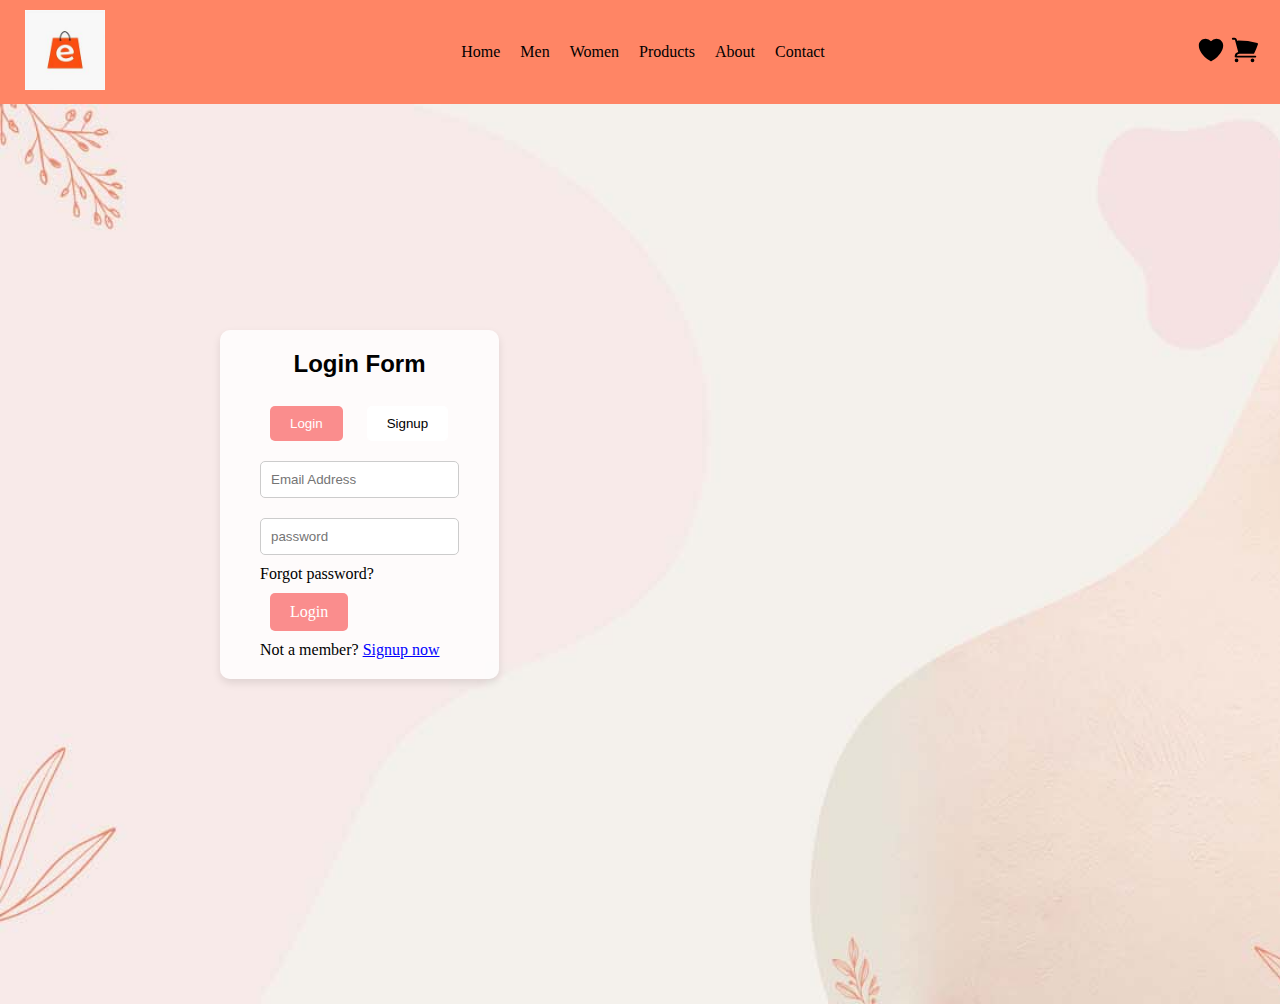
<file: index.html>
<!DOCTYPE html>
<html lang="en">
<head>
    <meta charset="UTF-8">
    <meta name="viewport" content="width=device-width, initial-scale=1.0">
    <title>Document</title>
    <link rel="stylesheet" href="./css/login.css">
</head>
<body>
          <!-- navbar -->
          <div class="header">
            <div class="navbar">
                <div class="logo">
                    <img src="./images/logo.png" width="90px" alt="Company Logo">
                </div>
                <nav>
                    <ul>
                        <li><a href="./code.html">Home</a></li>
                        <li class="dropdown">
                            <a href="#">Men</a>
                            <div class="dropdown-content">
                                <a href="mtshirt.html">T-Shirts</a>
                                <a href="mshirt.html">Shirts</a>
                                <a href="mj.html">Jeans</a>
                            </div>
                        </li>
                        <li class="dropdown">
                            <a href="#">Women</a>
                            <div class="dropdown-content">
                                <a href="./ethnic.html">Ethnic Wear</a>
                                <a href="./western.html">Western Wear</a>
                                <a href="./jewellery.html">Skirts</a>
                            </div>
                        </li>
                        <li class="dropdown">
                            <a href="#">Products</a>
                            <div class="dropdown-content">
                                <a href="./handbags.html">Handbags</a>
                                <a href="./watch.html">Watches</a>
                                <a href="./sunglass.html">Sunglasses</a>
                                <a href="./backpack.html">Backpacks</a>
                            </div>
                        </li>
                        <li><a href="#">About</a></li>
                        <li><a href="./contact.html">Contact</a></li>
                    </ul>
                </nav>
                <div class="cart">
                    <svg xmlns="http://www.w3.org/2000/svg" viewBox="0 0 24 24" fill="currentColor" class="size-6">
                        <path d="m11.645 20.91-.007-.003-.022-.012a15.247 15.247 0 0 1-.383-.218 25.18 25.18 0 0 1-4.244-3.17C4.688 15.36 2.25 12.174 2.25 8.25 2.25 5.322 4.714 3 7.688 3A5.5 5.5 0 0 1 12 5.052 5.5 5.5 0 0 1 16.313 3c2.973 0 5.437 2.322 5.437 5.25 0 3.925-2.438 7.111-4.739 9.256a25.175 25.175 0 0 1-4.244 3.17 15.247 15.247 0 0 1-.383.219l-.022.012-.007.004-.003.001a.752.752 0 0 1-.704 0l-.003-.001Z" />
                      </svg>
    
    
                    <svg xmlns="http://www.w3.org/2000/svg" viewBox="0 0 24 24" fill="currentColor" class="size-6">
                        <path d="M2.25 2.25a.75.75 0 0 0 0 1.5h1.386c.17 0 .318.114.362.278l2.558 9.592a3.752 3.752 0 0 0-2.806 3.63c0 .414.336.75.75.75h15.75a.75.75 0 0 0 0-1.5H5.378A2.25 2.25 0 0 1 7.5 15h11.218a.75.75 0 0 0 .674-.421 60.358 60.358 0 0 0 2.96-7.228.75.75 0 0 0-.525-.965A60.864 60.864 0 0 0 5.68 4.509l-.232-.867A1.875 1.875 0 0 0 3.636 2.25H2.25ZM3.75 20.25a1.5 1.5 0 1 1 3 0 1.5 1.5 0 0 1-3 0ZM16.5 20.25a1.5 1.5 0 1 1 3 0 1.5 1.5 0 0 1-3 0Z" />
                      </svg>
                </div>
            </div>

            <section class="bg">
                <div class="login">
                    <h2>Login Form</h2><br>
                    <button class="buttonlogin">Login</button>
                    <button class="btnsignup">Signup</button>
                    <form>
                        <input class="inputstyle" type="email" placeholder="Email Address"/><br>
                        <input class="inputstyle" type="password" placeholder="password"/><br>
                        <a href="forgot.html" target="_blank">Forgot password?</a><br>
                        <a class="container" href="code.html">Login</a><br>
                        <p1>Not a member? <a herf="#"><span>Signup now</span></a></p1>
                    </form>
                </div>
            </section>
            
    
</body>
</html>
</file>
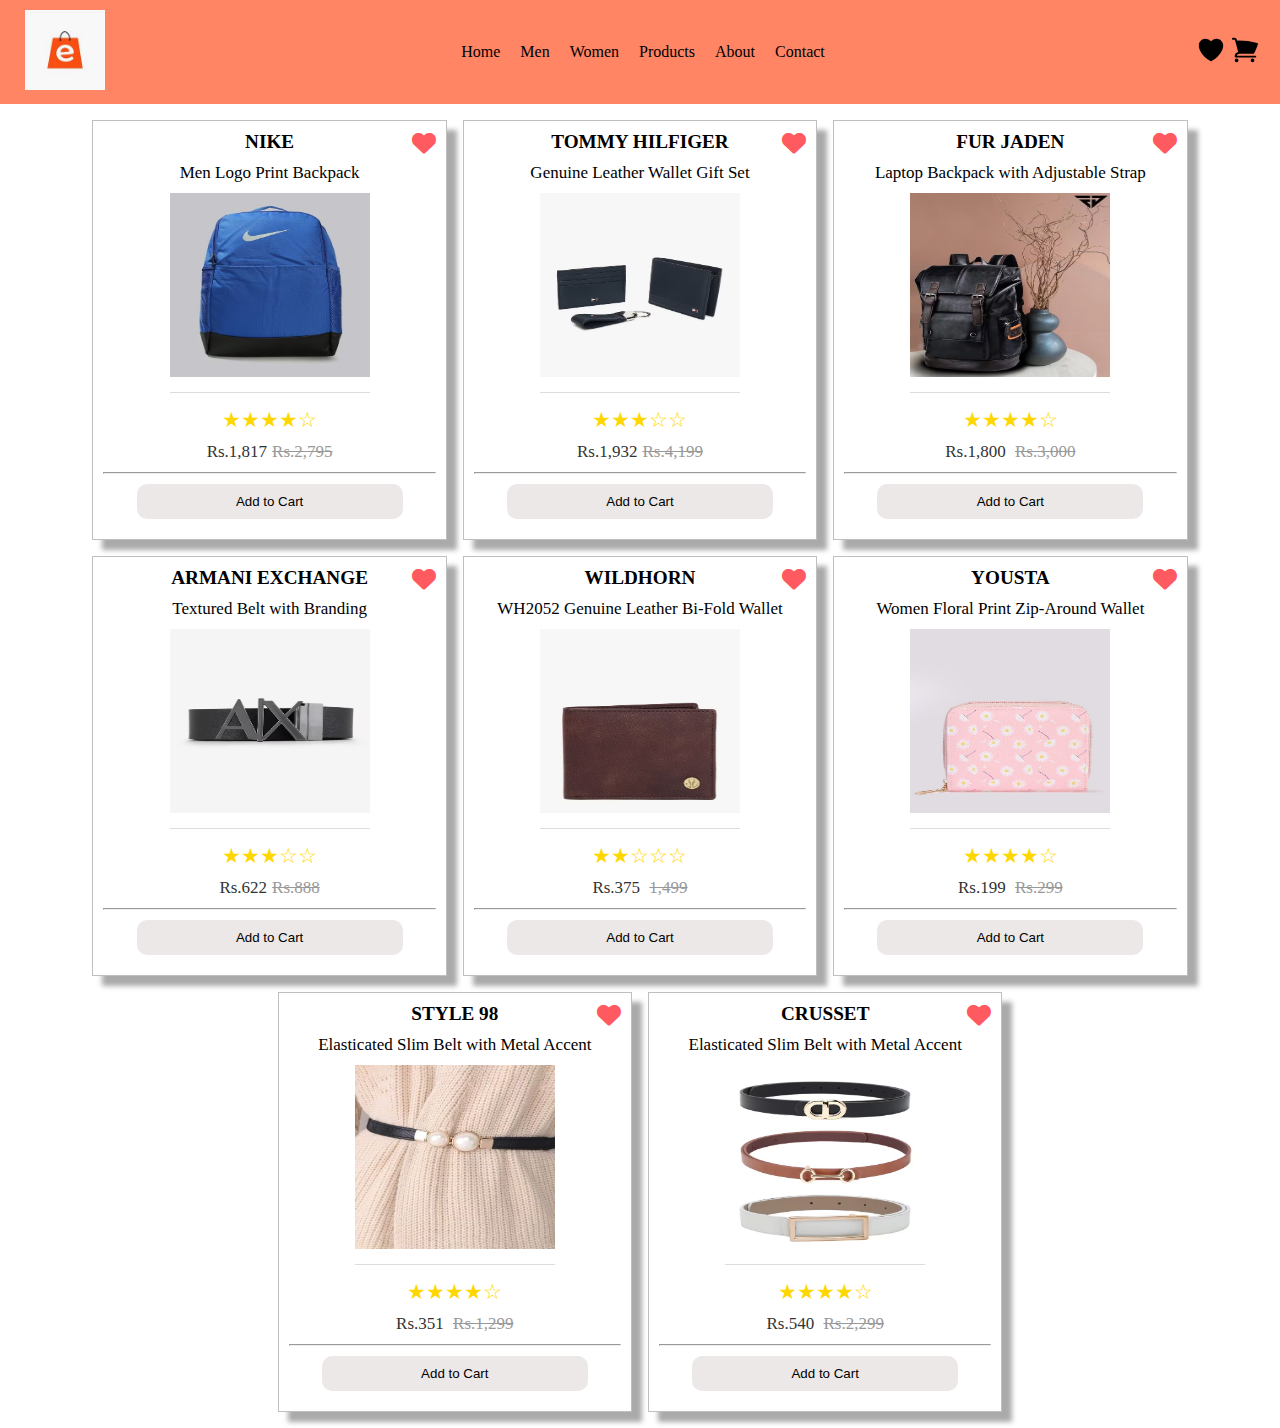
<file: backpack.html>
<!DOCTYPE html>
<html lang="en">
<head>
    <meta charset="UTF-8">
    <meta name="viewport" content="width=device-width, initial-scale=1.0">
    <title>backpack</title>
    <link rel="stylesheet" href="./css/back.css">
    <link rel="stylesheet" href="https://cdnjs.cloudflare.com/ajax/libs/font-awesome/6.1.1/css/all.min.css">
</head>
<body>
      <!-- navbar -->
      <div class="header">
        <div class="navbar">
            <div class="logo">
                <img src="./images/logo.png" width="90px" alt="Company Logo">
            </div>
            <nav>
                <ul>
                    <li><a href="./code.html">Home</a></li>
                    <li class="dropdown">
                        <a href="#">Men</a>
                        <div class="dropdown-content">
                            <a href="mt.html">T-Shirts</a>
                            <a href="mst.html">Shirts</a>
                            <a href="#">Jeans</a>
                        </div>
                    </li>
                    <li class="dropdown">
                        <a href="#">Women</a>
                        <div class="dropdown-content">
                            <a href="./ethnic.html">Ethnic Wear</a>
                            <a href="./western.html">Western Wear</a>
                            <a href="./jewellery.html">Jewellery</a>
                        </div>
                    </li>
                    <li class="dropdown">
                        <a href="#">Products</a>
                        <div class="dropdown-content">
                            <a href="./handbags.html">Handbags</a>
                            <a href="./watch.html">Watches</a>
                            <a href="./sunglass.html">Sunglasses</a>
                            <a href="./backpack.html">Backpacks</a>
                        </div>
                    </li>
                    <li><a href="#">About</a></li>
                    <li><a href="./contact.html">Contact</a></li>
                </ul>
            </nav>
            <div class="cart">
                <svg xmlns="http://www.w3.org/2000/svg" viewBox="0 0 24 24" fill="currentColor" class="size-6">
                    <path d="m11.645 20.91-.007-.003-.022-.012a15.247 15.247 0 0 1-.383-.218 25.18 25.18 0 0 1-4.244-3.17C4.688 15.36 2.25 12.174 2.25 8.25 2.25 5.322 4.714 3 7.688 3A5.5 5.5 0 0 1 12 5.052 5.5 5.5 0 0 1 16.313 3c2.973 0 5.437 2.322 5.437 5.25 0 3.925-2.438 7.111-4.739 9.256a25.175 25.175 0 0 1-4.244 3.17 15.247 15.247 0 0 1-.383.219l-.022.012-.007.004-.003.001a.752.752 0 0 1-.704 0l-.003-.001Z" />
                  </svg>


                <svg xmlns="http://www.w3.org/2000/svg" viewBox="0 0 24 24" fill="currentColor" class="size-6">
                    <path d="M2.25 2.25a.75.75 0 0 0 0 1.5h1.386c.17 0 .318.114.362.278l2.558 9.592a3.752 3.752 0 0 0-2.806 3.63c0 .414.336.75.75.75h15.75a.75.75 0 0 0 0-1.5H5.378A2.25 2.25 0 0 1 7.5 15h11.218a.75.75 0 0 0 .674-.421 60.358 60.358 0 0 0 2.96-7.228.75.75 0 0 0-.525-.965A60.864 60.864 0 0 0 5.68 4.509l-.232-.867A1.875 1.875 0 0 0 3.636 2.25H2.25ZM3.75 20.25a1.5 1.5 0 1 1 3 0 1.5 1.5 0 0 1-3 0ZM16.5 20.25a1.5 1.5 0 1 1 3 0 1.5 1.5 0 0 1-3 0Z" />
                  </svg>
            </div>
        </div>
        <!-- products -->
    <div class="container">
        <div class="men">
            <div class="wishlist"><i class="fas fa-heart"></i></div>
            <h3>NIKE</h3>
            <p>Men Logo Print Backpack</p>
            <img src="./images/BAG/NIKE.JPG" width="300px" height="200px">
            <div class="rating">
                <span>&#9733;&#9733;&#9733;&#9733;&#9734;</span>
            </div>
            <p class="price">Rs.1,817<span class="original-price">Rs.2,795</span></p>
            <hr>
            <button class="pd">Add to Cart</button>
        </div>
        <div class="men">
            <div class="wishlist"><i class="fas fa-heart"></i></div>
            <h3>TOMMY HILFIGER</h3>
            <p>Genuine Leather Wallet Gift Set</p>
            <img src="./images/BAG/TOMMY.JPG" width="200px" height="200px">
            <div class="rating">
                <span>&#9733;&#9733;&#9733;&#9734;&#9734;</span>
            </div>
            <p class="price">Rs.1,932<span class="original-price">Rs.4,199</span></p>
            <hr>
            <button class="pd">Add to Cart</button>
        </div>
        <div class="men">
            <div class="wishlist"><i class="fas fa-heart"></i></div>
            <h3>FUR JADEN</h3>
            <p>Laptop Backpack with Adjustable Strap</p>
            <img src="./images/BAG/FUR.JPG" width="300px" height="200px">
            <div class="rating">
                <span>&#9733;&#9733;&#9733;&#9733;&#9734;</span>
            </div>
            <p class="price">Rs.1,800 <span class="original-price">Rs.3,000</span></p>
            <hr>
            <button class="pd">Add to Cart</button>
        </div>
        <div class="men">
            <div class="wishlist"><i class="fas fa-heart"></i></div>
            <h3>ARMANI EXCHANGE</h3>
            <p>Textured Belt with Branding </p>
            <img src="./images/BAG/ARMANI.JPG" width="200px" height="200px">
            <div class="rating">
                <span>&#9733;&#9733;&#9733;&#9734;&#9734;</span>
            </div>
            <p class="price">Rs.622<span class="original-price">Rs.888</span></p>
            <hr>
            <button class="pd">Add to Cart</button>
        </div>
        
        <div class="men">
            <div class="wishlist"><i class="fas fa-heart"></i></div>
            <h3>WILDHORN</h3>
            <P>WH2052 Genuine Leather Bi-Fold Wallet</P>
            <img src="./images/BAG/WILDHORN.JPG" width="300px" height="200px">
            <div class="rating">
                <span>&#9733;&#9733;&#9734;&#9734;&#9734;</span>
            </div>
            <p class="price">Rs.375 <span class="original-price">1,499</span></p>
            <hr>
            <button class="pd">Add to Cart</button>
        </div>
       
        <div class="men">
            <div class="wishlist"><i class="fas fa-heart"></i></div>
            <h3>YOUSTA</h3>
            <P>Women Floral Print Zip-Around Wallet</P>
            <img src="./images/BAG/yousta.jpg" width="300px" height="200px">
            <div class="rating">
                <span>&#9733;&#9733;&#9733;&#9733;&#9734;</span>
            </div>
            <p class="price">Rs.199 <span class="original-price">Rs.299</span></p>
            <hr>
            <button class="pd">Add to Cart</button>
        </div>
        <div class="men">
            <div class="wishlist"><i class="fas fa-heart"></i></div>
            <h3>STYLE 98</h3>
            <P>Elasticated Slim Belt with Metal Accent</P>
            <img src="./images/BAG/style98.jpg" width="300px" height="200px">
            <div class="rating">
                <span>&#9733;&#9733;&#9733;&#9733;&#9734;</span>
            </div>
            <p class="price">Rs.351 <span class="original-price">Rs.1,299</span></p>
            <hr>
            <button class="pd">Add to Cart</button>
        </div>
        <div class="men">
            <div class="wishlist"><i class="fas fa-heart"></i></div>
            <h3>CRUSSET</h3>
            <P>Elasticated Slim Belt with Metal Accent</P>
            <img src="./images/BAG/crusset.jpg" width="300px" height="200px">
            <div class="rating">
                <span>&#9733;&#9733;&#9733;&#9733;&#9734;</span>
            </div>
            <p class="price">Rs.540 <span class="original-price">Rs.2,299</span></p>
            <hr>
            <button class="pd">Add to Cart</button>
        </div>
    </div>
</div>
</body>
</html>
</file>
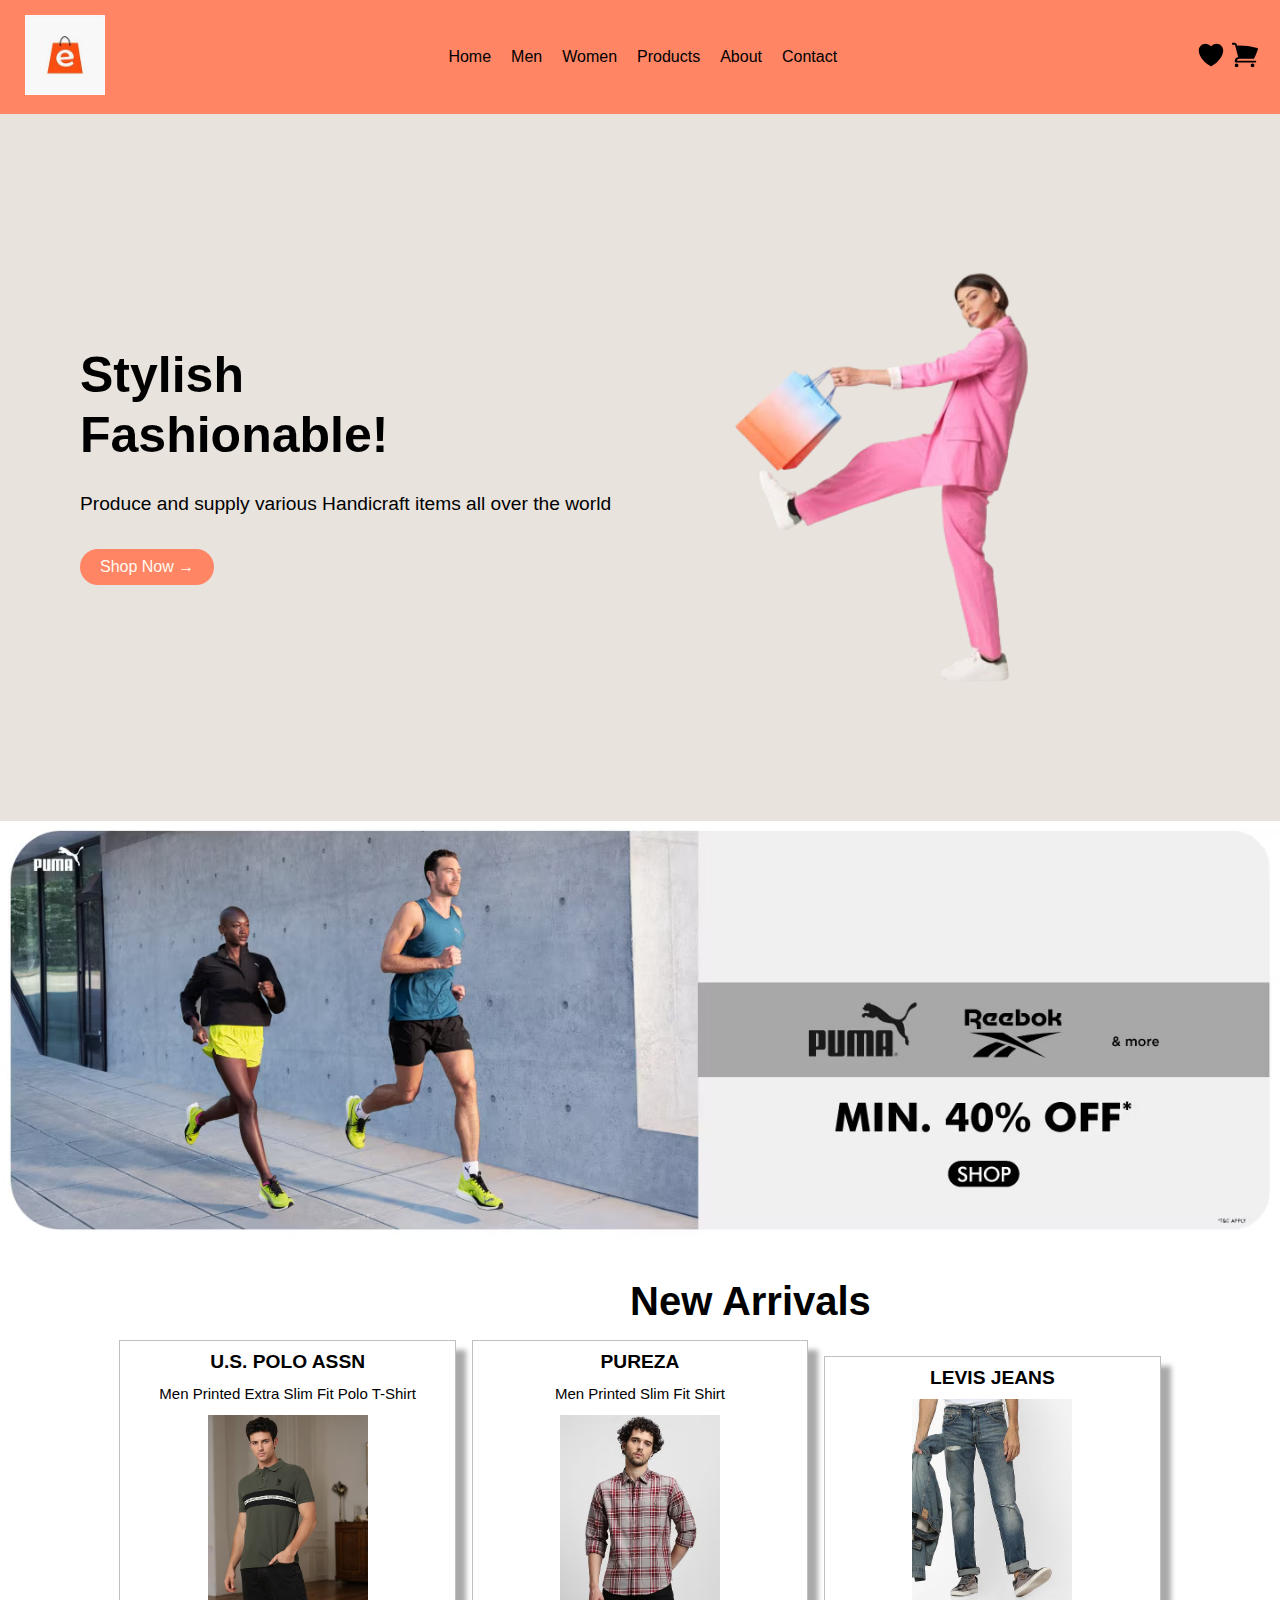
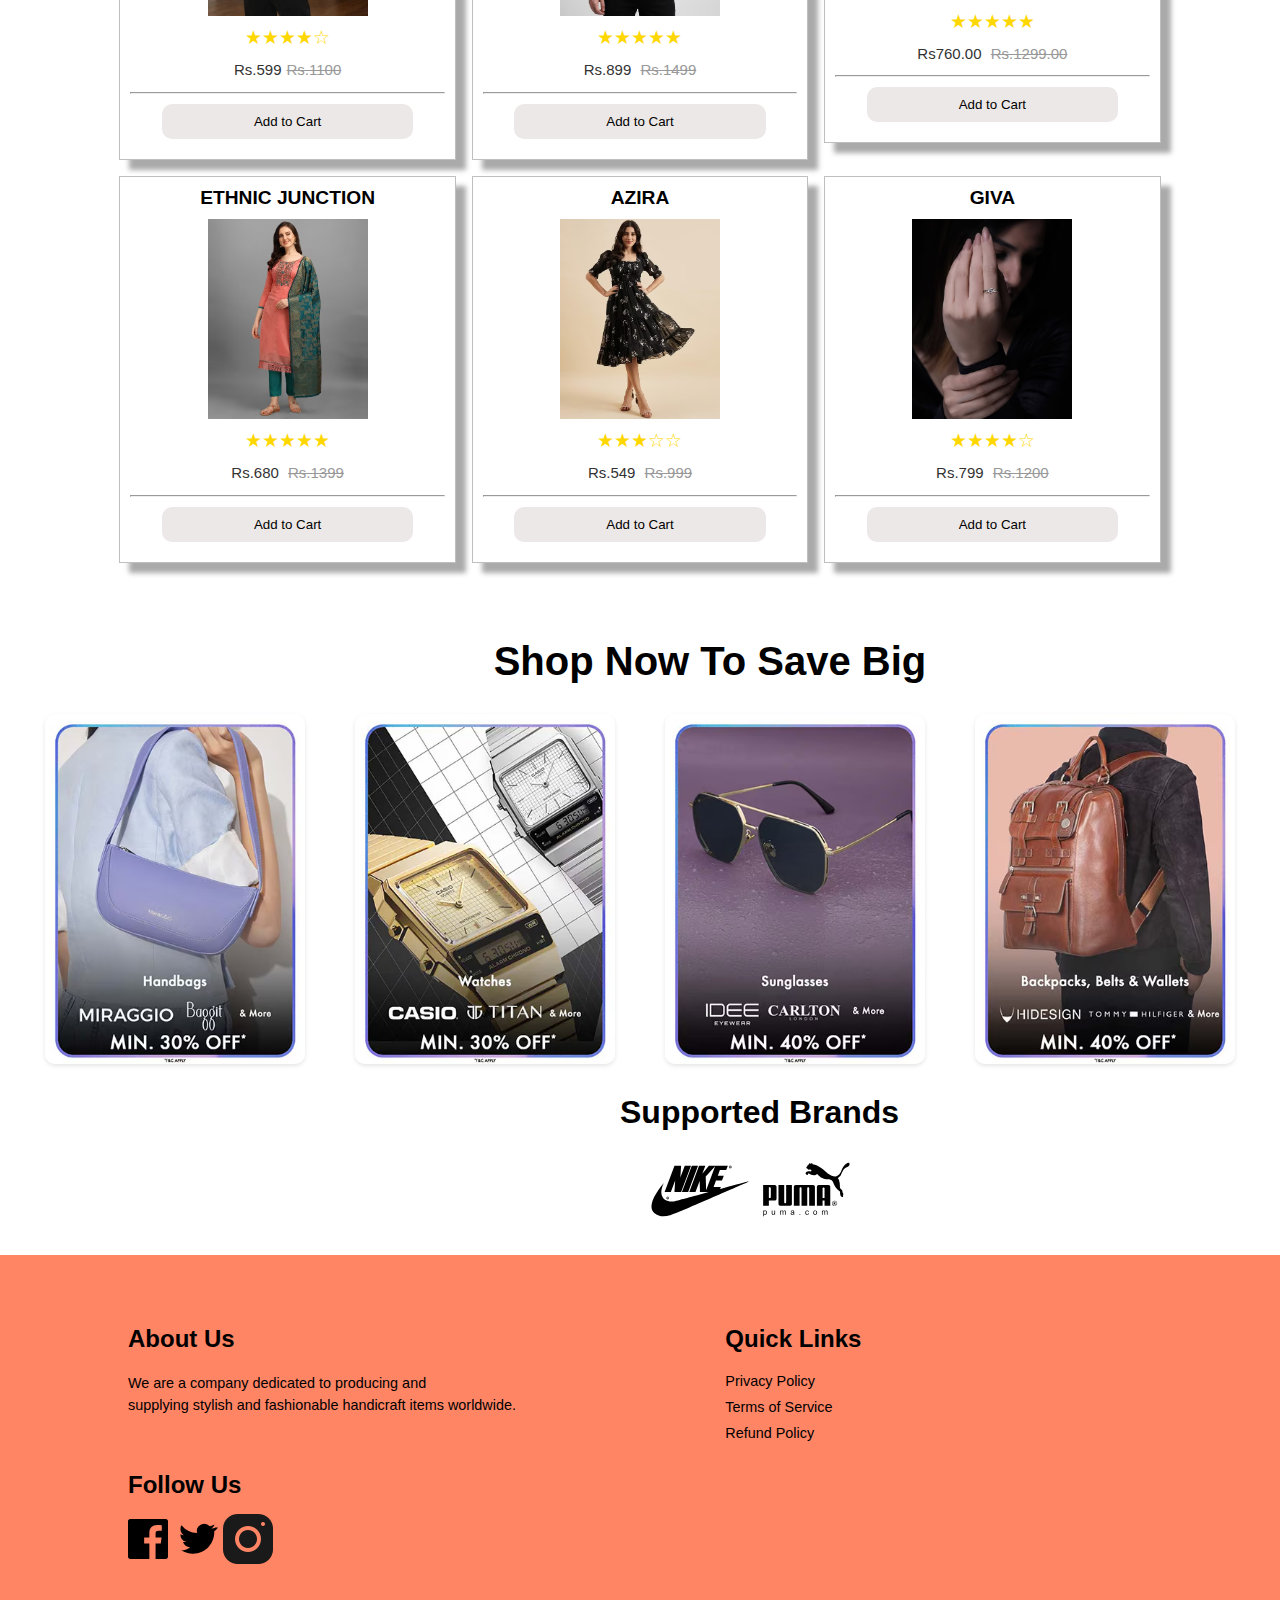
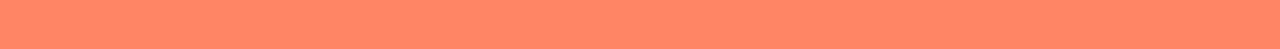
<file: code.html>
<!DOCTYPE html>
<html lang="en">
<head>
    <meta charset="UTF-8">
    <meta name="viewport" content="width=device-width, initial-scale=1.0">
    <title>Home pAGE</title>
    <link rel="stylesheet" href="./css/style.css">
</head>
<body>
    <div class="header">
        <div class="navbar">
            <div class="logo">
                <img src="./images/logo.png" width="90px" alt="Company Logo">
            </div>
            <nav>
                <ul>
                    <li><a href="./code.html">Home</a></li>
                    <li class="dropdown">
                        <a href="#">Men</a>
                        <div class="dropdown-content">
                            <a href="mtshirt.html">T-Shirts</a>
                            <a href="mshirt.html">Shirts</a>
                            <a href="mj.html">Jeans</a>
                        </div>
                    </li>
                    <li class="dropdown">
                        <a href="#">Women</a>
                        <div class="dropdown-content">
                            <a href="ethnic.html">Ethnic Wear</a>
                            <a href="./western.html">Western Wear</a>
                            <a href="./jewellery.html">Jewellery</a>
                        </div>
                    </li>
                    <li class="dropdown">
                        <a href="#">Products</a>
                        <div class="dropdown-content">
                            <a href="handbags.html">Handbags</a>
                            <a href="watch.html">Watches</a>
                            <a href="sunglass.html">Sunglasses</a>
                            <a href="backpack.html">Backpacks</a>
                        </div>
                    </li>
                    <li><a href="#">About</a></li>
                    <li><a href="./contact.html">Contact</a></li>
                </ul>
            </nav>
            <div class="cart">
                <svg xmlns="http://www.w3.org/2000/svg" viewBox="0 0 24 24" fill="currentColor" class="w1">
                    <path d="m11.645 20.91-.007-.003-.022-.012a15.247 15.247 0 0 1-.383-.218 25.18 25.18 0 0 1-4.244-3.17C4.688 15.36 2.25 12.174 2.25 8.25 2.25 5.322 4.714 3 7.688 3A5.5 5.5 0 0 1 12 5.052 5.5 5.5 0 0 1 16.313 3c2.973 0 5.437 2.322 5.437 5.25 0 3.925-2.438 7.111-4.739 9.256a25.175 25.175 0 0 1-4.244 3.17 15.247 15.247 0 0 1-.383.219l-.022.012-.007.004-.003.001a.752.752 0 0 1-.704 0l-.003-.001Z" />
                </svg>
                <svg xmlns="http://www.w3.org/2000/svg" viewBox="0 0 24 24" fill="currentColor" class="w1">
                    <path d="M2.25 2.25a.75.75 0 0 0 0 1.5h1.386c.17 0 .318.114.362.278l2.558 9.592a3.752 3.752 0 0 0-2.806 3.63c0 .414.336.75.75.75h15.75a.75.75 0 0 0 0-1.5H5.378A2.25 2.25 0 0 1 7.5 15h11.218a.75.75 0 0 0 .674-.421 60.358 60.358 0 0 0 2.96-7.228.75.75 0 0 0-.525-.965A60.864 60.864 0 0 0 5.68 4.509l-.232-.867A1.875 1.875 0 0 0 3.636 2.25H2.25ZM3.75 20.25a1.5 1.5 0 1 1 3 0 1.5 1.5 0 0 1-3 0ZM16.5 20.25a1.5 1.5 0 1 1 3 0 1.5 1.5 0 0 1-3 0Z" />
                </svg>
            </div>
        </div>
        <div class="row">
            <div class="col-2">
                <h1>Stylish<br> Fashionable!</h1>
                <p>Produce and supply various Handicraft items all over the world</p>
                <a href="#" class="btn">Shop Now &#8594;</a>
            </div>
            <div class="col-2">
                <img src="./images/f2-bg-preview.png" alt="Fashionable Handicraft Items">
            </div>  
        </div> 
    </div> 
    <!-- <div class="container">
        <div class="sidebar">
            <h2>Category</h2>
            <ul class="category-list">
                <li><a href="#">Clothes<span class="plus-symbol">+</span></a></li>
                <li><a href="#">Footwear<span class="plus-symbol">+</span></a></li>
                <li><a href="#">Jewelry<span class="plus-symbol">+</span></a></li>
                <li><a href="#">Perfume<span class="plus-symbol">+</span></a></li>
                <li><a href="#">Cosmetics<span class="plus-symbol">+</span></a></li>
                <li><a href="#">Glasses<span class="plus-symbol">+</span></a></li>
                <li><a href="#">Bags<span class="plus-symbol">+</span></a></li>
            </ul>
        </div> -->
        <div class="carousel">
            <div class="carousel-images">
                <img src="./images/img1.jpg" alt="PUMA REEBOK MIN40">
                <img src="./images/img2.jpg" alt="TEAMSPIRIT NETPLAY MIN50">
            </div>
        </div>
        <div class="content1">
            <h2 class="new">New Arrivals</h2>
            <div class="product-grid">
                <div class="product-item">
                    <div class="wishlist"><i class="fas fa-heart"></i></div>
                    <h3>U.S. POLO ASSN</h3>
                    <p>Men Printed Extra Slim Fit Polo T-Shirt</p>
                    <a href="mtshirt.html">
                        <img src="./images/men/tshirts/us.jpg" width="100px">
                    </a>
                    <div class="rating">
                        <span>&#9733;&#9733;&#9733;&#9733;&#9734;</span>
                    </div>
                    <p class="price">Rs.599<span class="original-price">Rs.1100</span></p>
                    <hr class="hr">
                    <button class="pd">Add to Cart</button>
                </div>
                <div class="product-item">
                    <h3>PUREZA</h3>
                    <p>Men Printed Slim Fit Shirt</p>
                    <a href="mshirt.html">
                        <img src="./images/men/shirts/den.jpg" alt="" width="100px">
                    </a>
                    <div class="rating">
                        <span>&#9733;&#9733;&#9733;&#9733;&#9733;</span>
                    </div>
                    <p class="price">Rs.899 <span class="original-price">Rs.1499</span></p><hr>
                    <button class="pd">Add to Cart</button>
                </div>
                <div class="product-item">
                    <h3>LEVIS JEANS</h3>
                    <a href="mj.html">
                        <img src="./images/men/jeans/levis.jpg" alt="" width="100px">
                    </a>
                    <div class="rating">
                        <span>&#9733;&#9733;&#9733;&#9733;&#9733;</span>
                    </div>
                    <p class="price">Rs760.00 <span class="original-price">Rs.1299.00</span></p><hr>
                    <button class="pd">Add to Cart</button>
                </div>
                <div class="product-item">
                    <div class="wishlist"><i class="fas fa-heart"></i></div>
                    <h3>ETHNIC JUNCTION</h3>
                    <a href="ethnic.html">
                        <img src="./images/Women/ew/etnic.jpg" width="100px">
                    </a>
                    <div class="rating">
                        <span>&#9733;&#9733;&#9733;&#9733;&#9733;</span>
                    </div>
                    <p class="price">Rs.680 <span class="original-price">Rs.1399</span></p>
                    <hr>
                    <button class="pd">Add to Cart</button>
                </div>
                <div class="product-item">
                    <h3>AZIRA</h3>
                    <a href="./western.html">
                        <img src="./images/Women/ww/azira.jpg" width="100px">
                    </a>
                    <div class="rating">
                        <span>&#9733;&#9733;&#9733;&#9734;&#9734;</span>
                    </div>
                    <p class="price">Rs.549 <span class="original-price">Rs.999</span></p>
                    <hr>
                    <button class="pd">Add to Cart</button>
                </div>
                <div class="product-item">
                    <h3>GIVA</h3>
                    <a href="./jewellery.html">
                        <img src="./images/Women/jew/giva.jpg" width="100px">
                    </a>
                    <div class="rating">
                        <span>&#9733;&#9733;&#9733;&#9733;&#9734;</span>
                    </div>
                    <p class="price">Rs.799 <span class="original-price">Rs.1200</span></p><hr>
                    <button class="pd">Add to Cart</button>
                </div>
            </div>
        </div>
    
    <div class="promo">
        <h2>Shop Now To Save Big</h2>
        <div class="promo-items">
            <div class="promo-item">
                <a href="handbags.html">
                    <img src="./images/c1.jpg" alt="Sunglasses">
                </a>
               
            </div>
            <div class="promo-item">
                <a href="watch.html">
                    <img src="./images/c2.jpg" alt="Watches">
                </a>
            </div>
            <div class="promo-item">
                <a href="sunglass.html">
                    <img src="./images/c3.jpg" alt="Watches">
                </a>
            </div>
            <div class="promo-item">
                <a href="backpack.html">
                    <img src="./images/c4.jpg" alt="Watches">
                </a>
            </div>
        </div>
    </div>
    <!-- brands -->
    <div class="brands1">
        <h2>Supported Brands</h2>
        <div class="brands">
            <svg xmlns="http://www.w3.org/2000/svg" class="nike" viewBox="0 0 192.756 192.756" id="nike"><g fill-rule="evenodd" clip-rule="evenodd"><path fill="#fff" d="M0 0h192.756v192.756H0V0z"></path><path d="M34.175 107.36c-1.488 0-2.653 1.041-2.653 2.56 0 1.52 1.171 2.555 2.653 2.555 1.481 0 2.653-1.042 2.653-2.555 0-1.519-1.166-2.56-2.653-2.56zm0 4.383c-1.061 0-1.848-.775-1.848-1.823 0-1.047.781-1.828 1.848-1.828 1.054 0 1.847.793 1.847 1.828 0 1.029-.8 1.823-1.847 1.823zM59.99 98.406H47.075l1.468-22.448-8.387 22.448H28.163l19.029-50.739h12.761L58.48 70.423l8.546-22.756H79.02L59.99 98.406zM61.548 98.406l19.028-50.739h11.993L73.541 98.406H61.548z"></path><path d="M26.78 80.917c-16.759 19.681-32.568 45.868-18.604 57.927 13.531 11.686 30.444 4.767 41.976.154s138.995-59.965 138.995-59.965c1.23-.615 1-1.384-.538-1-.62.155-138.764 37.593-138.764 37.593-17.53 4.921-37.518-5.804-23.065-34.709z"></path><path d="M34.627 110.1c.372-.018.663-.21.663-.725 0-.664-.434-.831-1.159-.831h-1.042v2.753h.695v-1.172h.117l.633 1.172h.799l-.706-1.197zm-.446-.446h-.396v-.639h.334c.205 0 .44.024.44.291 0 .286-.136.348-.378.348zM154.733 47.512c-1.488 0-2.653 1.042-2.653 2.56 0 1.519 1.172 2.554 2.653 2.554s2.653-1.042 2.653-2.554c.001-1.518-1.164-2.56-2.653-2.56zm0 4.384c-1.061 0-1.848-.775-1.848-1.823 0-1.047.781-1.828 1.848-1.828 1.054 0 1.848.793 1.848 1.828 0 1.029-.8 1.823-1.848 1.823z"></path><path d="M155.186 50.252c.372-.018.664-.21.664-.725 0-.664-.435-.831-1.159-.831h-1.042v2.752h.694v-1.171h.118l.632 1.171h.8l-.707-1.196zm-.447-.446h-.396v-.639h.335c.204 0 .44.025.44.292 0 .285-.137.347-.379.347zM146.831 56.124l3.223-8.457H113.46l-12.565 15.222 5.801-15.222H94.549L75.673 98.406h11.993l8.059-21.218.552 21.218 36.799-.08 3.503-9.76h-13.991l4.597-12.3h11.531l3.548-9.456h-11.531l3.953-10.686h12.145zm-38.656 38.899l-.769-26.445 18.133-19.909-17.364 46.354z"></path></g></svg>
            <svg xmlns="http://www.w3.org/2000/svg"  class="puma" viewBox="0 0 192.756 192.756" id="puma"><path fill="#fff" d="M0 0h192.756v192.756H0z"></path><path d="M107.431 42.271c-.545.082-1.07 2.089-2.121 3.137-.773.753-1.732.709-2.244 1.641-.195.347-.133.943-.353 1.515-.431 1.142-1.944 1.243-1.944 2.489-.004 1.345 1.262 1.602 2.36 2.556.856.766.938 1.296 1.979 1.669.885.301 2.205-.685 3.391-.33.975.29 1.908.499 2.129 1.499.193.924-.014 2.354-1.195 2.188-.397-.045-2.127-.625-4.248-.401-2.562.292-5.481 1.128-5.77 3.983-.156 1.594 1.816 3.476 3.723 3.094 1.318-.26.695-1.814 1.412-2.569.939-.968 6.271 3.376 11.227 3.376 2.086 0 3.64-.527 5.179-2.142.146-.123.319-.387.543-.404.211.018.575.224.696.312 3.99 3.207 7.009 9.642 21.677 9.717 2.063.013 4.411.997 6.329 2.746 1.712 1.583 2.714 4.046 3.688 6.544 1.469 3.746 4.098 7.393 8.086 11.448.219.217 3.502 2.771 3.764 2.96.041.028.283.604.199.926-.099 2.434-.451 9.506 4.822 9.824 1.286.066.95-.842.95-1.463-.002-1.232-.228-2.457.422-3.719.89-1.732-1.883-2.531-1.803-6.283.06-2.795-2.293-2.319-3.481-4.449-.687-1.235-1.297-1.89-1.254-3.398.27-8.496-1.808-14.079-2.843-15.45-.81-1.035-1.478-1.445-.735-1.925 4.397-2.907 5.396-5.61 5.396-5.61 2.34-5.501 4.444-10.525 7.349-12.736.584-.457 2.082-1.578 3-2.015 2.711-1.277 4.135-2.051 4.922-2.816 1.241-1.211 2.229-3.741 1.035-5.274-1.484-1.893-4.05-.391-5.183.281-8.091 4.801-9.281 13.271-12.085 18.133-2.235 3.887-5.87 6.741-9.12 6.975-2.435.181-5.062-.312-7.677-1.46-6.36-2.789-9.84-6.389-10.662-7.025-1.709-1.318-14.975-14.342-25.721-14.872 0 0-1.334-2.671-1.67-2.715-.785-.101-1.59 1.594-2.166 1.792-.544.178-1.456-1.837-2.003-1.749zM60.117 119.991c-1.012-.025-1.871-.855-1.871-1.881l.002-33.525H47.199v36.954c0 1.812 1.467 3.289 3.269 3.289H69.78c1.812 0 3.262-1.478 3.262-3.289V84.585h-11.04l-.009 33.525c.001 1.026-.86 1.856-1.876 1.881zM97.108 84.585h-16.72a3.597 3.597 0 0 0-3.591 3.608v36.635h11.06V91.225a1.856 1.856 0 0 1 1.869-1.846c1.032 0 1.86.796 1.884 1.817v33.633h11.012V91.195c.016-1.021.842-1.817 1.873-1.817 1.021 0 1.865.816 1.873 1.846v33.604h11.061V88.193a3.6 3.6 0 0 0-3.594-3.608H97.108zM39.829 114.716H28.667v10.112H17.623V84.585h22.276c1.994 0 3.551 1.621 3.551 3.624v22.878a3.618 3.618 0 0 1-3.621 3.629zm-7.415-23.422a1.89 1.89 0 0 0-1.869-1.916h-1.878v20.355h1.878c.973 0 1.878-.774 1.869-1.891V91.294zM160.299 120.058c0 2.734-2.192 4.957-4.905 4.957a4.935 4.935 0 0 1-4.941-4.957c0-2.694 2.203-4.949 4.861-4.949 2.79-.003 4.985 2.185 4.985 4.949zm-4.976-4.229c-2.221 0-4.084 1.917-4.084 4.242 0 2.333 1.863 4.234 4.152 4.234 2.271 0 4.113-1.901 4.113-4.234 0-2.329-1.842-4.242-4.113-4.242h-.068z"></path><path d="M157.711 122.925h-1.317l-1.695-2.257v2.257h-1.076v-5.705h1.129c1.541 0 2.357.58 2.357 1.693 0 .742-.482 1.398-1.154 1.598l-.08.028 1.836 2.386zm-2.827-3.183c.766 0 1.174-.271 1.174-.815 0-.484-.394-.734-1.142-.734h-.22v1.551l.188-.002zM135.97 124.828v-10.104h-3.757v10.104h-11.036V88.193c0-2 1.61-3.608 3.592-3.608h18.646a3.598 3.598 0 0 1 3.595 3.608v36.635h-11.04zm0-15.087V91.21c-.027-1.024-.854-1.812-1.884-1.812a1.87 1.87 0 0 0-1.873 1.841v18.502h3.757zM17.933 145.123v-11.056h1.233v1.039c.29-.406.619-.713.986-.916.365-.201.809-.306 1.331-.306.683 0 1.284.179 1.806.526.524.354.917.849 1.182 1.488.268.64.4 1.341.4 2.104 0 .817-.146 1.555-.441 2.21-.293.654-.719 1.155-1.279 1.505a3.293 3.293 0 0 1-1.765.521c-.453 0-.856-.096-1.215-.285a2.735 2.735 0 0 1-.884-.723v3.891l-1.354.002zm1.226-7.015c0 1.027.208 1.789.624 2.281.416.491.923.737 1.513.737.601 0 1.118-.254 1.547-.767.429-.508.645-1.297.645-2.365 0-1.02-.211-1.78-.629-2.289-.419-.506-.92-.76-1.5-.76-.578 0-1.089.27-1.534.809-.446.542-.666 1.328-.666 2.354zM39.448 142.062v-1.175c-.625.904-1.469 1.354-2.538 1.354-.47 0-.912-.09-1.321-.271-.408-.18-.711-.409-.909-.681a2.522 2.522 0 0 1-.419-1.005c-.054-.267-.082-.688-.082-1.267v-4.951h1.354v4.433c0 .709.029 1.185.083 1.431.087.357.268.635.542.84.278.203.619.305 1.025.305.406 0 .786-.104 1.144-.312.357-.207.608-.492.755-.85.149-.36.224-.881.224-1.562v-4.281h1.354v7.992h-1.212zM50.487 142.062v-7.992h1.21v1.119a2.82 2.82 0 0 1 1.002-.941c.417-.239.892-.36 1.423-.36.591 0 1.077.124 1.454.37.38.247.648.588.802 1.03.635-.933 1.457-1.4 2.469-1.4.794 0 1.403.222 1.83.66.426.438.64 1.115.64 2.027v5.487h-1.346v-5.035c0-.543-.044-.934-.131-1.172a1.16 1.16 0 0 0-.478-.575 1.5 1.5 0 0 0-.814-.22c-.563 0-1.028.188-1.4.562-.37.373-.558.972-.558 1.794v4.646h-1.354v-5.192c0-.604-.11-1.056-.332-1.356-.221-.3-.581-.451-1.084-.451-.38 0-.732.101-1.056.304-.324.2-.56.493-.704.879-.146.388-.219.944-.219 1.672v4.146h-1.354v-.002zM76.246 141.074c-.503.427-.986.727-1.449.903a4.186 4.186 0 0 1-1.495.263c-.879 0-1.552-.214-2.024-.642-.47-.431-.707-.979-.707-1.646 0-.394.087-.75.267-1.074a2.2 2.2 0 0 1 .699-.778c.29-.194.614-.344.976-.443a9.628 9.628 0 0 1 1.203-.203c1.094-.131 1.901-.285 2.417-.469.005-.185.008-.303.008-.352 0-.552-.128-.941-.385-1.166-.344-.309-.86-.46-1.541-.46-.637 0-1.107.11-1.414.334-.303.224-.526.619-.673 1.187l-1.323-.183c.121-.563.319-1.023.594-1.37.275-.351.676-.619 1.197-.808.521-.188 1.125-.283 1.814-.283.683 0 1.235.082 1.662.241.427.162.74.361.943.605.201.244.339.551.421.924.044.23.067.646.067 1.248v1.807c0 1.261.028 2.059.087 2.389.057.334.172.655.342.961h-1.416a2.808 2.808 0 0 1-.27-.985zm-.114-3.026c-.493.203-1.23.372-2.212.514-.557.08-.953.17-1.182.271a1.16 1.16 0 0 0-.534.442c-.125.191-.19.404-.19.642 0 .362.139.663.411.904.271.239.673.358 1.2.358.521 0 .986-.111 1.392-.341a2.11 2.11 0 0 0 .896-.938c.147-.305.218-.758.218-1.354l.001-.498zM87.69 142.062v-1.545h1.544v1.545zM104.511 139.132l1.329.176c-.146.916-.517 1.637-1.116 2.154-.599.52-1.336.778-2.209.778-1.093 0-1.974-.357-2.638-1.071-.666-.714-1-1.738-1-3.075 0-.862.146-1.618.431-2.266.287-.647.723-1.133 1.309-1.456a3.858 3.858 0 0 1 1.906-.486c.867 0 1.58.221 2.129.66.553.439.906 1.062 1.063 1.871l-1.317.202c-.127-.536-.349-.94-.666-1.212-.318-.271-.703-.406-1.156-.406-.684 0-1.238.244-1.664.734-.426.488-.641 1.262-.641 2.32 0 1.073.207 1.854.619 2.342.412.485.948.729 1.61.729.53 0 .976-.164 1.332-.49.356-.324.582-.826.679-1.504zM114.198 138.063c0-1.48.41-2.578 1.236-3.289.687-.59 1.523-.89 2.512-.89 1.101 0 1.998.36 2.695 1.082.697.72 1.045 1.713 1.045 2.982 0 1.03-.154 1.839-.463 2.428a3.266 3.266 0 0 1-1.346 1.374 3.923 3.923 0 0 1-1.932.488c-1.117 0-2.021-.357-2.713-1.076-.689-.715-1.034-1.747-1.034-3.099zm1.395 0c0 1.023.223 1.789.67 2.299.446.512 1.01.766 1.686.766.674 0 1.232-.257 1.68-.768.445-.512.668-1.293.668-2.342 0-.988-.223-1.738-.672-2.248-.451-.509-1.008-.763-1.676-.763-.676 0-1.238.254-1.686.761-.45.506-.67 1.273-.67 2.295zM130.981 142.062v-7.992h1.209v1.119a2.82 2.82 0 0 1 1.002-.941c.416-.239.894-.36 1.424-.36.591 0 1.076.124 1.453.37.381.247.648.588.804 1.03.635-.933 1.457-1.4 2.47-1.4.793 0 1.401.222 1.827.66.429.438.642 1.115.642 2.027v5.487h-1.347v-5.035c0-.543-.045-.934-.131-1.172-.09-.236-.25-.43-.479-.575a1.498 1.498 0 0 0-.813-.22c-.562 0-1.026.188-1.399.562-.369.373-.558.972-.558 1.794v4.646h-1.354v-5.192c0-.604-.11-1.056-.332-1.356-.221-.3-.58-.451-1.084-.451-.381 0-.731.101-1.057.304-.322.2-.559.493-.703.879-.146.388-.219.944-.219 1.672v4.146h-1.355v-.002z"></path></svg>
        </div>
    </div>

   <!-- Footer Section -->
<footer class="footer">
    <div class="container1">
        <div class="row1">
            <div class="col-md-6">
                <h2>About Us</h2>
                <p>We are a company dedicated to producing and <br> supplying stylish and fashionable handicraft items worldwide.</p>
            </div>
            <div class="col-md-3">
                <h2>Quick Links</h2>
                <ul>
                    <li><a href="#">Privacy Policy</a></li>
                    <li><a href="#">Terms of Service</a></li>
                    <li><a href="#">Refund Policy</a></li>
                </ul>
            </div>
            <div class="col-md-3">
                <h2>Follow Us</h2>
                <div class="social-media-icons">
                    <a href="https://facebook.com" target="_blank" title="Facebook">
                        <svg viewBox="0 0 24 24" fill="currentColor" xmlns="http://www.w3.org/2000/svg">
                            <path d="M22.675 0H1.325C.595 0 0 .594 0 1.324V22.676C0 23.406.594 24 1.325 24H12.81V14.706H9.692v-3.615h3.118V8.408c0-3.1 1.894-4.789 4.659-4.789 1.325 0 2.462.099 2.796.143v3.241l-1.918.001c-1.504 0-1.795.715-1.795 1.763v2.312h3.587l-.467 3.615h-3.12V24h6.116c.73 0 1.324-.594 1.324-1.324V1.324C24 .594 23.406 0 22.675 0z"/>
                        </svg>
                    </a>
                    <a href="https://twitter.com" target="_blank" title="Twitter">
                        <svg viewBox="0 0 24 24" fill="currentColor" xmlns="http://www.w3.org/2000/svg">
                            <path d="M22.562 5.044c-.81.36-1.68.602-2.592.71a4.526 4.526 0 0 0 1.984-2.496 9.035 9.035 0 0 1-2.866 1.095 4.513 4.513 0 0 0-7.69 4.116 12.81 12.81 0 0 1-9.3-4.715 4.49 4.49 0 0 0-.612 2.27 4.51 4.51 0 0 0 2.008 3.755 4.495 4.495 0 0 1-2.044-.564v.057a4.515 4.515 0 0 0 3.615 4.425 4.52 4.52 0 0 1-2.04.077 4.514 4.514 0 0 0 4.214 3.134 9.055 9.055 0 0 1-5.604 1.93A9.18 9.18 0 0 1 2 18.786a12.755 12.755 0 0 0 6.918 2.027c8.3 0 12.84-6.884 12.84-12.84 0-.195-.005-.39-.014-.583a9.172 9.172 0 0 0 2.252-2.336"/>
                        </svg>
                    </a>
                    <a href="https://instagram.com" target="_blank" title="Instagram">
                        <img src="./images/icons8-instagram-64.png" alt="">
                </div>  
            </div>  
        </div>        
    </div>      
</body>
</html>
</file>
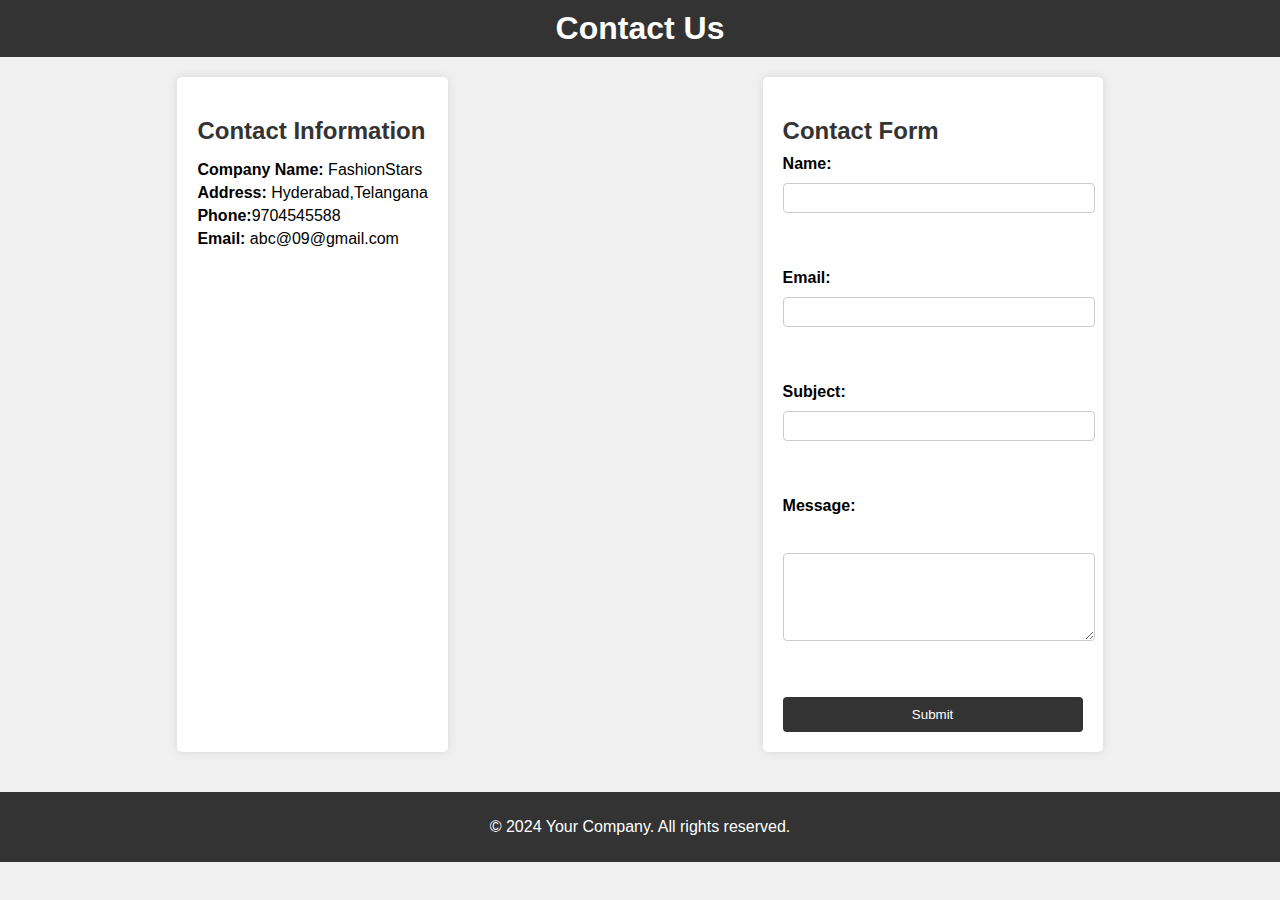
<file: contact.html>
<!DOCTYPE html>
<html lang="en">
<head>
    <meta charset="UTF-8">
    <meta name="viewport" content="width=device-width, initial-scale=1.0">
    <title>Contact Us</title>
    <link rel="stylesheet" href="./css/contact.css">
</head>
<body>
    <header>
        <h1>Contact Us</h1>
    </header>
    <main>
        <section class="contact-info">
            <h2>Contact Information</h2>
            <ul>
                <li><strong>Company Name:</strong> FashionStars</li>
                <li><strong>Address:</strong> Hyderabad,Telangana</li>
                <li><strong>Phone:</strong>9704545588 </li>
                <li><strong>Email:</strong> abc@09@gmail.com</li>
            </ul>
        </section>
        
        <section class="contact-form">
            <h2>Contact Form</h2>
            <form>
                <label for="name">Name:</label>
                <input type="text" id="name" name="name" required><br><br>

                <label for="email">Email:</label>
                <input type="email" id="email" name="email" required><br><br>

                <label for="subject">Subject:</label>
                <input type="text" id="subject" name="subject"><br><br>

                <label for="message">Message:</label><br>
                <textarea id="message" name="message" rows="4" required></textarea><br><br>

                <button type="submit">Submit</button>
            </form>
        </section>
    </main>
    <footer>
        <p>&copy; 2024 Your Company. All rights reserved.</p>
    </footer>
</body>
</html>
</file>
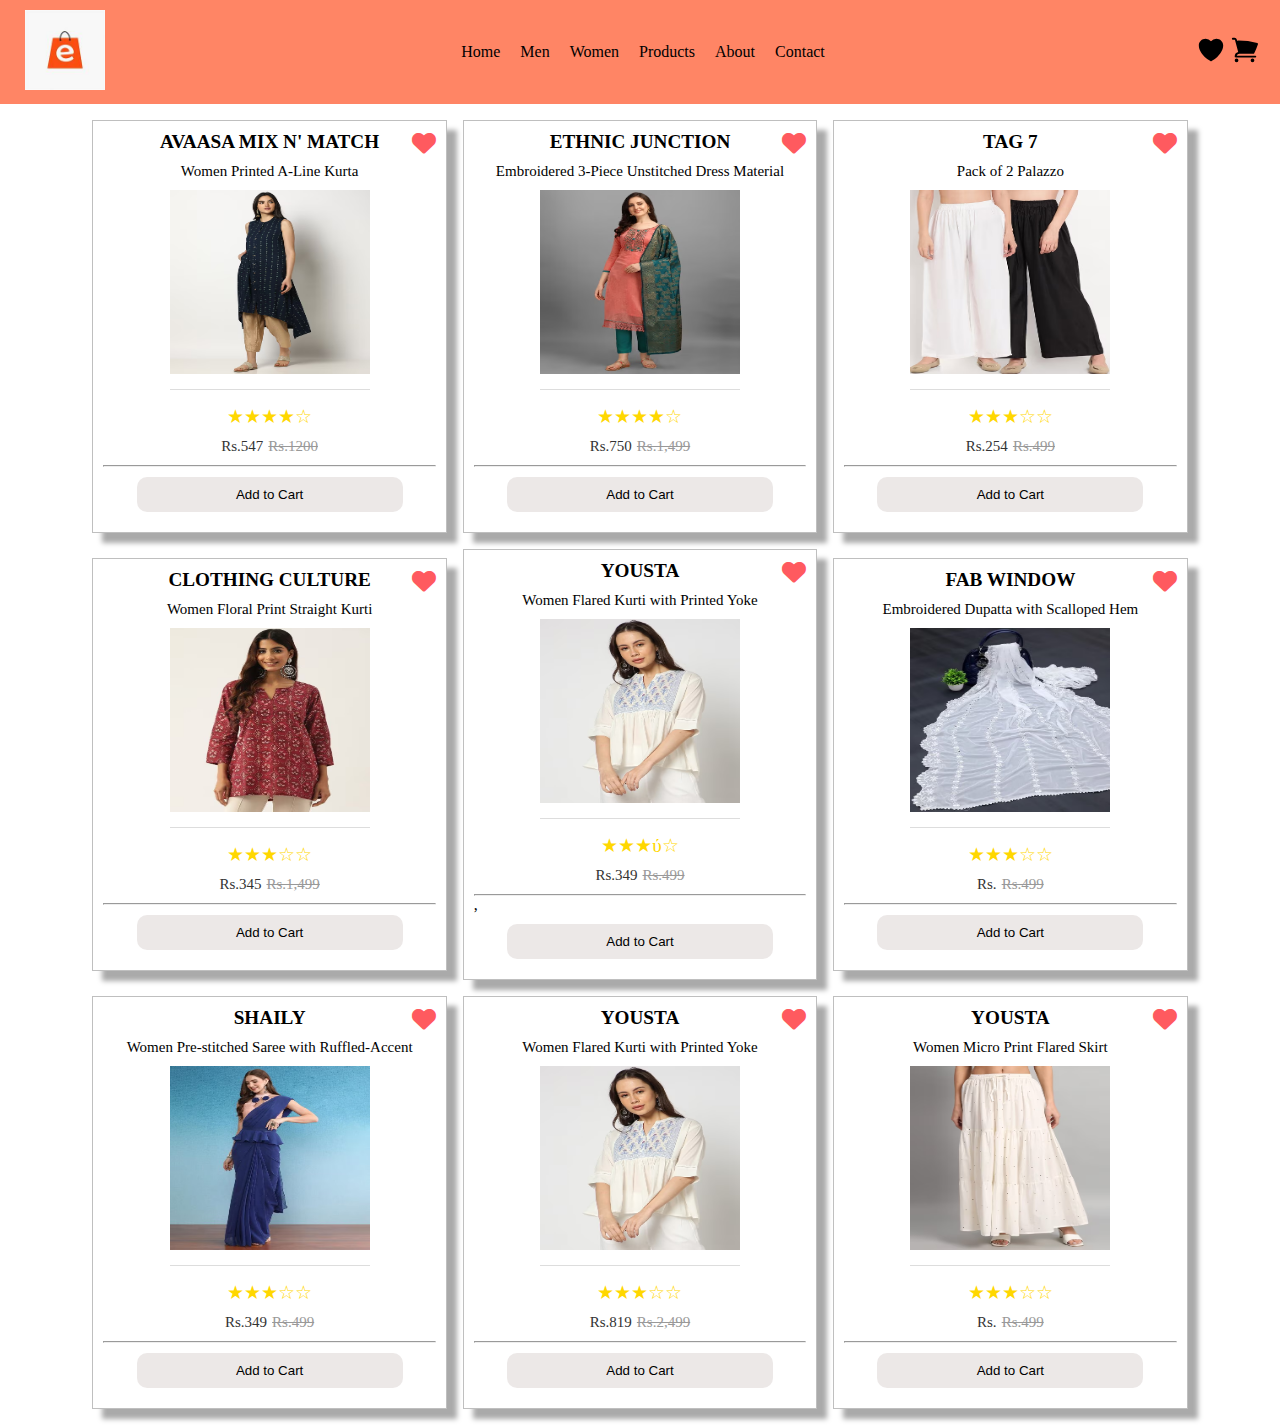
<file: ethnic.html>
<!DOCTYPE html>
<html lang="en">
<head>
    <meta charset="UTF-8">
    <meta name="viewport" content="width=device-width, initial-scale=1.0">
    <title>ethnics</title>
    <link rel="stylesheet" href="./css/hand.css">
    <link rel="stylesheet" href="https://cdnjs.cloudflare.com/ajax/libs/font-awesome/6.1.1/css/all.min.css">
</head>
<body>
      <!-- navbar -->
      <div class="header">
        <div class="navbar">
            <div class="logo">
                <img src="./images/logo.png" width="90px" alt="Company Logo">
            </div>
            <nav>
                <ul>
                    <li><a href="./code.html">Home</a></li>
                    <li class="dropdown">
                        <a href="#">Men</a>
                        <div class="dropdown-content">
                            <a href="mtshirt.html">T-Shirts</a>
                            <a href="mshirt.html">Shirts</a>
                            <a href="mj.html">Jeans</a>
                        </div>
                    </li>
                    <li class="dropdown">
                        <a href="#">Women</a>
                        <div class="dropdown-content">
                            <a href="./ethnic.html">Ethnic Wear</a>
                            <a href="./western.html">Western Wear</a>
                            <a href="./jewellery.html">Jewellery</a>
                        </div>
                    </li>
                    <li class="dropdown">
                        <a href="#">Products</a>
                        <div class="dropdown-content">
                            <a href="./handbags.html">Handbags</a>
                            <a href="./watch.html">Watches</a>
                            <a href="./sunglass.html">Sunglasses</a>
                            <a href="./backpack.html">Backpacks</a>
                        </div>
                    </li>
                    <li><a href="#">About</a></li>
                    <li><a href="./contact.html">Contact</a></li>
                </ul>
            </nav>
            <div class="cart">
                <svg xmlns="http://www.w3.org/2000/svg" viewBox="0 0 24 24" fill="currentColor" class="size-6">
                    <path d="m11.645 20.91-.007-.003-.022-.012a15.247 15.247 0 0 1-.383-.218 25.18 25.18 0 0 1-4.244-3.17C4.688 15.36 2.25 12.174 2.25 8.25 2.25 5.322 4.714 3 7.688 3A5.5 5.5 0 0 1 12 5.052 5.5 5.5 0 0 1 16.313 3c2.973 0 5.437 2.322 5.437 5.25 0 3.925-2.438 7.111-4.739 9.256a25.175 25.175 0 0 1-4.244 3.17 15.247 15.247 0 0 1-.383.219l-.022.012-.007.004-.003.001a.752.752 0 0 1-.704 0l-.003-.001Z" />
                  </svg>


                <svg xmlns="http://www.w3.org/2000/svg" viewBox="0 0 24 24" fill="currentColor" class="size-6">
                    <path d="M2.25 2.25a.75.75 0 0 0 0 1.5h1.386c.17 0 .318.114.362.278l2.558 9.592a3.752 3.752 0 0 0-2.806 3.63c0 .414.336.75.75.75h15.75a.75.75 0 0 0 0-1.5H5.378A2.25 2.25 0 0 1 7.5 15h11.218a.75.75 0 0 0 .674-.421 60.358 60.358 0 0 0 2.96-7.228.75.75 0 0 0-.525-.965A60.864 60.864 0 0 0 5.68 4.509l-.232-.867A1.875 1.875 0 0 0 3.636 2.25H2.25ZM3.75 20.25a1.5 1.5 0 1 1 3 0 1.5 1.5 0 0 1-3 0ZM16.5 20.25a1.5 1.5 0 1 1 3 0 1.5 1.5 0 0 1-3 0Z" />
                  </svg>
            </div>
        </div>
        <!-- products -->
    <div class="container">
        
        <div class="men">
            <div class="wishlist"><i class="fas fa-heart"></i></div>
            <h3>AVAASA MIX N' MATCH</h3>
            <p>Women Printed A-Line Kurta</p>
            <img src="./images/Women/ew/Avasa.jpg " width="200px" height="200px">
            <div class="rating">
                <span>&#9733;&#9733;&#9733;&#9733;&#9734;</span>
            </div>
            <p class="price">Rs.547<span class="original-price">Rs.1200</span></p>
            <hr>
            <button class="pd">Add to Cart</button>
        </div>
        
      
        <div class="men">
            <div class="wishlist"><i class="fas fa-heart"></i></div>
            <h3>ETHNIC JUNCTION</h3>
            <p>Embroidered 3-Piece Unstitched Dress Material</p>
            <img src="./images/Women/ew/etnic.jpg " width="200px" height="200px">
            <div class="rating">
                <span>&#9733;&#9733;&#9733;&#9733;&#9734;</span>
            </div>
            <p class="price">Rs.750<span class="original-price">Rs.1,499</span></p>
            <hr>
            <button class="pd">Add to Cart</button>
        </div>
        
        
        <div class="men">
            <div class="wishlist"><i class="fas fa-heart"></i></div>
            <h3>TAG 7</h3>
            <p>Pack of 2 Palazzo</p>
            <img src="./images/Women/ew/tag.jpg " width="200px" height="200px">
            <div class="rating">
                <span>&#9733;&#9733;&#9733;&#9734;&#9734;</span>
            </div>
            <p class="price">Rs.254<span class="original-price">Rs.499</span></p>
            <hr>
            <button class="pd">Add to Cart</button>
        </div>
        
        <div class="men">
            <div class="wishlist"><i class="fas fa-heart"></i></div>
            <h3>CLOTHING CULTURE</h3>
            <p>Women Floral Print Straight Kurti</p>
            <img src="./images/Women/ew/clothing.jpg " width="200px" height="200px">
            <div class="rating">
                <span>&#9733;&#9733;&#9733;&#9734;&#9734;</span>
            </div>
            <p class="price">Rs.345<span class="original-price">Rs.1,499</span></p>
            <hr>
            <button class="pd">Add to Cart</button>
        </div>
        
        <div class="men">
            <div class="wishlist"><i class="fas fa-heart"></i></div>
            <h3>YOUSTA</h3>
            <p>Women Flared Kurti with Printed Yoke</p>
            <img src="./images/Women/ew/yousta.jpg " width="200px" height="200px">
            <div class="rating">
                <span>&#9733;&#9733;&#9733;&#973;&#9734;</span>
            </div>
            <p class="price">Rs.349<span class="original-price">Rs.499</span></p>
            <hr>,
            <button class="pd">Add to Cart</button>
        </div>
        
       
        
        <div class="men">
            <div class="wishlist"><i class="fas fa-heart"></i></div>
            <h3>FAB WINDOW</h3>
            <p>Embroidered Dupatta with Scalloped Hem</p>
            <img src="./images/Women/ew/fab.jpg " width="200px" height="200px">
            <div class="rating">
                <span>&#9733;&#9733;&#9733;&#9734;&#9734;</span>
            </div>
            <p class="price">Rs.<span class="original-price">Rs.499</span></p>
            <hr>
            <button class="pd">Add to Cart</button>
        </div>
        
        
        <div class="men">
            <div class="wishlist"><i class="fas fa-heart"></i></div>
            <h3>SHAILY</h3>
            <p>Women Pre-stitched Saree with Ruffled-Accent</p>
            <img src="./images/Women/ew/sha.jpg " width="200px" height="200px">
            <div class="rating">
                <span>&#9733;&#9733;&#9733;&#9734;&#9734;</span>
            </div>
            <p class="price">Rs.349<span class="original-price">Rs.499</span></p>
            <hr>
            <button class="pd">Add to Cart</button>
        </div>
        
        
        <div class="men">
            <div class="wishlist"><i class="fas fa-heart"></i></div>
            <h3>YOUSTA</h3>
            <p>Women Flared Kurti with Printed Yoke</p>
            <img src="./images/Women/ew/yousta.jpg " width="200px" height="200px">
            <div class="rating">
                <span>&#9733;&#9733;&#9733;&#9734;&#9734;</span>
            </div>
            <p class="price">Rs.819<span class="original-price">Rs.2,499</span></p>
            <hr>
            <button class="pd">Add to Cart</button>
        </div>
        
        
        <div class="men">
            <div class="wishlist"><i class="fas fa-heart"></i></div>
            <h3>YOUSTA</h3>
            <p>Women Micro Print Flared Skirt</p>
            <img src="./images/Women/ew/kbz.jpg " width="200px" height="200px">
            <div class="rating">
                <span>&#9733;&#9733;&#9733;&#9734;&#9734;</span>
            </div>
            <p class="price">Rs.<span class="original-price">Rs.499</span></p>
            <hr>
            <button class="pd">Add to Cart</button>
        </div>
        
        
    </div>
</body>
</html>
</file>
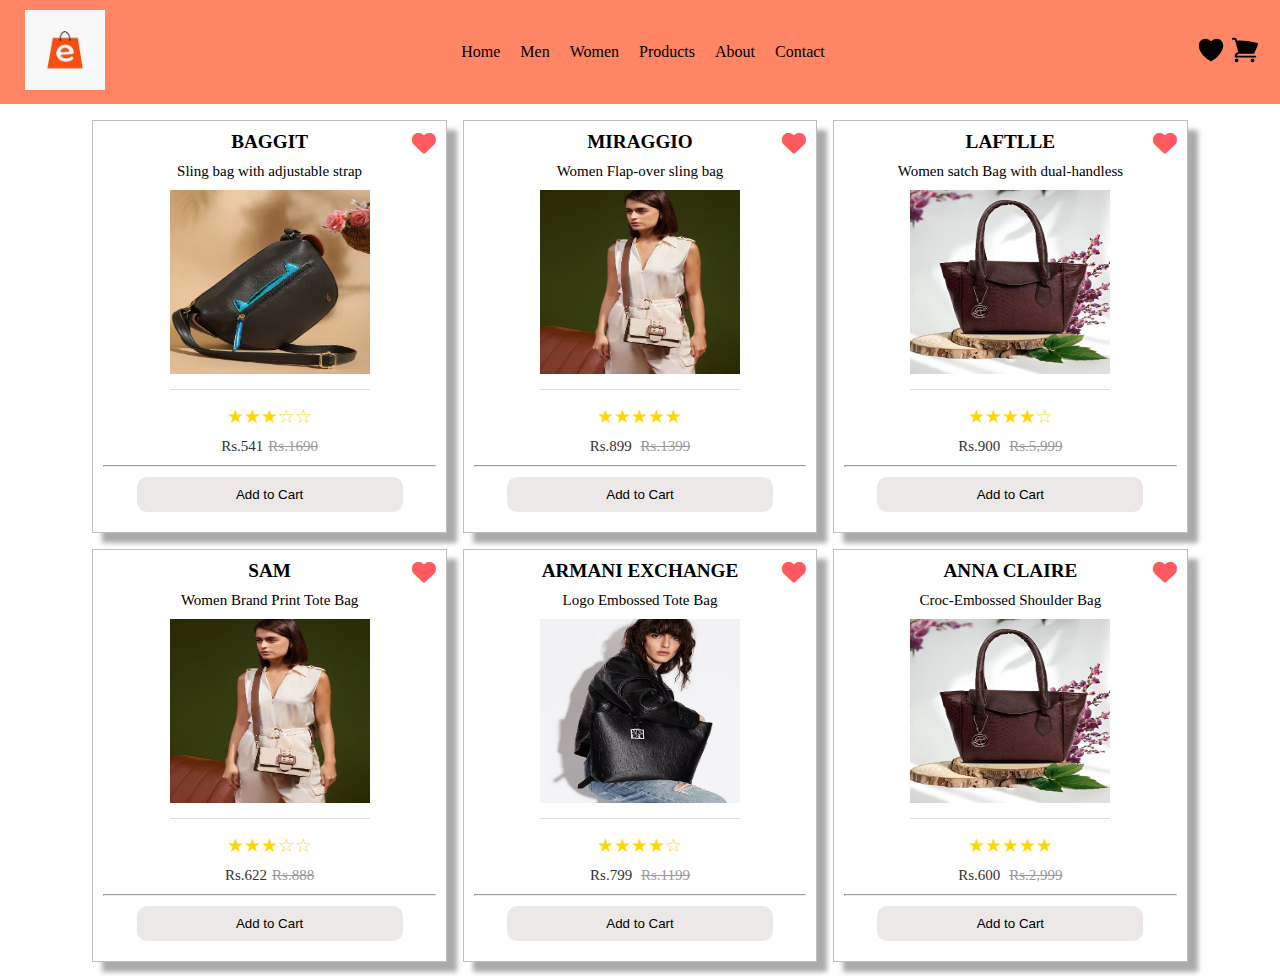
<file: handbags.html>
<!DOCTYPE html>
<html lang="en">
<head>
    <meta charset="UTF-8">
    <meta name="viewport" content="width=device-width, initial-scale=1.0">
    <title>Shirts</title>
    <link rel="stylesheet" href="./css/hand.css">
    <link rel="stylesheet" href="https://cdnjs.cloudflare.com/ajax/libs/font-awesome/6.1.1/css/all.min.css">
</head>
<body>
      <!-- navbar -->
      <div class="header">
        <div class="navbar">
            <div class="logo">
                <img src="./images/logo.png" width="90px" alt="Company Logo">
            </div>
            <nav>
                <ul>
                    <li><a href="./code.html">Home</a></li>
                    <li class="dropdown">
                        <a href="#">Men</a>
                        <div class="dropdown-content">
                            <a href="mt.html">T-Shirts</a>
                            <a href="mst.html">Shirts</a>
                            <a href="#">Jeans</a>
                        </div>
                    </li>
                    <li class="dropdown">
                        <a href="#">Women</a>
                        <div class="dropdown-content">
                            <a href="./ethnic.html">Ethnic Wear</a>
                            <a href="./western.html">Western Wear</a>
                            <a href="./jewellery.html">Jewellery</a>
                        </div>
                    </li>
                    <li class="dropdown">
                        <a href="#">Products</a>
                        <div class="dropdown-content">
                            <a href="./handbags.html">Handbags</a>
                            <a href="./watch.html">Watches</a>
                            <a href="./sunglass.html">Sunglasses</a>
                            <a href="./backpack.html">Backpacks</a>
                        </div>
                    </li>
                    <li><a href="#">About</a></li>
                    <li><a href="./contact.html">Contact</a></li>
                </ul>
            </nav>
            <div class="cart">
                <svg xmlns="http://www.w3.org/2000/svg" viewBox="0 0 24 24" fill="currentColor" class="size-6">
                    <path d="m11.645 20.91-.007-.003-.022-.012a15.247 15.247 0 0 1-.383-.218 25.18 25.18 0 0 1-4.244-3.17C4.688 15.36 2.25 12.174 2.25 8.25 2.25 5.322 4.714 3 7.688 3A5.5 5.5 0 0 1 12 5.052 5.5 5.5 0 0 1 16.313 3c2.973 0 5.437 2.322 5.437 5.25 0 3.925-2.438 7.111-4.739 9.256a25.175 25.175 0 0 1-4.244 3.17 15.247 15.247 0 0 1-.383.219l-.022.012-.007.004-.003.001a.752.752 0 0 1-.704 0l-.003-.001Z" />
                  </svg>


                <svg xmlns="http://www.w3.org/2000/svg" viewBox="0 0 24 24" fill="currentColor" class="size-6">
                    <path d="M2.25 2.25a.75.75 0 0 0 0 1.5h1.386c.17 0 .318.114.362.278l2.558 9.592a3.752 3.752 0 0 0-2.806 3.63c0 .414.336.75.75.75h15.75a.75.75 0 0 0 0-1.5H5.378A2.25 2.25 0 0 1 7.5 15h11.218a.75.75 0 0 0 .674-.421 60.358 60.358 0 0 0 2.96-7.228.75.75 0 0 0-.525-.965A60.864 60.864 0 0 0 5.68 4.509l-.232-.867A1.875 1.875 0 0 0 3.636 2.25H2.25ZM3.75 20.25a1.5 1.5 0 1 1 3 0 1.5 1.5 0 0 1-3 0ZM16.5 20.25a1.5 1.5 0 1 1 3 0 1.5 1.5 0 0 1-3 0Z" />
                  </svg>
            </div>
        </div>
        <!-- products -->
    <div class="container">
        <div class="men">
            <div class="wishlist"><i class="fas fa-heart"></i></div>
            <h3>BAGGIT</h3>
            <p>Sling bag with adjustable strap</p>
            <img src="./images/hand/baggit.jpg" width="300px" height="200px">
            <div class="rating">
                <span>&#9733;&#9733;&#9733;&#9734;&#9734;</span>
            </div>
            <p class="price">Rs.541<span class="original-price">Rs.1690</span></p>
            <hr>
            <button class="pd">Add to Cart</button>
        </div>
        <div class="men">
            <div class="wishlist"><i class="fas fa-heart"></i></div>
            <h3>MIRAGGIO</h3>
            <p>Women Flap-over sling bag</p>
            <img src="./images/hand/MIRAGGIO.JPG" width="200px" height="200px">
            <div class="rating">
                <span>&#9733;&#9733;&#9733;&#9733;&#9733;</span>
            </div>
            <p class="price">Rs.899 <span class="original-price">Rs.1399</span></p>
            <hr>
            <button class="pd">Add to Cart</button>
        </div>
        <div class="men">
            <div class="wishlist"><i class="fas fa-heart"></i></div>
            <h3>LAFTLLE</h3>
            <p>Women satch Bag with dual-handless</p>
            <img src="./images/hand/anna clarire.jpg" width="300px" height="200px">
            <div class="rating">
                <span>&#9733;&#9733;&#9733;&#9733;&#9734;</span>
            </div>
            <p class="price">Rs.900 <span class="original-price">Rs.5,999</span></p>
            <hr>
            <button class="pd">Add to Cart</button>
        </div>
        <div class="men">
            <div class="wishlist"><i class="fas fa-heart"></i></div>
            <h3>SAM</h3>
            <p>Women Brand Print Tote Bag</p>
            <img src="./images/hand/MIRAGGIO.JPG" width="200px" height="200px">
            <div class="rating">
                <span>&#9733;&#9733;&#9733;&#9734;&#9734;</span>
            </div>
            <p class="price">Rs.622<span class="original-price">Rs.888</span></p>
            <hr>
            <button class="pd">Add to Cart</button>
        </div>
        <div class="men">
            <div class="wishlist"><i class="fas fa-heart"></i></div>
            <h3>ARMANI EXCHANGE</h3>
            <p>Logo Embossed Tote Bag</p>
            <img src="./images/hand/ARmani.jpg" width="200px" height="200px">
            <div class="rating">
                <span>&#9733;&#9733;&#9733;&#9733;&#9734;</span>
            </div>
            <p class="price">Rs.799 <span class="original-price">Rs.1199</span></p>
            <hr>
            <button class="pd">Add to Cart</button>
        </div>
        <div class="men">
            <div class="wishlist"><i class="fas fa-heart"></i></div>
            <h3>ANNA  CLAIRE</h3>
            <P>Croc-Embossed Shoulder Bag</P>
            <img src="./images/hand/anna clarire.jpg" width="300px" height="200px">
            <div class="rating">
                <span>&#9733;&#9733;&#9733;&#9733;&#9733;</span>
            </div>
            <p class="price">Rs.600 <span class="original-price">Rs.2,999</span></p>
            <hr>
            <button class="pd">Add to Cart</button>
        </div>
    </div>
</div>
</body>
</html>
</file>
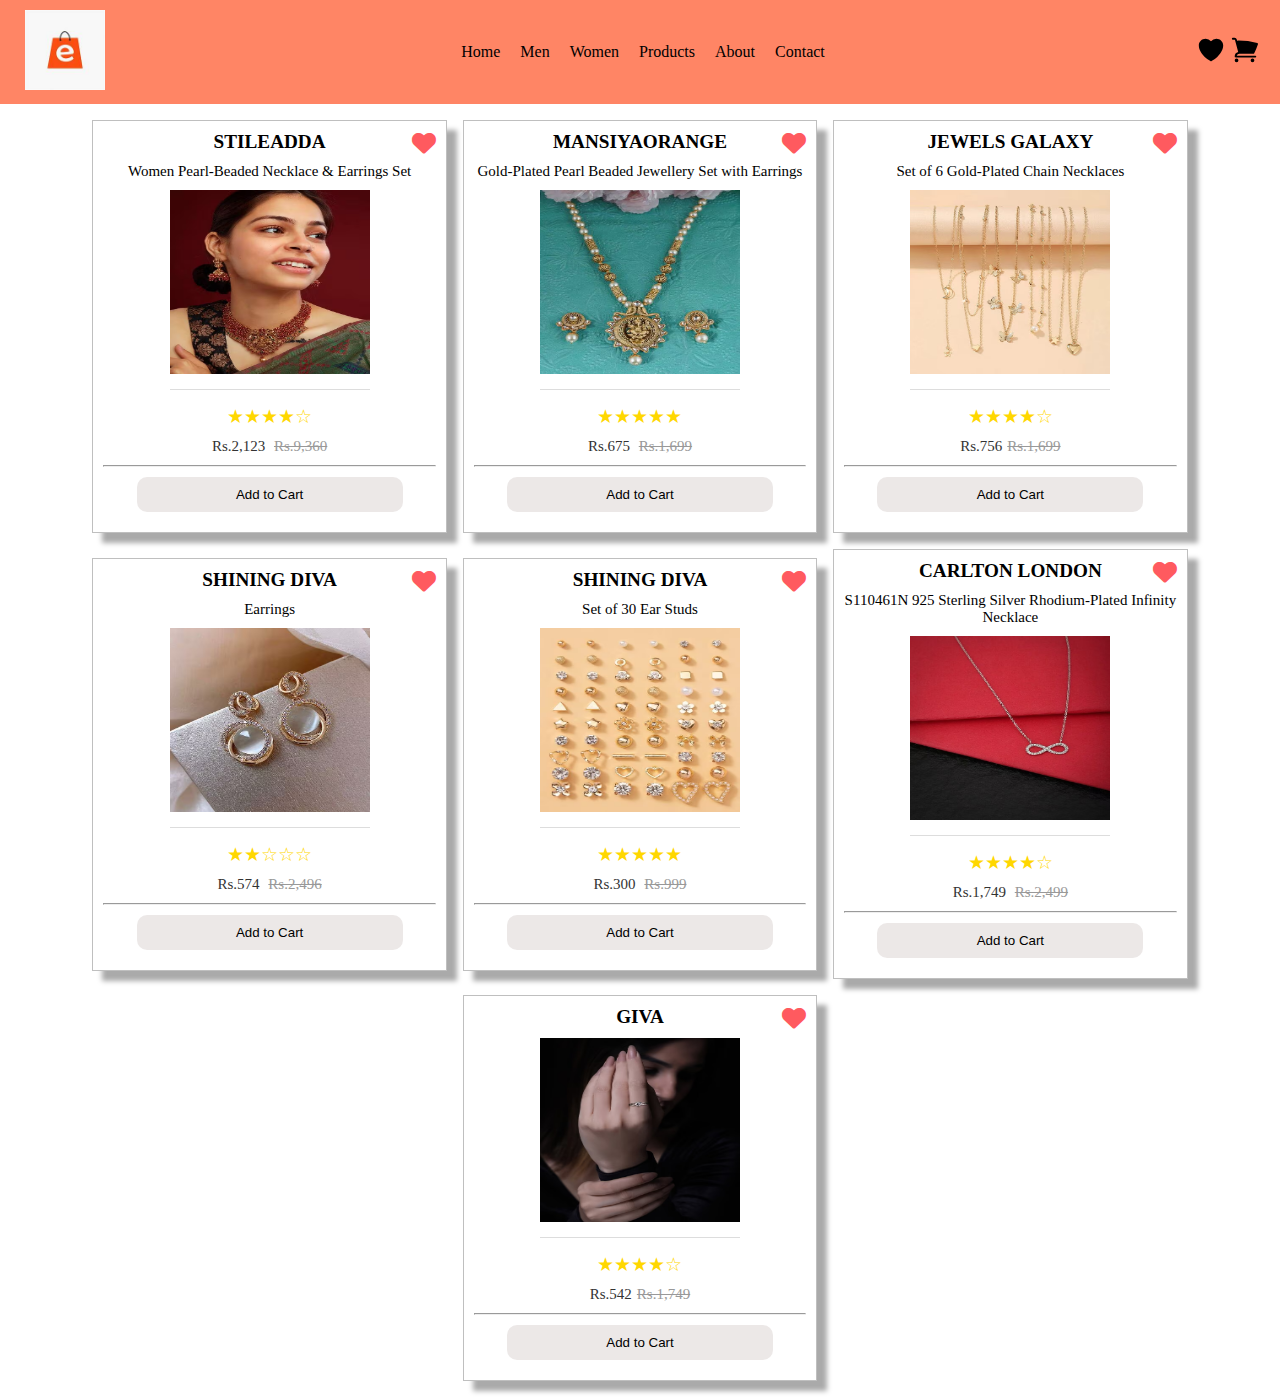
<file: jewellery.html>
<!DOCTYPE html>
<html lang="en">
<head>
    <meta charset="UTF-8">
    <meta name="viewport" content="width=device-width, initial-scale=1.0">
    <title>shirts</title>
    <link rel="stylesheet" href="./css/hand.css">
    <link rel="stylesheet" href="https://cdnjs.cloudflare.com/ajax/libs/font-awesome/6.1.1/css/all.min.css">
</head>
<body>
    <!-- navbar -->
    <div class="header">
        <div class="navbar">
            <div class="logo">
                <img src="./images/logo.png" width="90px" alt="Company Logo">
            </div>
            <nav>
                <ul>
                    <li><a href="./code.html">Home</a></li>
                    <li class="dropdown">
                        <a href="#">Men</a>
                        <div class="dropdown-content">
                            <a href="./mtshirt.html">T-Shirts</a>
                            <a href="mshirt.html">Shirts</a>
                            <a href="#">Jeans</a>
                        </div>
                    </li>
                    <li class="dropdown">
                        <a href="#">Women</a>
                        <div class="dropdown-content">
                            <a href="./ethnic.html">Ethnic Wear</a>
                            <a href="./western.html">Western Wear</a>
                            <a href="./jewellery.html">Jewellery</a>
                        </div>
                    </li>
                    <li class="dropdown">
                        <a href="#">Products</a>
                        <div class="dropdown-content">
                            <a href="./handbags.html">Handbags</a>
                            <a href="./watch.html">Watches</a>
                            <a href="./sunglass.html">Sunglasses</a>
                            <a href="./backpack.html">Backpacks</a>
                        </div>
                    </li>
                    <li><a href="#">About</a></li>
                    <li><a href="./contact.html">Contact</a></li>
                </ul>
            </nav>
            <div class="cart">
                <svg xmlns="http://www.w3.org/2000/svg" viewBox="0 0 24 24" fill="currentColor" class="size-6">
                    <path d="m11.645 20.91-.007-.003-.022-.012a15.247 15.247 0 0 1-.383-.218 25.18 25.18 0 0 1-4.244-3.17C4.688 15.36 2.25 12.174 2.25 8.25 2.25 5.322 4.714 3 7.688 3A5.5 5.5 0 0 1 12 5.052 5.5 5.5 0 0 1 16.313 3c2.973 0 5.437 2.322 5.437 5.25 0 3.925-2.438 7.111-4.739 9.256a25.175 25.175 0 0 1-4.244 3.17 15.247 15.247 0 0 1-.383.219l-.022.012-.007.004-.003.001a.752.752 0 0 1-.704 0l-.003-.001Z" />
                  </svg>


                <svg xmlns="http://www.w3.org/2000/svg" viewBox="0 0 24 24" fill="currentColor" class="size-6">
                    <path d="M2.25 2.25a.75.75 0 0 0 0 1.5h1.386c.17 0 .318.114.362.278l2.558 9.592a3.752 3.752 0 0 0-2.806 3.63c0 .414.336.75.75.75h15.75a.75.75 0 0 0 0-1.5H5.378A2.25 2.25 0 0 1 7.5 15h11.218a.75.75 0 0 0 .674-.421 60.358 60.358 0 0 0 2.96-7.228.75.75 0 0 0-.525-.965A60.864 60.864 0 0 0 5.68 4.509l-.232-.867A1.875 1.875 0 0 0 3.636 2.25H2.25ZM3.75 20.25a1.5 1.5 0 1 1 3 0 1.5 1.5 0 0 1-3 0ZM16.5 20.25a1.5 1.5 0 1 1 3 0 1.5 1.5 0 0 1-3 0Z" />
                  </svg>


            </div>
        </div>
<!-- Products -->
    <div class="container">
        <div class="men">
            <div class="wishlist"><i class="fas fa-heart"></i></div>
            <h3>STILEADDA</h3>
            <p>Women Pearl-Beaded Necklace & Earrings Set</p>
            <img src="./images/Women/jew/stiledda.jpg" width="200px" height="200px">
            <div class="rating">
                <span>&#9733;&#9733;&#9733;&#9733;&#9734;</span>
            </div>
            <p class="price">Rs.2,123 <span class="original-price">Rs.9,360</span></p>
            <hr>
            <button class="pd">Add to Cart</button>
        </div>
        <div class="men">
            <div class="wishlist"><i class="fas fa-heart"></i></div>
            <h3>MANSIYAORANGE</h3>
            <p>Gold-Plated Pearl Beaded Jewellery Set with Earrings</p>
            <img src="./images/Women/jew/man.jpg" width="200px" height="200px">
            <div class="rating">
                <span>&#9733;&#9733;&#9733;&#9733;&#9733;</span>
            </div>
            <p class="price">Rs.675 <span class="original-price">Rs.1,699</span></p>
            <hr>
            <button class="pd">Add to Cart</button>
        </div>
        <div class="men">
            <div class="wishlist"><i class="fas fa-heart"></i></div>
            <h3>JEWELS GALAXY</h3>
            <p>
                Set of 6 Gold-Plated Chain Necklaces
                </p>
            <img src="./images/Women/jew/jew.jpg" width="200px" height="200px">
            <div class="rating">
                <span>&#9733;&#9733;&#9733;&#9733;&#9734;</span>
            </div>
            <p class="price">Rs.756<span class="original-price">Rs.1,699</span></p>
            <hr>
            <button class="pd">Add to Cart</button>
        </div>
        <div class="men">
            <div class="wishlist"><i class="fas fa-heart"></i></div>
            <h3>SHINING DIVA</h3>
            <p> Earrings</p>
            <img src="./images/Women/jew/shining.jpg" width="200px" height="200px">
            <div class="rating">
                <span>&#9733;&#9733;&#9734;&#9734;&#9734;</span>
            </div>
            <p class="price">Rs.574 <span class="original-price">Rs.2,496</span></p>
            <hr>
            <button class="pd">Add to Cart</button>
        </div>
        <div class="men">
            <div class="wishlist"><i class="fas fa-heart"></i></div>
            <h3>SHINING DIVA
            </h3>
            <p>Set of 30 Ear Studs</p>
            <img src="./images/Women/jew/shining diva .jpg" width="200px" height="200px">
            <div class="rating">
                <span>&#9733;&#9733;&#9733;&#9733;&#9733;</span>
            </div>
            <p class="price">Rs.300 <span class="original-price">Rs.999</span></p>
            <hr>
            <button class="pd">Add to Cart</button>
        </div>
        <div class="men">
            <div class="wishlist"><i class="fas fa-heart"></i></div>
            <h3>CARLTON LONDON</h3>
            <p>S110461N 925 Sterling Silver Rhodium-Plated Infinity Necklace</p>
            <img src="./images/Women/jew/carlton.jpg" width="200px" height="200px">
            <div class="rating">
                <span>&#9733;&#9733;&#9733;&#9733;&#9734;</span>
            </div>
            <p class="price">Rs.1,749 <span class="original-price">Rs.2,499</span></p>
            <hr>
            <button class="pd">Add to Cart</button>
        </div>
        <div class="men">
            <div class="wishlist"><i class="fas fa-heart"></i></div>
            <h3>GIVA</h3>
            <img src="./images/Women/jew/giva.jpg" width="200px" height="200px">
            <div class="rating">
                <span>&#9733;&#9733;&#9733;&#9733;&#9734;</span>
            </div>
            <p class="price">Rs.542<span class="original-price">Rs.1,749</span></p>
            <hr>
            <button class="pd">Add to Cart</button>
        </div>   
    </div>
</body>
</html>
</file>
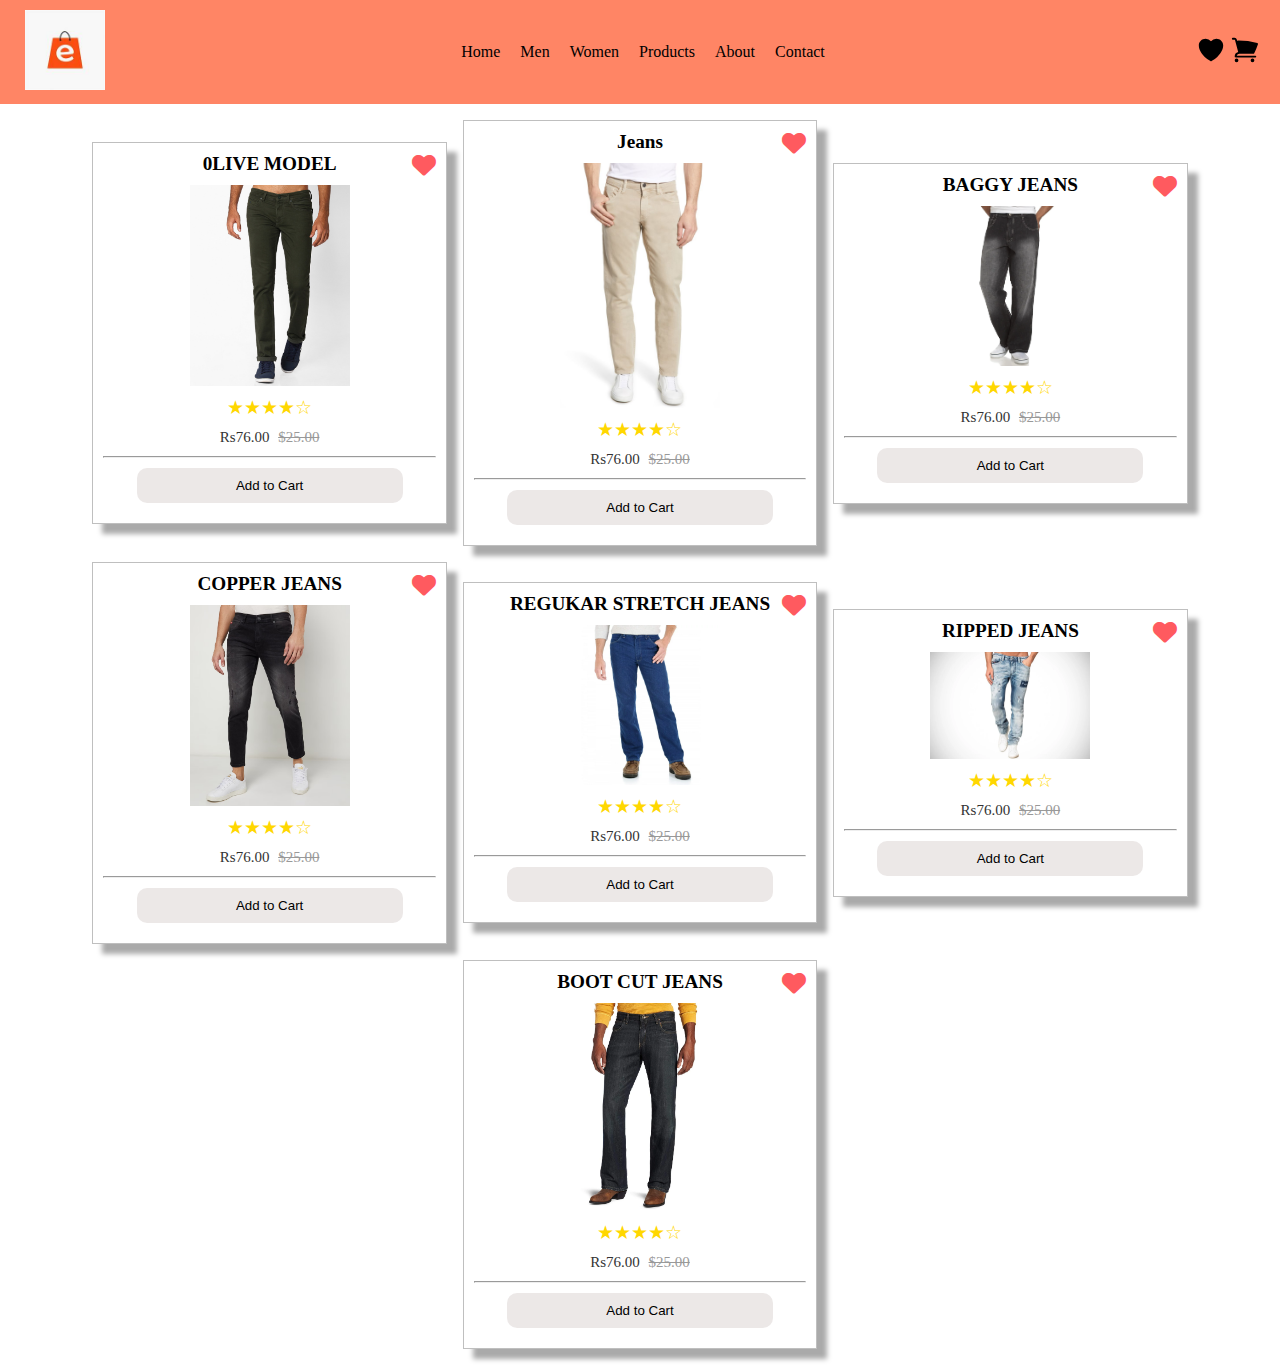
<file: mj.html>
<!DOCTYPE html>
<html lang="en">
<head>
    <meta charset="UTF-8">
    <meta name="viewport" content="width=device-width, initial-scale=1.0">
    <title>Jeans</title>
    <link rel="stylesheet" href="./css/mj.css">
    <link rel="stylesheet" href="https://cdnjs.cloudflare.com/ajax/libs/font-awesome/6.1.1/css/all.min.css">
</head>
<body>
      <!-- navbar -->
      <div class="header">
        <div class="navbar">
            <div class="logo">
                <img src="./images/logo.png" width="90px" alt="Company Logo">
            </div>
            <nav>
                <ul>
                    <li><a href="./code.html">Home</a></li>
                    <li class="dropdown">
                        <a href="#">Men</a>
                        <div class="dropdown-content">
                            <a href="mtshirt.html">T-Shirts</a>
                            <a href="mshirt.html">Shirts</a>
                        </div>
                    </li>
                    <li class="dropdown">
                        <a href="#">Women</a>
                        <div class="dropdown-content">
                            <a href="./ethnic.html">Ethnic Wear</a>
                            <a href="./western.html">Western Wear</a>
                            <a href="./jewellery.html">Skirts</a>
                        </div>
                    </li>
                    <li class="dropdown">
                        <a href="#">Products</a>
                        <div class="dropdown-content">
                            <a href="./handbags.html">Handbags</a>
                            <a href="./watch.html">Watches</a>
                            <a href="./sunglass.html">Sunglasses</a>
                            <a href="./backpack.html">Backpacks</a>
                        </div>
                    </li>
                    <li><a href="#">About</a></li>
                    <li><a href="./contact.html">Contact</a></li>
                </ul>
            </nav>
            <div class="cart">
                <svg xmlns="http://www.w3.org/2000/svg" viewBox="0 0 24 24" fill="currentColor" class="size-6">
                    <path d="m11.645 20.91-.007-.003-.022-.012a15.247 15.247 0 0 1-.383-.218 25.18 25.18 0 0 1-4.244-3.17C4.688 15.36 2.25 12.174 2.25 8.25 2.25 5.322 4.714 3 7.688 3A5.5 5.5 0 0 1 12 5.052 5.5 5.5 0 0 1 16.313 3c2.973 0 5.437 2.322 5.437 5.25 0 3.925-2.438 7.111-4.739 9.256a25.175 25.175 0 0 1-4.244 3.17 15.247 15.247 0 0 1-.383.219l-.022.012-.007.004-.003.001a.752.752 0 0 1-.704 0l-.003-.001Z" />
                  </svg>


                <svg xmlns="http://www.w3.org/2000/svg" viewBox="0 0 24 24" fill="currentColor" class="size-6">
                    <path d="M2.25 2.25a.75.75 0 0 0 0 1.5h1.386c.17 0 .318.114.362.278l2.558 9.592a3.752 3.752 0 0 0-2.806 3.63c0 .414.336.75.75.75h15.75a.75.75 0 0 0 0-1.5H5.378A2.25 2.25 0 0 1 7.5 15h11.218a.75.75 0 0 0 .674-.421 60.358 60.358 0 0 0 2.96-7.228.75.75 0 0 0-.525-.965A60.864 60.864 0 0 0 5.68 4.509l-.232-.867A1.875 1.875 0 0 0 3.636 2.25H2.25ZM3.75 20.25a1.5 1.5 0 1 1 3 0 1.5 1.5 0 0 1-3 0ZM16.5 20.25a1.5 1.5 0 1 1 3 0 1.5 1.5 0 0 1-3 0Z" />
                  </svg>


            </div>
        </div>
        <!-- products -->
    <div class="container">
        <div class="men">
            <div class="wishlist"><i class="fas fa-heart"></i></div>
            <h3>0LIVE MODEL</h3>
            <img src="./images/men/jeans/-1117Wx1400H-440757814-olive-MODEL.jpg" width="100px">
            <div class="rating">
                <span>&#9733;&#9733;&#9733;&#9733;&#9734;</span>
            </div>
            <p class="price">Rs76.00 <span class="original-price">$25.00</span></p>
            <hr>
            <button class="pd">Add to Cart</button>
        </div>
        <div class="men">
            <div class="wishlist"><i class="fas fa-heart"></i></div>
            <h3>Jeans</h3>
            <img src="./images/men/jeans/317060a788338e59c43ffbecb15e5c2d.jpg" width="100px">
            <div class="rating">
                <span>&#9733;&#9733;&#9733;&#9733;&#9734;</span>
            </div>
            <p class="price">Rs76.00 <span class="original-price">$25.00</span></p>
            <hr>
            <button class="pd">Add to Cart</button>
        </div>
        <div class="men">
            <div class="wishlist"><i class="fas fa-heart"></i></div>
            <h3>BAGGY JEANS</h3>
            <img src="./images/men/jeans/baggy.jpg" width="100px">
            <div class="rating">
                <span>&#9733;&#9733;&#9733;&#9733;&#9734;</span>
            </div>
            <p class="price">Rs76.00 <span class="original-price">$25.00</span></p>
            <hr>
            <button class="pd">Add to Cart</button>
        </div>
        <div class="men">
            <div class="wishlist"><i class="fas fa-heart"></i></div>
            <h3>COPPER JEANS</h3>
            <img src="./images/men/jeans/copper jeans.jpg" width="100px">
            <div class="rating">
                <span>&#9733;&#9733;&#9733;&#9733;&#9734;</span>
            </div>
            <p class="price">Rs76.00 <span class="original-price">$25.00</span></p>
            <hr>
            <button class="pd">Add to Cart</button>
        </div>

        <div class="men">
            <div class="wishlist"><i class="fas fa-heart"></i></div>
            <h3>REGUKAR STRETCH JEANS</h3>
            <img src="./images/men/jeans/regular stretch fit jeans.jpg" width="100px">
            <div class="rating">
                <span>&#9733;&#9733;&#9733;&#9733;&#9734;</span>
            </div>
            <p class="price">Rs76.00 <span class="original-price">$25.00</span></p>
            <hr>
            <button class="pd">Add to Cart</button>
        </div>
        <div class="men">
            <div class="wishlist"><i class="fas fa-heart"></i></div>
            <h3>RIPPED JEANS</h3>
            <img src="./images/men/jeans/Ripped jeans for men.jpg" width="100px">
            <div class="rating">
                <span>&#9733;&#9733;&#9733;&#9733;&#9734;</span>
            </div>
            <p class="price">Rs76.00 <span class="original-price">$25.00</span></p>
            <hr>
            <button class="pd">Add to Cart</button>
        </div>
        <div class="men">
            <div class="wishlist"><i class="fas fa-heart"></i></div>
            <h3>BOOT CUT JEANS</h3>
            <img src="./images/men/jeans/wrangler men's jeab mid rise relaexed fit boot cut jean.jpg" width="100px">
            <div class="rating">
                <span>&#9733;&#9733;&#9733;&#9733;&#9734;</span>
            </div>
            <p class="price">Rs76.00 <span class="original-price">$25.00</span></p>
            <hr>
            <button class="pd">Add to Cart</button>
        </div>
    </div>
</body>
</html>
</file>
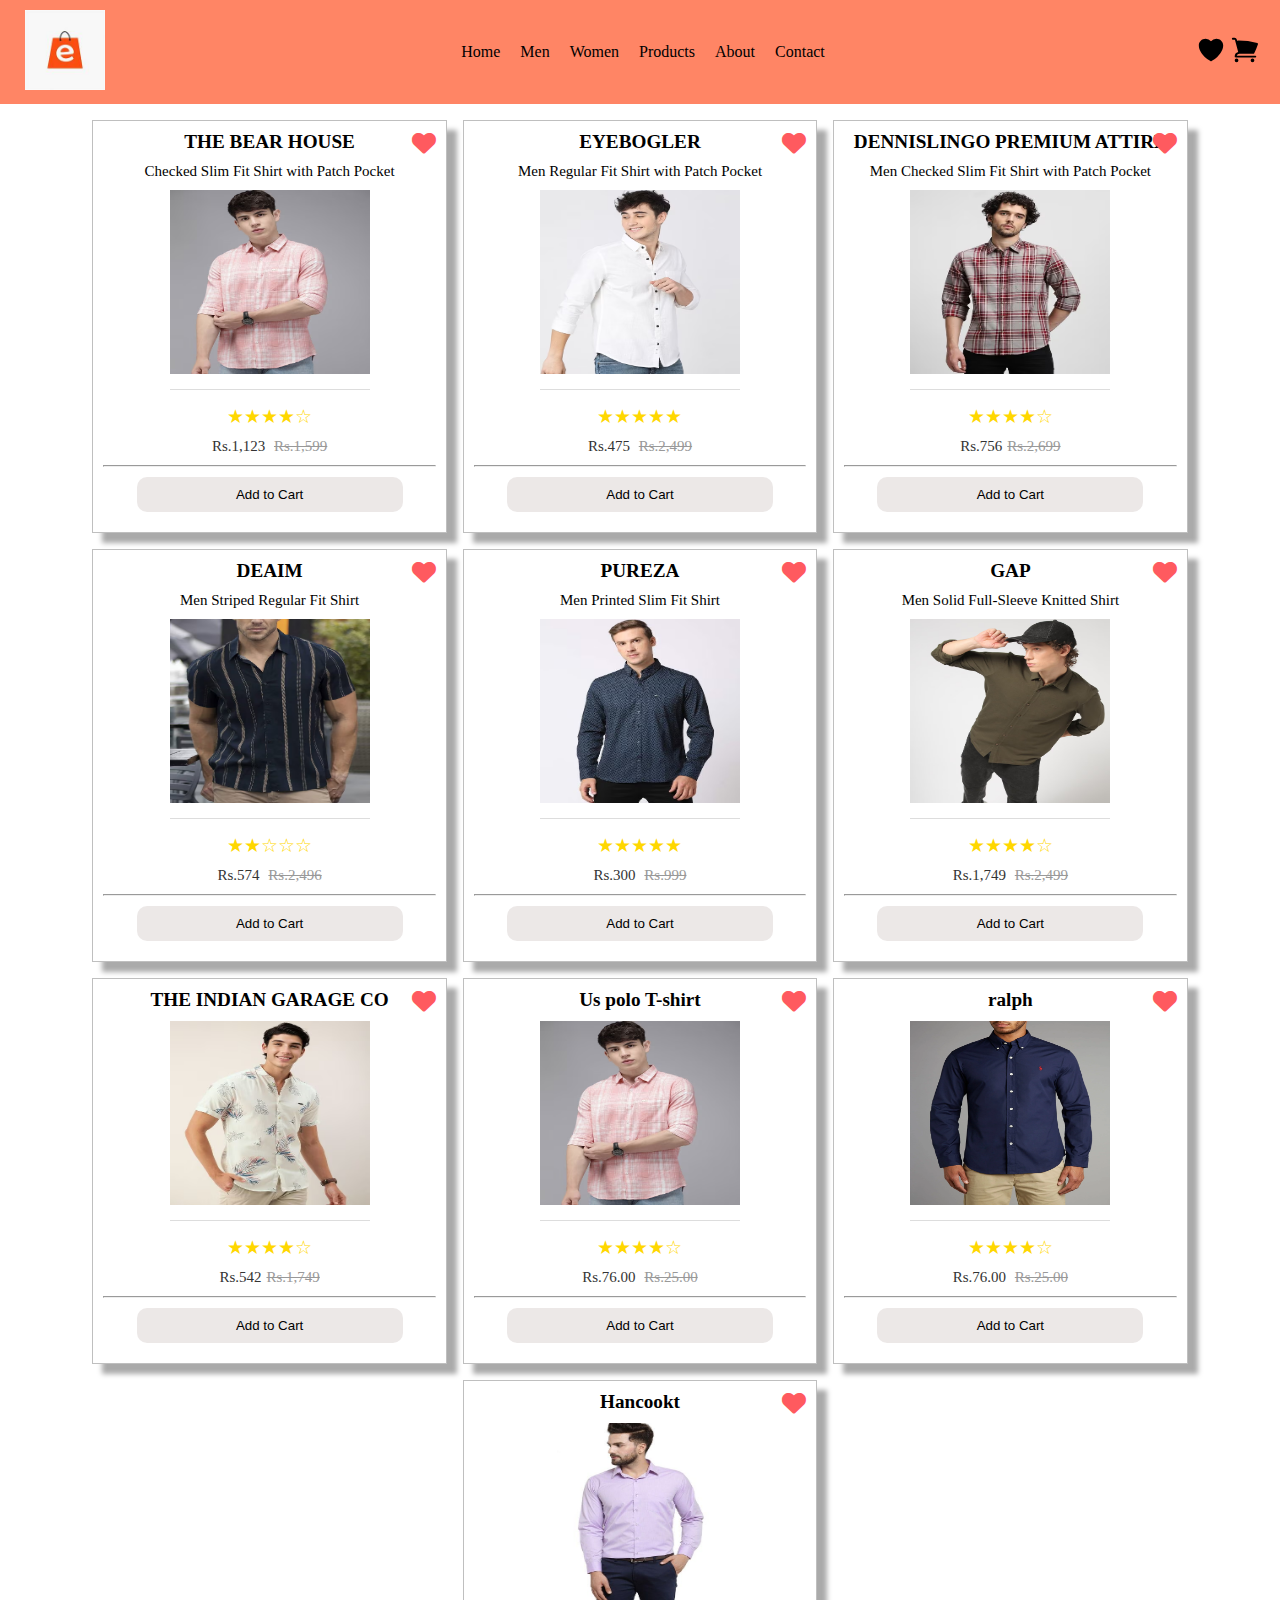
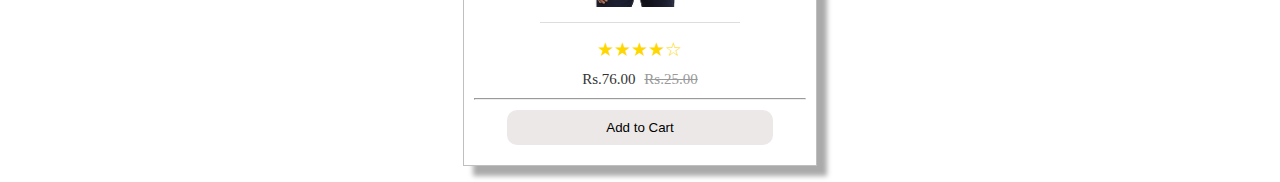
<file: mshirt.html>
<!DOCTYPE html>
<html lang="en">
<head>
    <meta charset="UTF-8">
    <meta name="viewport" content="width=device-width, initial-scale=1.0">
    <title>shirts</title>
    <link rel="stylesheet" href="./css/hand.css">
    <link rel="stylesheet" href="https://cdnjs.cloudflare.com/ajax/libs/font-awesome/6.1.1/css/all.min.css">
</head>
<body>
    <!-- navbar -->
    <div class="header">
        <div class="navbar">
            <div class="logo">
                <img src="./images/logo.png" width="90px" alt="Company Logo">
            </div>
            <nav>
                <ul>
                    <li><a href="./code.html">Home</a></li>
                    <li class="dropdown">
                        <a href="#">Men</a>
                        <div class="dropdown-content">
                            <a href="./mtshirt.html">T-Shirts</a>
                            <a href="mshirt.html">Shirts</a>
                            <a href="./mj.html">Jeans</a>
                        </div>
                    </li>
                    <li class="dropdown">
                        <a href="#">Women</a>
                        <div class="dropdown-content">
                            <a href="./ethnic.html">Ethnic Wear</a>
                            <a href="./western.html">Western Wear</a>
                            <a href="./jewellery.html">Jewellery</a>
                        </div>
                    </li>
                    <li class="dropdown">
                        <a href="#">Products</a>
                        <div class="dropdown-content">
                            <a href="./handbags.html">Handbags</a>
                            <a href="./watch.html">Watches</a>
                            <a href="./sunglass.html">Sunglasses</a>
                            <a href="./backpack.html">Backpacks</a>
                        </div>
                    </li>
                    <li><a href="#">About</a></li>
                    <li><a href="./contact.html">Contact</a></li>
                </ul>
            </nav>
            <div class="cart">
                <svg xmlns="http://www.w3.org/2000/svg" viewBox="0 0 24 24" fill="currentColor" class="size-6">
                    <path d="m11.645 20.91-.007-.003-.022-.012a15.247 15.247 0 0 1-.383-.218 25.18 25.18 0 0 1-4.244-3.17C4.688 15.36 2.25 12.174 2.25 8.25 2.25 5.322 4.714 3 7.688 3A5.5 5.5 0 0 1 12 5.052 5.5 5.5 0 0 1 16.313 3c2.973 0 5.437 2.322 5.437 5.25 0 3.925-2.438 7.111-4.739 9.256a25.175 25.175 0 0 1-4.244 3.17 15.247 15.247 0 0 1-.383.219l-.022.012-.007.004-.003.001a.752.752 0 0 1-.704 0l-.003-.001Z" />
                  </svg>


                <svg xmlns="http://www.w3.org/2000/svg" viewBox="0 0 24 24" fill="currentColor" class="size-6">
                    <path d="M2.25 2.25a.75.75 0 0 0 0 1.5h1.386c.17 0 .318.114.362.278l2.558 9.592a3.752 3.752 0 0 0-2.806 3.63c0 .414.336.75.75.75h15.75a.75.75 0 0 0 0-1.5H5.378A2.25 2.25 0 0 1 7.5 15h11.218a.75.75 0 0 0 .674-.421 60.358 60.358 0 0 0 2.96-7.228.75.75 0 0 0-.525-.965A60.864 60.864 0 0 0 5.68 4.509l-.232-.867A1.875 1.875 0 0 0 3.636 2.25H2.25ZM3.75 20.25a1.5 1.5 0 1 1 3 0 1.5 1.5 0 0 1-3 0ZM16.5 20.25a1.5 1.5 0 1 1 3 0 1.5 1.5 0 0 1-3 0Z" />
                  </svg>


            </div>
        </div>
<!-- Products -->
    <div class="container">
        <div class="men">
            <div class="wishlist"><i class="fas fa-heart"></i></div>
            <h3>THE BEAR HOUSE</h3>
            <p>Checked Slim Fit Shirt with Patch Pocket</p>
            <img src="./images/men/shirts/the bear house.jpg" width="200px" height="200px">
            <div class="rating">
                <span>&#9733;&#9733;&#9733;&#9733;&#9734;</span>
            </div>
            <p class="price">Rs.1,123 <span class="original-price">Rs.1,599</span></p>
            <hr>
            <button class="pd">Add to Cart</button>
        </div>
        <div class="men">
            <div class="wishlist"><i class="fas fa-heart"></i></div>
            <h3>EYEBOGLER</h3>
            <p>Men Regular Fit Shirt with Patch Pocket</p>
            <img src="./images/men/shirts/eye.jpg" width="200px" height="200px">
            <div class="rating">
                <span>&#9733;&#9733;&#9733;&#9733;&#9733;</span>
            </div>
            <p class="price">Rs.475 <span class="original-price">Rs.2,499</span></p>
            <hr>
            <button class="pd">Add to Cart</button>
        </div>
        <div class="men">
            <div class="wishlist"><i class="fas fa-heart"></i></div>
            <h3>DENNISLINGO PREMIUM ATTIRE</h3>
            <p>Men Checked Slim Fit Shirt with Patch Pocket</p>
            <img src="./images/men/shirts/den.jpg" width="200px" height="200px">
            <div class="rating">
                <span>&#9733;&#9733;&#9733;&#9733;&#9734;</span>
            </div>
            <p class="price">Rs.756<span class="original-price">Rs.2,699</span></p>
            <hr>
            <button class="pd">Add to Cart</button>
        </div>
        <div class="men">
            <div class="wishlist"><i class="fas fa-heart"></i></div>
            <h3>DEAIM</h3>
            <p>Men Striped Regular Fit Shirt</p>
            <img src="./images/men/shirts/deam.jpg" width="200px" height="200px">
            <div class="rating">
                <span>&#9733;&#9733;&#9734;&#9734;&#9734;</span>
            </div>
            <p class="price">Rs.574 <span class="original-price">Rs.2,496</span></p>
            <hr>
            <button class="pd">Add to Cart</button>
        </div>
        <div class="men">
            <div class="wishlist"><i class="fas fa-heart"></i></div>
            <h3>PUREZA</h3>
            <p>Men Printed Slim Fit Shirt</p>
            <img src="./images/men/shirts/pur.jpg" width="200px" height="200px">
            <div class="rating">
                <span>&#9733;&#9733;&#9733;&#9733;&#9733;</span>
            </div>
            <p class="price">Rs.300 <span class="original-price">Rs.999</span></p>
            <hr>
            <button class="pd">Add to Cart</button>
        </div>
        <div class="men">
            <div class="wishlist"><i class="fas fa-heart"></i></div>
            <h3>GAP</h3>
            <p>Men Solid Full-Sleeve Knitted Shirt</p>
            <img src="./images/men/shirts/gap.jpg" width="200px" height="200px">
            <div class="rating">
                <span>&#9733;&#9733;&#9733;&#9733;&#9734;</span>
            </div>
            <p class="price">Rs.1,749 <span class="original-price">Rs.2,499</span></p>
            <hr>
            <button class="pd">Add to Cart</button>
        </div>
        <div class="men">
            <div class="wishlist"><i class="fas fa-heart"></i></div>
            <h3>THE INDIAN GARAGE CO</h3>
            <img src="./images/men/shirts/the indian.jpg" width="200px" height="200px">
            <div class="rating">
                <span>&#9733;&#9733;&#9733;&#9733;&#9734;</span>
            </div>
            <p class="price">Rs.542<span class="original-price">Rs.1,749</span></p>
            <hr>
            <button class="pd">Add to Cart</button>
        </div>
        <div class="men">
            <div class="wishlist"><i class="fas fa-heart"></i></div>
            <h3>Us polo T-shirt</h3>
            <img src="./images/men/shirts/the bear house.jpg" width="200px" height="200px">
            <div class="rating">
                <span>&#9733;&#9733;&#9733;&#9733;&#9734;</span>
            </div>
            <p class="price">Rs.76.00 <span class="original-price">Rs.25.00</span></p>
            <hr>
            <button class="pd">Add to Cart</button>
        </div>
        <div class="men">
            <div class="wishlist"><i class="fas fa-heart"></i></div>
            <h3>ralph</h3>
            <img src="./images/men/shirts/polo-ralph-lauren-navy-classic-long-sleeve-slim-fit-shirt-product-2-13024526-537188506.jpg" width="200px" height="200px">
            <div class="rating">
                <span>&#9733;&#9733;&#9733;&#9733;&#9734;</span>
            </div>
            <p class="price">Rs.76.00 <span class="original-price">Rs.25.00</span></p>
            <hr>
            <button class="pd">Add to Cart</button>
        </div>
        <div class="men">
            <div class="wishlist"><i class="fas fa-heart"></i></div>
            <h3>Hancookt</h3>
            <img src="./images/men/shirts/Purple shirts by men hancook.jpg" width="200px" height="200px">
            <div class="rating">
                <span>&#9733;&#9733;&#9733;&#9733;&#9734;</span>
            </div>
            <p class="price">Rs.76.00 <span class="original-price">Rs.25.00</span></p>
            <hr>
            <button class="pd">Add to Cart</button>
        </div>
        
    </div>
</body>
</html>
</file>
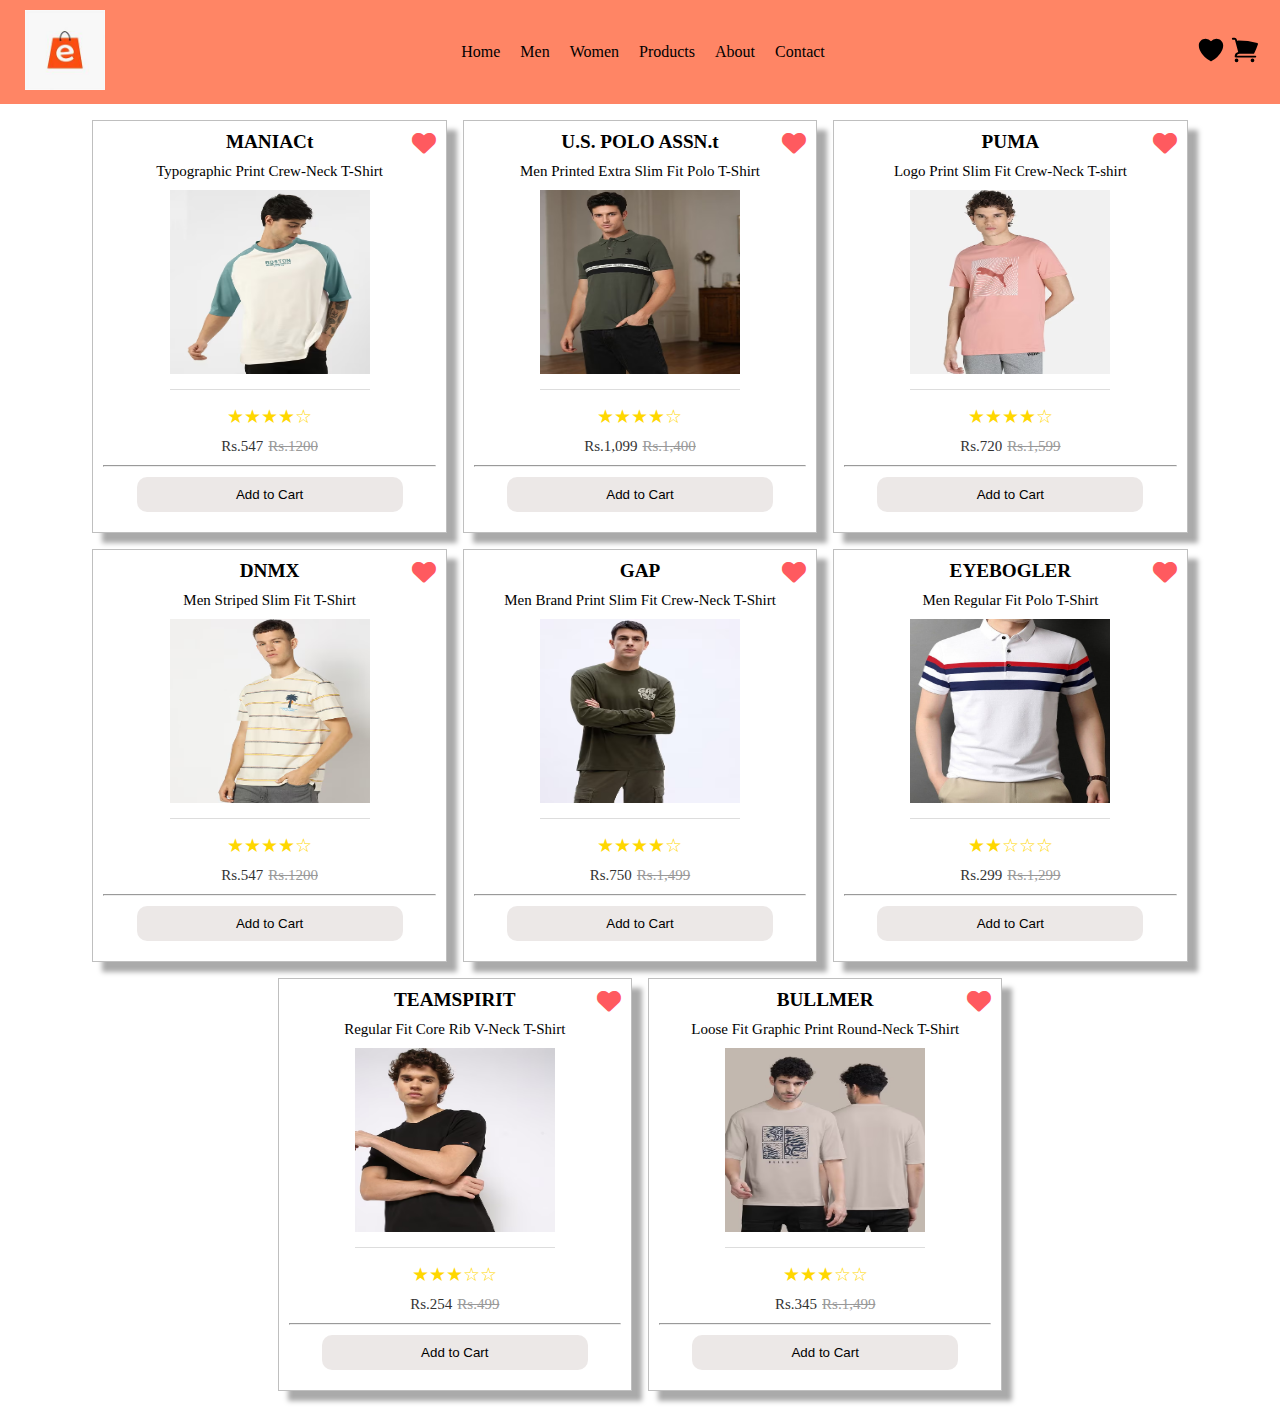
<file: mtshirt.html>
<!DOCTYPE html>
<html lang="en">
<head>
    <meta charset="UTF-8">
    <meta name="viewport" content="width=device-width, initial-scale=1.0">
    <title>Shirts</title>
    <link rel="stylesheet" href="./css/hand.css">
    <link rel="stylesheet" href="https://cdnjs.cloudflare.com/ajax/libs/font-awesome/6.1.1/css/all.min.css">
</head>
<body>
      <!-- navbar -->
      <div class="header">
        <div class="navbar">
            <div class="logo">
                <img src="./images/logo.png" width="90px" alt="Company Logo">
            </div>
            <nav>
                <ul>
                    <li><a href="./code.html">Home</a></li>
                    <li class="dropdown">
                        <a href="#">Men</a>
                        <div class="dropdown-content">
                            <a href="mtshirt.html">T-Shirts</a>
                            <a href="mshirt.html">Shirts</a>
                            <a href="mj.html">Jeans</a>
                        </div>
                    </li>
                    <li class="dropdown">
                        <a href="#">Women</a>
                        <div class="dropdown-content">
                            <a href="./ethnic.html">Ethnic Wear</a>
                            <a href="./western.html">Western Wear</a>
                            <a href="./jewellery.html">Skirts</a>
                        </div>
                    </li>
                    <li class="dropdown">
                        <a href="#">Products</a>
                        <div class="dropdown-content">
                            <a href="./handbags.html">Handbags</a>
                            <a href="./watch.html">Watches</a>
                            <a href="./sunglass.html">Sunglasses</a>
                            <a href="./backpack.html">Backpacks</a>
                        </div>
                    </li>
                    <li><a href="#">About</a></li>
                    <li><a href="./contact.html">Contact</a></li>
                </ul>
            </nav>
            <div class="cart">
                <svg xmlns="http://www.w3.org/2000/svg" viewBox="0 0 24 24" fill="currentColor" class="size-6">
                    <path d="m11.645 20.91-.007-.003-.022-.012a15.247 15.247 0 0 1-.383-.218 25.18 25.18 0 0 1-4.244-3.17C4.688 15.36 2.25 12.174 2.25 8.25 2.25 5.322 4.714 3 7.688 3A5.5 5.5 0 0 1 12 5.052 5.5 5.5 0 0 1 16.313 3c2.973 0 5.437 2.322 5.437 5.25 0 3.925-2.438 7.111-4.739 9.256a25.175 25.175 0 0 1-4.244 3.17 15.247 15.247 0 0 1-.383.219l-.022.012-.007.004-.003.001a.752.752 0 0 1-.704 0l-.003-.001Z" />
                  </svg>


                <svg xmlns="http://www.w3.org/2000/svg" viewBox="0 0 24 24" fill="currentColor" class="size-6">
                    <path d="M2.25 2.25a.75.75 0 0 0 0 1.5h1.386c.17 0 .318.114.362.278l2.558 9.592a3.752 3.752 0 0 0-2.806 3.63c0 .414.336.75.75.75h15.75a.75.75 0 0 0 0-1.5H5.378A2.25 2.25 0 0 1 7.5 15h11.218a.75.75 0 0 0 .674-.421 60.358 60.358 0 0 0 2.96-7.228.75.75 0 0 0-.525-.965A60.864 60.864 0 0 0 5.68 4.509l-.232-.867A1.875 1.875 0 0 0 3.636 2.25H2.25ZM3.75 20.25a1.5 1.5 0 1 1 3 0 1.5 1.5 0 0 1-3 0ZM16.5 20.25a1.5 1.5 0 1 1 3 0 1.5 1.5 0 0 1-3 0Z" />
                  </svg>
            </div>
        </div>
        <!-- products -->
    <div class="container">
        <div class="men">
            <div class="wishlist"><i class="fas fa-heart"></i></div>
            <h3>MANIACt</h3>
            <p>Typographic Print Crew-Neck T-Shirt</p>
            <img src="./images/men/tshirts/manaic.jpg" width="200px" height="200px">
            <div class="rating">
                <span>&#9733;&#9733;&#9733;&#9733;&#9734;</span>
            </div>
            <p class="price">Rs.547<span class="original-price">Rs.1200</span></p>
            <hr>
            <button class="pd">Add to Cart</button>
        </div>
        
        <div class="men">
            <div class="wishlist"><i class="fas fa-heart"></i></div>
            <h3>U.S. POLO ASSN.t</h3>
            <p>Men Printed Extra Slim Fit Polo T-Shirt</p>
            <img src="./images/men/tshirts/us.jpg" width="200px" height="200px">
            <div class="rating">
                <span>&#9733;&#9733;&#9733;&#9733;&#9734;</span>
            </div>
            <p class="price">Rs.1,099<span class="original-price">Rs.1,400</span></p>
            <hr>
            <button class="pd">Add to Cart</button>
        </div>
        
        <div class="men">
            <div class="wishlist"><i class="fas fa-heart"></i></div>
            <h3>PUMA</h3>
            <p>Logo Print Slim Fit Crew-Neck T-shirt</p>
            <img src="./images/men/tshirts/puma.jpg " width="200px" height="200px">
            <div class="rating">
                <span>&#9733;&#9733;&#9733;&#9733;&#9734;</span>
            </div>
            <p class="price">Rs.720<span class="original-price">Rs.1,599</span></p>
            <hr>
            <button class="pd">Add to Cart</button>
        </div>
        
        <div class="men">
            <div class="wishlist"><i class="fas fa-heart"></i></div>
            <h3>DNMX</h3>
            <p>Men Striped Slim Fit T-Shirt</p>
            <img src="./images/men/tshirts/dnmx.jpg " width="200px" height="200px">
            <div class="rating">
                <span>&#9733;&#9733;&#9733;&#9733;&#9734;</span>
            </div>
            <p class="price">Rs.547<span class="original-price">Rs.1200</span></p>
            <hr>
            <button class="pd">Add to Cart</button>
        </div>
        
        
        <div class="men">
            <div class="wishlist"><i class="fas fa-heart"></i></div>
            <h3>GAP</h3>
            <p>Men Brand Print Slim Fit Crew-Neck T-Shirt</p>
            <img src="./images/men/tshirts/gap.jpg " width="200px" height="200px">
            <div class="rating">
                <span>&#9733;&#9733;&#9733;&#9733;&#9734;</span>
            </div>
            <p class="price">Rs.750<span class="original-price">Rs.1,499</span></p>
            <hr>
            <button class="pd">Add to Cart</button>
        </div>
        
        <div class="men">
            <div class="wishlist"><i class="fas fa-heart"></i></div>
            <h3>EYEBOGLER</h3>
            <p>Men Regular Fit Polo T-Shirt</p>
            <img src="./images/men/tshirts/eye.jpg " width="200px" height="200px">
            <div class="rating">
                <span>&#9733;&#9733;&#9734;&#9734;&#9734;</span>
            </div>
            <p class="price">Rs.299<span class="original-price">Rs.1,299</span></p>
            <hr>
            <button class="pd">Add to Cart</button>
        </div>
        
        <div class="men">
            <div class="wishlist"><i class="fas fa-heart"></i></div>
            <h3>TEAMSPIRIT</h3>
            <p>Regular Fit Core Rib V-Neck T-Shirt</p>
            <img src="./images/men/tshirts/team.jpg " width="200px" height="200px">
            <div class="rating">
                <span>&#9733;&#9733;&#9733;&#9734;&#9734;</span>
            </div>
            <p class="price">Rs.254<span class="original-price">Rs.499</span></p>
            <hr>
            <button class="pd">Add to Cart</button>
        </div>
        
        <div class="men">
            <div class="wishlist"><i class="fas fa-heart"></i></div>
            <h3>BULLMER</h3>
            <p>Loose Fit Graphic Print Round-Neck T-Shirt</p>
            <img src="./images/men/tshirts/bullmer.jpg " width="200px" height="200px">
            <div class="rating">
                <span>&#9733;&#9733;&#9733;&#9734;&#9734;</span>
            </div>
            <p class="price">Rs.345<span class="original-price">Rs.1,499</span></p>
            <hr>
            <button class="pd">Add to Cart</button>
        </div>
        
        
        
    </div>
</body>
</html>
</file>
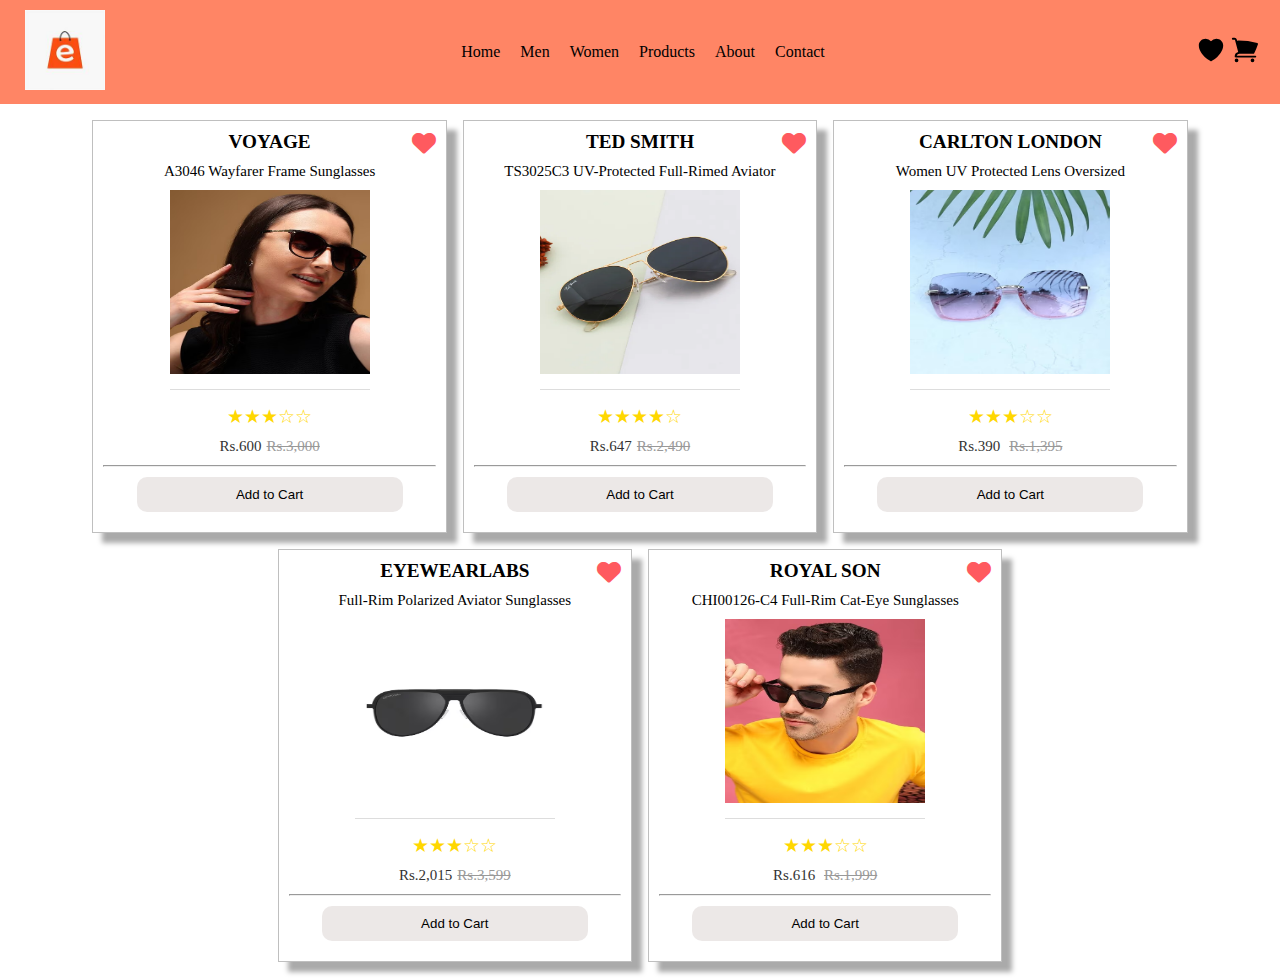
<file: sunglass.html>
<!DOCTYPE html>
<html lang="en">
<head>
    <meta charset="UTF-8">
    <meta name="viewport" content="width=device-width, initial-scale=1.0">
    <title>sun</title>
    <link rel="stylesheet" href="./css/sunglass.css">
    <link rel="stylesheet" href="https://cdnjs.cloudflare.com/ajax/libs/font-awesome/6.1.1/css/all.min.css">
</head>
<body>
      <!-- navbar -->
      <div class="header">
        <div class="navbar">
            <div class="logo">
                <img src="./images/logo.png" width="90px" alt="Company Logo">
            </div>
            <nav>
                <ul>
                    <li><a href="./code.html">Home</a></li>
                    <li class="dropdown">
                        <a href="#">Men</a>
                        <div class="dropdown-content">
                            <a href="mt.html">T-Shirts</a>
                            <a href="mst.html">Shirts</a>
                            <a href="#">Jeans</a>
                        </div>
                    </li>
                    <li class="dropdown">
                        <a href="#">Women</a>
                        <div class="dropdown-content">
                            <a href="#">Dresses</a>
                            <a href="#">Tops</a>
                            <a href="#">Skirts</a>
                        </div>
                    </li>
                    <li class="dropdown">
                        <a href="#">Products</a>
                        <div class="dropdown-content">
                            <a href="./handbags.html">Handbags</a>
                            <a href="./watch.html">Watches</a>
                            <a href="./sunglass.html">Sunglasses</a>
                            <a href="./backpack.html">Backpacks</a>
                        </div>
                    </li>
                    <li><a href="#">About</a></li>
                    <li><a href="./contact.html">Contact</a></li>
                </ul>
            </nav>
            <div class="cart">
                <svg xmlns="http://www.w3.org/2000/svg" viewBox="0 0 24 24" fill="currentColor" class="size-6">
                    <path d="m11.645 20.91-.007-.003-.022-.012a15.247 15.247 0 0 1-.383-.218 25.18 25.18 0 0 1-4.244-3.17C4.688 15.36 2.25 12.174 2.25 8.25 2.25 5.322 4.714 3 7.688 3A5.5 5.5 0 0 1 12 5.052 5.5 5.5 0 0 1 16.313 3c2.973 0 5.437 2.322 5.437 5.25 0 3.925-2.438 7.111-4.739 9.256a25.175 25.175 0 0 1-4.244 3.17 15.247 15.247 0 0 1-.383.219l-.022.012-.007.004-.003.001a.752.752 0 0 1-.704 0l-.003-.001Z" />
                  </svg>


                <svg xmlns="http://www.w3.org/2000/svg" viewBox="0 0 24 24" fill="currentColor" class="size-6">
                    <path d="M2.25 2.25a.75.75 0 0 0 0 1.5h1.386c.17 0 .318.114.362.278l2.558 9.592a3.752 3.752 0 0 0-2.806 3.63c0 .414.336.75.75.75h15.75a.75.75 0 0 0 0-1.5H5.378A2.25 2.25 0 0 1 7.5 15h11.218a.75.75 0 0 0 .674-.421 60.358 60.358 0 0 0 2.96-7.228.75.75 0 0 0-.525-.965A60.864 60.864 0 0 0 5.68 4.509l-.232-.867A1.875 1.875 0 0 0 3.636 2.25H2.25ZM3.75 20.25a1.5 1.5 0 1 1 3 0 1.5 1.5 0 0 1-3 0ZM16.5 20.25a1.5 1.5 0 1 1 3 0 1.5 1.5 0 0 1-3 0Z" />
                  </svg>
            </div>
        </div>
        <!-- products -->
    <div class="container">
        <div class="men">
            <div class="wishlist"><i class="fas fa-heart"></i></div>
            <h3>VOYAGE</h3>
            <p>A3046 Wayfarer Frame Sunglasses</p>
            <img src="./images/SUN/VOYAGE.JPG" width="300px" height="200px">
            <div class="rating">
                <span>&#9733;&#9733;&#9733;&#9734;&#9734;</span>
            </div>
            <p class="price">Rs.600<span class="original-price">Rs.3,000</span></p>
            <hr>
            <button class="pd">Add to Cart</button>
        </div>
        <div class="men">
            <div class="wishlist"><i class="fas fa-heart"></i></div>
            <h3>TED SMITH</h3>
            <p>TS3025C3 UV-Protected Full-Rimed Aviator</p>
            <img src="./images/SUN/TED SMITH.JPG" width="200px" height="200px">
            <div class="rating">
                <span>&#9733;&#9733;&#9733;&#9733;&#9734;</span>
            </div>
            <p class="price">Rs.647<span class="original-price">Rs.2,490</span></p>
            <hr>
            <button class="pd">Add to Cart</button>
        </div>
        <div class="men">
            <div class="wishlist"><i class="fas fa-heart"></i></div>
            <h3>CARLTON LONDON</h3>
            <p>Women UV Protected Lens Oversized</p>
            <img src="./images/SUN/CARLTON.JPG" width="300px" height="200px">
            <div class="rating">
                <span>&#9733;&#9733;&#9733;&#9734;&#9734;</span>
            </div>
            <p class="price">Rs.390 <span class="original-price">Rs.1,395</span></p>
            <hr>
            <button class="pd">Add to Cart</button>
        </div>
       
        <div class="men">
            <div class="wishlist"><i class="fas fa-heart"></i></div>
            <h3>EYEWEARLABS</h3>
            <p>Full-Rim Polarized Aviator Sunglasses</p>
            <img src="./images/SUN/EYE.JPG" width="200px" height="200px">
            <div class="rating">
                <span>&#9733;&#9733;&#9733;&#9734;&#9734;</span>
            </div>
            <p class="price">Rs.2,015<span class="original-price">Rs.3,599</span></p>
            <hr>
            <button class="pd">Add to Cart</button>
        </div>
        <div class="men">
            <div class="wishlist"><i class="fas fa-heart"></i></div>
            <h3>ROYAL SON</h3>
            <P>CHI00126-C4 Full-Rim Cat-Eye Sunglasses</P>
            <img src="./images/SUN/ROYAL.JPG" width="300px" height="200px">
            <div class="rating">
                <span>&#9733;&#9733;&#9733;&#9734;&#9734;</span>
            </div>
            <p class="price">Rs.616 <span class="original-price">Rs.1,999</span></p>
            <hr>
            <button class="pd">Add to Cart</button>
        </div>
    </div>
</div>
</body>
</html>
</file>
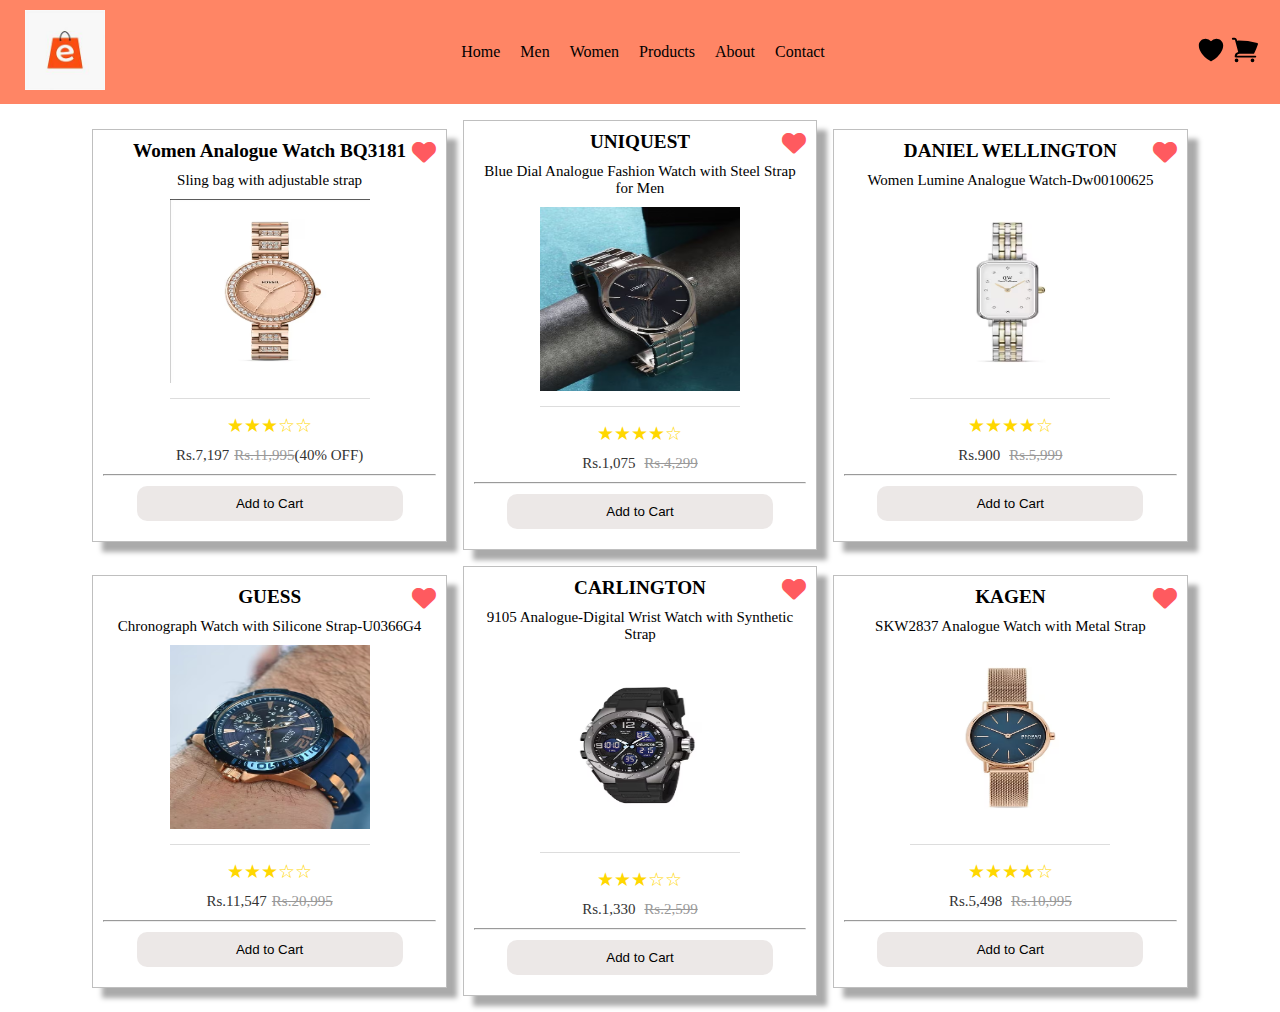
<file: watch.html>
<!DOCTYPE html>
<html lang="en">
<head>
    <meta charset="UTF-8">
    <meta name="viewport" content="width=device-width, initial-scale=1.0">
    <title>Shirts</title>
    <link rel="stylesheet" href="./css/watch.css">
    <link rel="stylesheet" href="https://cdnjs.cloudflare.com/ajax/libs/font-awesome/6.1.1/css/all.min.css">
</head>
<body>
      <!-- navbar -->
      <div class="header">
        <div class="navbar">
            <div class="logo">
                <img src="./images/logo.png" width="90px" alt="Company Logo">
            </div>
            <nav>
                <ul>
                    <li><a href="./code.html">Home</a></li>
                    <li class="dropdown">
                        <a href="#">Men</a>
                        <div class="dropdown-content">
                            <a href="mt.html">T-Shirts</a>
                            <a href="mst.html">Shirts</a>
                            <a href="#">Jeans</a>
                        </div>
                    </li>
                    <li class="dropdown">
                        <a href="#">Women</a>
                        <div class="dropdown-content">
                            <a href="#">Dresses</a>
                            <a href="#">Tops</a>
                            <a href="#">Skirts</a>
                        </div>
                    </li>
                    <li class="dropdown">
                        <a href="#">Products</a>
                        <div class="dropdown-content">
                            <a href="./handbags.html">Handbags</a>
                            <a href="./watch.html">Watches</a>
                            <a href="./sunglass.html">Sunglasses</a>
                            <a href="./backpack.html">Backpacks</a>
                        </div>
                    </li>
                    <li><a href="#">About</a></li>
                    <li><a href="./contact.html">Contact</a></li>
                </ul>
            </nav>
            <div class="cart">
                <svg xmlns="http://www.w3.org/2000/svg" viewBox="0 0 24 24" fill="currentColor" class="size-6">
                    <path d="m11.645 20.91-.007-.003-.022-.012a15.247 15.247 0 0 1-.383-.218 25.18 25.18 0 0 1-4.244-3.17C4.688 15.36 2.25 12.174 2.25 8.25 2.25 5.322 4.714 3 7.688 3A5.5 5.5 0 0 1 12 5.052 5.5 5.5 0 0 1 16.313 3c2.973 0 5.437 2.322 5.437 5.25 0 3.925-2.438 7.111-4.739 9.256a25.175 25.175 0 0 1-4.244 3.17 15.247 15.247 0 0 1-.383.219l-.022.012-.007.004-.003.001a.752.752 0 0 1-.704 0l-.003-.001Z" />
                  </svg>


                <svg xmlns="http://www.w3.org/2000/svg" viewBox="0 0 24 24" fill="currentColor" class="size-6">
                    <path d="M2.25 2.25a.75.75 0 0 0 0 1.5h1.386c.17 0 .318.114.362.278l2.558 9.592a3.752 3.752 0 0 0-2.806 3.63c0 .414.336.75.75.75h15.75a.75.75 0 0 0 0-1.5H5.378A2.25 2.25 0 0 1 7.5 15h11.218a.75.75 0 0 0 .674-.421 60.358 60.358 0 0 0 2.96-7.228.75.75 0 0 0-.525-.965A60.864 60.864 0 0 0 5.68 4.509l-.232-.867A1.875 1.875 0 0 0 3.636 2.25H2.25ZM3.75 20.25a1.5 1.5 0 1 1 3 0 1.5 1.5 0 0 1-3 0ZM16.5 20.25a1.5 1.5 0 1 1 3 0 1.5 1.5 0 0 1-3 0Z" />
                  </svg>
            </div>
        </div>
        <!-- products -->
    <div class="container">
        <div class="men">
            <div class="wishlist"><i class="fas fa-heart"></i></div>
            <h3>Women Analogue Watch BQ3181</h3>
            <p>Sling bag with adjustable strap</p>
            <img src="./images/watches/FOSSIL.JPG" width="300px" height="200px">
            <div class="rating">
                <span>&#9733;&#9733;&#9733;&#9734;&#9734;</span>
            </div>
            <p class="price">Rs.7,197<span class="original-price">Rs.11,995</span>(40% OFF)</p>
            <hr>
            <button class="pd">Add to Cart</button>
        </div>
        <div class="men">
            <div class="wishlist"><i class="fas fa-heart"></i></div>
            <h3>UNIQUEST</h3>
            <p>Blue Dial Analogue Fashion Watch with Steel Strap for Men</p>
            <img src="./images/watches/UNIQUEST.JPG" width="200px" height="200px">
            <div class="rating">
                <span>&#9733;&#9733;&#9733;&#9733;&#9734;</span>
            </div>
            <p class="price">Rs.1,075
                <span class="original-price">Rs.4,299</span></p>
            <hr>
            <button class="pd">Add to Cart</button>
        </div>
        <div class="men">
            <div class="wishlist"><i class="fas fa-heart"></i></div>
            <h3>DANIEL WELLINGTON</h3>
            <p>Women Lumine Analogue Watch-Dw00100625</p>
            <img src="./images/watches/DANIEL.JPG" width="300px" height="200px">
            <div class="rating">
                <span>&#9733;&#9733;&#9733;&#9733;&#9734;</span>
            </div>
            <p class="price">Rs.900 <span class="original-price">Rs.5,999</span></p>
            <hr>
            <button class="pd">Add to Cart</button>
        </div>
        <div class="men">
            <div class="wishlist"><i class="fas fa-heart"></i></div>
            <h3>GUESS</h3>
            <p>Chronograph Watch with Silicone Strap-U0366G4</p>
            <img src="./images/watches/GUESS.JPG" width="200px" height="200px">
            <div class="rating">
                <span>&#9733;&#9733;&#9733;&#9734;&#9734;</span>
            </div>
            <p class="price">Rs.11,547<span class="original-price">Rs.20,995</span></p>
            <hr>
            <button class="pd">Add to Cart</button>
        </div>
        <div class="men">
            <div class="wishlist"><i class="fas fa-heart"></i></div>
            <h3>CARLINGTON</h3>
            <p>9105 Analogue-Digital Wrist Watch with Synthetic Strap</p>
            <img src="./images/watches/CARINTON.JPG" width="200px" height="200px">
            <div class="rating">
                <span>&#9733;&#9733;&#9733;&#9734;&#9734;</span>
            </div>
            <p class="price">Rs.1,330 <span class="original-price">Rs.2,599</span></p>
            <hr>
            <button class="pd">Add to Cart</button>
        </div>
        <div class="men">
            <div class="wishlist"><i class="fas fa-heart"></i></div>
            <h3>KAGEN</h3>
            <P>SKW2837 Analogue Watch with Metal Strap</P>
            <img src="./images/watches/SKAGEN.JPG" width="300px" height="200px">
            <div class="rating">
                <span>&#9733;&#9733;&#9733;&#9733;&#9734;</span>
            </div>
            <p class="price">Rs.5,498 <span class="original-price">Rs.10,995</span></p>
            <hr>
            <button class="pd">Add to Cart</button>
        </div>
    </div>
</div>
</body>
</html>
</file>
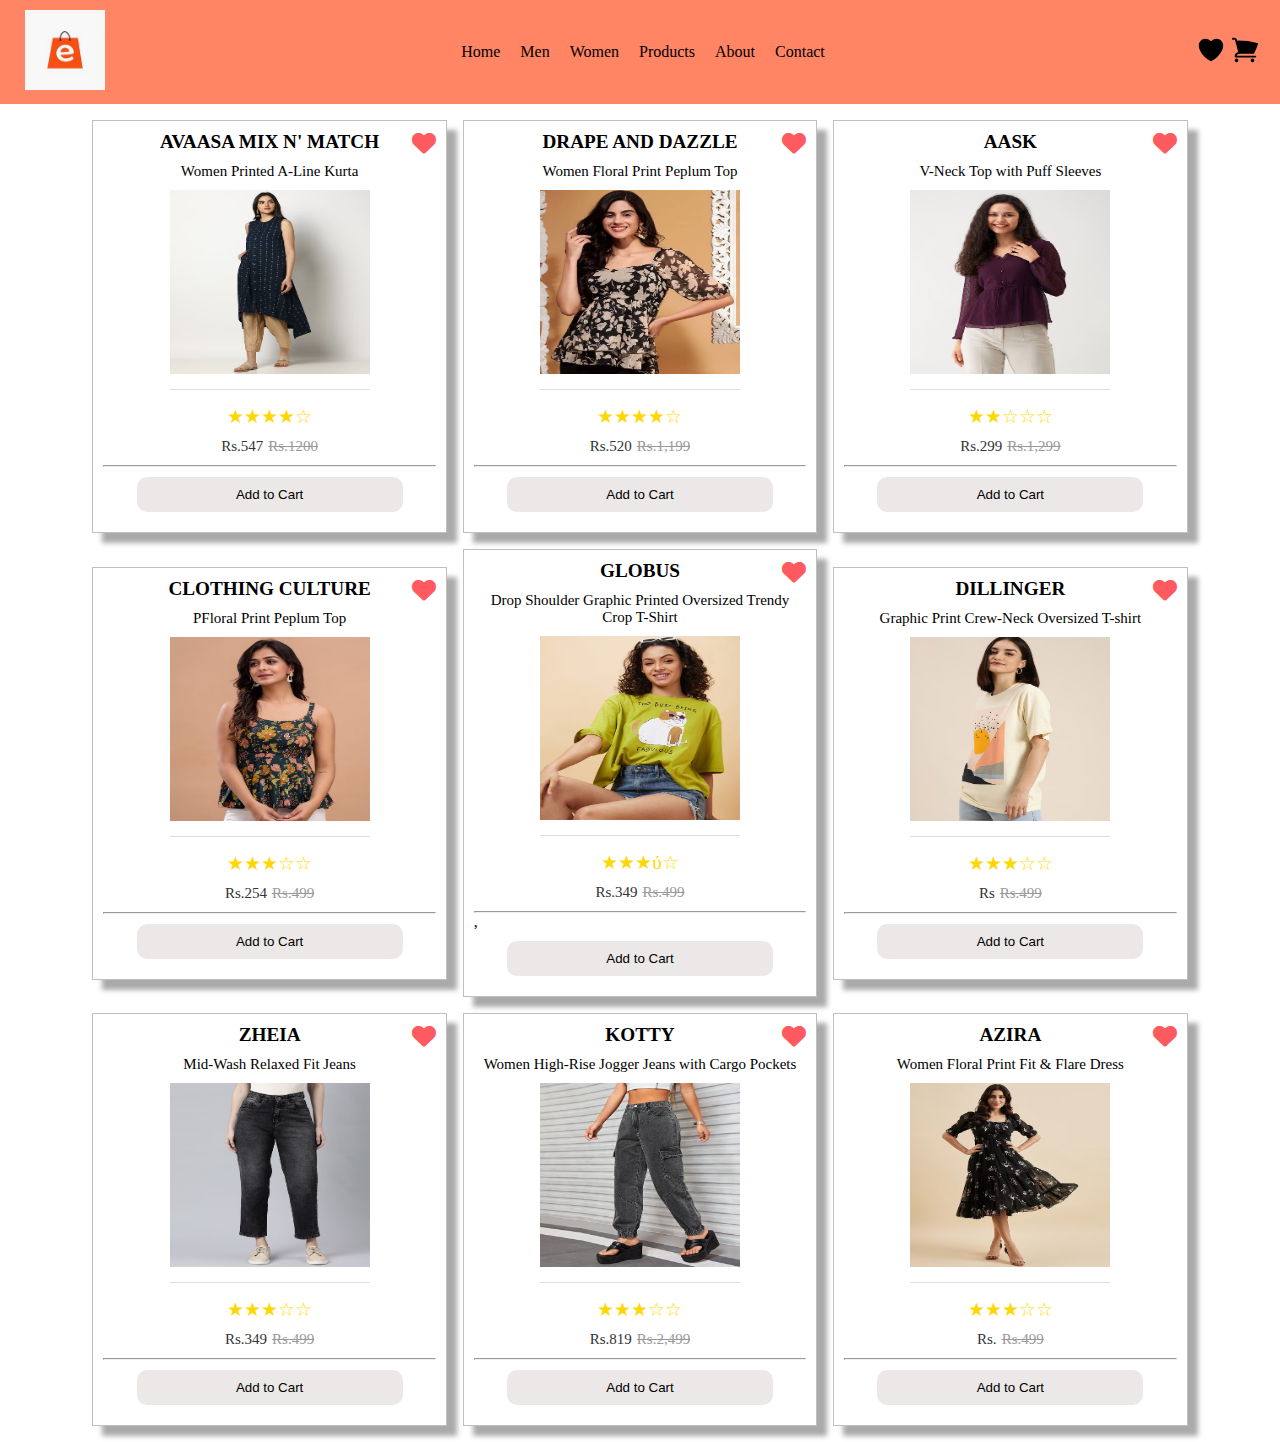
<file: western.html>
<!DOCTYPE html>
<html lang="en">
<head>
    <meta charset="UTF-8">
    <meta name="viewport" content="width=device-width, initial-scale=1.0">
    <title>western</title>
    <link rel="stylesheet" href="./css/hand.css">
    <link rel="stylesheet" href="https://cdnjs.cloudflare.com/ajax/libs/font-awesome/6.1.1/css/all.min.css">
</head>
<body>
      <!-- navbar -->
      <div class="header">
        <div class="navbar">
            <div class="logo">
                <img src="./images/logo.png" width="90px" alt="Company Logo">
            </div>
            <nav>
                <ul>
                    <li><a href="./code.html">Home</a></li>
                    <li class="dropdown">
                        <a href="#">Men</a>
                        <div class="dropdown-content">
                            <a href="mtshirt.html">T-Shirts</a>
                            <a href="mshirt.html">Shirts</a>
                            <a href="mj.html">Jeans</a>
                        </div>
                    </li>
                    <li class="dropdown">
                        <a href="#">Women</a>
                        <div class="dropdown-content">
                            <a href="./ethnic.html">Ethnic Wear</a>
                            <a href="./western.html">Western Wear</a>
                            <a href="./jewellery.html">Jewellery</a>
                        </div>
                    </li>
                    <li class="dropdown">
                        <a href="#">Products</a>
                        <div class="dropdown-content">
                            <a href="./handbags.html">Handbags</a>
                            <a href="./watch.html">Watches</a>
                            <a href="./sunglass.html">Sunglasses</a>
                            <a href="./backpack.html">backpacks</a>
                        </div>
                    </li>
                    <li><a href="#">About</a></li>
                    <li><a href="./contact.html">Contact</a></li>
                </ul>
            </nav>
            <div class="cart">
                <svg xmlns="http://www.w3.org/2000/svg" viewBox="0 0 24 24" fill="currentColor" class="size-6">
                    <path d="m11.645 20.91-.007-.003-.022-.012a15.247 15.247 0 0 1-.383-.218 25.18 25.18 0 0 1-4.244-3.17C4.688 15.36 2.25 12.174 2.25 8.25 2.25 5.322 4.714 3 7.688 3A5.5 5.5 0 0 1 12 5.052 5.5 5.5 0 0 1 16.313 3c2.973 0 5.437 2.322 5.437 5.25 0 3.925-2.438 7.111-4.739 9.256a25.175 25.175 0 0 1-4.244 3.17 15.247 15.247 0 0 1-.383.219l-.022.012-.007.004-.003.001a.752.752 0 0 1-.704 0l-.003-.001Z" />
                  </svg>


                <svg xmlns="http://www.w3.org/2000/svg" viewBox="0 0 24 24" fill="currentColor" class="size-6">
                    <path d="M2.25 2.25a.75.75 0 0 0 0 1.5h1.386c.17 0 .318.114.362.278l2.558 9.592a3.752 3.752 0 0 0-2.806 3.63c0 .414.336.75.75.75h15.75a.75.75 0 0 0 0-1.5H5.378A2.25 2.25 0 0 1 7.5 15h11.218a.75.75 0 0 0 .674-.421 60.358 60.358 0 0 0 2.96-7.228.75.75 0 0 0-.525-.965A60.864 60.864 0 0 0 5.68 4.509l-.232-.867A1.875 1.875 0 0 0 3.636 2.25H2.25ZM3.75 20.25a1.5 1.5 0 1 1 3 0 1.5 1.5 0 0 1-3 0ZM16.5 20.25a1.5 1.5 0 1 1 3 0 1.5 1.5 0 0 1-3 0Z" />
                  </svg>
            </div>
        </div>
        <!-- products -->
 <div class="container">
        <div class="men">
            <div class="wishlist"><i class="fas fa-heart"></i></div>
            <h3>AVAASA MIX N' MATCH</h3>
            <p>Women Printed A-Line Kurta</p>
            <img src="./images/Women/ew/Avasa.jpg " width="200px" height="200px">
            <div class="rating">
                <span>&#9733;&#9733;&#9733;&#9733;&#9734;</span>
            </div>
            <p class="price">Rs.547<span class="original-price">Rs.1200</span></p>
            <hr>
            <button class="pd">Add to Cart</button>
        </div>
        
     
        
        <div class="men">
            <div class="wishlist"><i class="fas fa-heart"></i></div>
            <h3>DRAPE AND DAZZLE</h3>
            <p>Women Floral Print Peplum Top</p>
            <img src="./images/Women/ww/drape.jpg " width="200px" height="200px">
            <div class="rating">
                <span>&#9733;&#9733;&#9733;&#9733;&#9734;</span>
            </div>
            <p class="price">Rs.520<span class="original-price">Rs.1,199</span></p>
            <hr>
            <button class="pd">Add to Cart</button>
        </div>
        
        <div class="men">
            <div class="wishlist"><i class="fas fa-heart"></i></div>
            <h3>AASK  </h3>
            <p> V-Neck Top with Puff Sleeves </p>
            <img src="./images/Women/ww/assk.jpg " width="200px" height="200px">
            <div class="rating">
                <span>&#9733;&#9733;&#9734;&#9734;&#9734;</span>
            </div>
            <p class="price">Rs.299<span class="original-price">Rs.1,299</span></p>
            <hr>
            <button class="pd">Add to Cart</button>
        </div>
        
        <div class="men">
            <div class="wishlist"><i class="fas fa-heart"></i></div>
            <h3>CLOTHING CULTURE</h3>
            <p>PFloral Print Peplum Top</p>
            <img src="./images/Women/ww/clothing.jpg " width="200px" height="200px">
            <div class="rating">
                <span>&#9733;&#9733;&#9733;&#9734;&#9734;</span>
            </div>
            <p class="price">Rs.254<span class="original-price">Rs.499</span></p>
            <hr>
            <button class="pd">Add to Cart</button>
        </div>
        
       
        <div class="men">
            <div class="wishlist"><i class="fas fa-heart"></i></div>
            <h3>GLOBUS</h3>
            <p>Drop Shoulder Graphic Printed Oversized Trendy Crop T-Shirt</p>
            <img src="./images/Women/ww/globus.jpg " width="200px" height="200px">
            <div class="rating">
                <span>&#9733;&#9733;&#9733;&#973;&#9734;</span>
            </div>
            <p class="price">Rs.349<span class="original-price">Rs.499</span></p>
            <hr>,
            <button class="pd">Add to Cart</button>
        </div>
        
        
        <div class="men">
            <div class="wishlist"><i class="fas fa-heart"></i></div>
            <h3>
                DILLINGER
                </h3>
            <p>Graphic Print Crew-Neck Oversized T-shirt</p>
            <img src="./images/Women/ww/dilling.jpg " width="200px" height="200px">
            <div class="rating">
                <span>&#9733;&#9733;&#9733;&#9734;&#9734;</span>
            </div>
            <p class="price">Rs<span class="original-price">Rs.499</span></p>
            <hr>
            <button class="pd">Add to Cart</button>
        </div>
        
        
        
        <div class="men">
            <div class="wishlist"><i class="fas fa-heart"></i></div>
            <h3>ZHEIA</h3>
            <p>Mid-Wash Relaxed Fit Jeans</p>
            <img src="./images/Women/ww/zheia.jpg " width="200px" height="200px">
            <div class="rating">
                <span>&#9733;&#9733;&#9733;&#9734;&#9734;</span>
            </div>
            <p class="price">Rs.349<span class="original-price">Rs.499</span></p>
            <hr>
            <button class="pd">Add to Cart</button>
        </div>
        
        
        <div class="men">
            <div class="wishlist"><i class="fas fa-heart"></i></div>
            <h3>KOTTY</h3>
            <p>Women High-Rise Jogger Jeans with Cargo Pockets</p>
            <img src="./images/Women/ww/kotty.jpg " width="200px" height="200px">
            <div class="rating">
                <span>&#9733;&#9733;&#9733;&#9734;&#9734;</span>
            </div>
            <p class="price">Rs.819<span class="original-price">Rs.2,499</span></p>
            <hr>
            <button class="pd">Add to Cart</button>
        </div>
        
        
        <div class="men">
            <div class="wishlist"><i class="fas fa-heart"></i></div>
            <h3>AZIRA</h3>
            <p>Women Floral Print Fit & Flare Dress</p>
            <img src="./images/Women/ww/azira.jpg " width="200px" height="200px">
            <div class="rating">
                <span>&#9733;&#9733;&#9733;&#9734;&#9734;</span>
            </div>
            <p class="price">Rs.<span class="original-price">Rs.499</span></p>
            <hr>
            <button class="pd">Add to Cart</button>
        </div>
        
        
    </div>
</body>
</html>
</file>
<file: css/login.css>
* {
    margin: 0;
    padding: 0;
    box-sizing: border-box;
}
/* navbar */
.navbar {
    display: flex;
    justify-content: space-between;
    align-items: center;
    padding: 5px 20px;
    background-color: #ff8565;
}

nav {
    flex: 1;
    text-align: center;
}

nav ul {
    display: flex;
    justify-content: center;
    list-style-type: none;
}

nav ul li {
    margin-right: 20px;
    position: relative;
}

nav ul li a {
    text-decoration: none;
    color: black;
    transition: color 0.3s;
}

nav ul li a:hover {
    color: #ffffff;
}

nav ul li .cart {
    display: flex;
    align-items: center;
}

nav ul li .cart i {
    margin-right: 5px;
}

.cart {
    margin-left: auto;
}

a {
    text-decoration: none;
    color: black;
}
.logo img {
    margin: 0;
    padding: 5px;
}

svg {
    width: 30px;
    padding: auto;
    align-items: center;
}

.dropdown {
    position: relative;
    display: inline-block;
}

.dropdown-content {
    display: none;
    position: absolute;
    background-color: #f9f9f9;
    min-width: 160px;
    box-shadow: 0px 8px 16px 0px rgba(0, 0, 0, 0.2);
    z-index: 1;
}

.dropdown-content a {
    color: black;
    padding: 12px 16px;
    text-decoration: none;
    display: block;
}

.dropdown-content a:hover {
    background-color: #953e19a1;
}

.dropdown:hover .dropdown-content {
    display: block;
}

.dropdown:hover .dropbtn {
    background-color: #3e8e41;
}

svg:hover {
    color: white;
    transform: scale(1.1);
    cursor: pointer;
}

.bg {
    background-image: url(../images/banner-3.jpg);
    background-repeat: no-repeat;
    background-size: cover;
    display: flex;
    align-items: center;
    height: 100vh;
    padding-left: 20px;
    overflow-x: hidden;
}

.login {
    max-width: 400px;
    background-color: rgba(255, 255, 255, 0.8);
    padding: 20px 40px;
    margin: 0px;
    text-align: left;
    box-shadow: 0 4px 8px rgba(0, 0, 0, 0.1);
    border-radius: 10px;
    position: relative;
    left: 200px;
    bottom: 50px;
}

h2 {
    text-align: center;
    font-family: 'Gill Sans', 'Gill Sans MT', Calibri, 'Trebuchet MS', sans-serif;
}

.buttonlogin, .btnsignup, .container {
    display: inline-block;
    background-color: hsla(0, 91%, 64%, 0.644);
    color: white;
    padding: 10px 20px;
    margin-right: 5px;
    cursor: pointer;
    text-decoration: none;
    text-align: center;
    border: 1px white;
    border-radius: 5px;
    margin: 10px;
}

.btnsignup {
    background-color: white;
    color: black;
}

.inputstyle {
    width: 100%;
    padding: 10px;
    margin: 10px 0;
    border: 1px solid #ccc;
    border-radius: 5px;
}

a {
    color: #000;
}

a span {
    color: blue;
    text-decoration: underline;
}

a:hover span {
    color: darkblue;
}

@media (max-width: 768px) {
    .navbar {
        flex-direction: column;
        align-items: flex-start;
        display: none;
    }

    nav ul {
        flex-direction: column;
        align-items: flex-start;
    }

    nav ul li {
        margin-right: 0;
    }

    .cart {
        margin-left: 0;
    }

    .bg {
        flex-direction: column;
        align-items: center;
        text-align: center;
        padding: 10px;
    }

    .login {
        left: 0;
        bottom: 0;
        width: 90%;
        margin: 20px 0;
        padding: 20px;
    }
    .login img{
        height: 100vh;
    }
}

@media (max-width: 480px) {
    .navbar {
        padding: 10px;
    }

    nav ul {
        padding: 0;
    }

    nav ul li {
        padding: 10px 0;
    }

    .login {
        padding: 10px;
    }

    .buttonlogin, .btnsignup, .container {
        width: 100%;
        padding: 10px;
        margin: 5px 0;
    }

    .inputstyle {
        margin: 5px 0;
    }
}
</file>
<file: css/back.css>
* {
    margin: 0;
    padding: 0;
    box-sizing: border-box;
}
/* navbar */
.navbar {
    display: flex;
    justify-content: space-between;
    align-items: center;
    padding: 5px 20px; /* Adjust padding for spacing */
    background-color: #ff8565;
}

nav {
    flex: 1;
    text-align: center; /* Center align the navigation */
}

nav ul {
    display: flex;
    justify-content: center; /* Center align the list items */
    list-style-type: none;
}

nav ul li {
    margin-right: 20px;
    position: relative; /* Add this line */
}

nav ul li a {
    text-decoration: none;
    color: black;
    transition: color 0.3s;
}

nav ul li a:hover {
    color: #ffffff;
}

nav ul li .cart {
    display: flex;
    align-items: center;
}

nav ul li .cart i {
    margin-right: 5px;
}

.cart {
    margin-left: auto; /* Move the cart to the far right */
}

a {
    text-decoration: none;
    color: black;
}
.logo img {
    margin: 0;
    padding: 5px;
}

svg {
    width: 30px;
    padding: auto;
    align-items: center;
}

.dropdown {
    position: relative;
    display: inline-block;
}

/* Dropdown content (hidden by default) */
.dropdown-content {
    display: none;
    position: absolute;
    background-color: #f9f9f9;
    min-width: 160px;
    box-shadow: 0px 8px 16px 0px rgba(0, 0, 0, 0.2);
    z-index: 1;
}

/* Links inside the dropdown */
.dropdown-content a {
    color: black;
    padding: 12px 16px;
    text-decoration: none;
    display: block;
}

/* Change color of dropdown links on hover */
.dropdown-content a:hover {
    background-color: #953e19a1;
}

/* Show the dropdown menu on hover */
.dropdown:hover .dropdown-content {
    display: block;
}

/* Change the background color of the dropdown button when the dropdown content is shown */
.dropdown:hover .dropbtn {
    background-color: #3e8e41;
}
svg:hover{
    color: white;
    transform: scale(0.2);
    cursor: pointer;
}

/* Produtcs */
.container {
    display: flex;
    flex-wrap: wrap;
    gap: 1rem;
    justify-content: center;
    align-items: center;
    padding: 1rem;
}

.men {
    position: relative;
    border: 1px solid #bfbfbf;
    width: calc(30% - 20px);
    box-shadow: 10px 10px 5px #aaaaaa;
    padding: 10px;
    transition: transform 0.2s;
}

.men img {
    width: 200px;  /* Set the width you want */
    height: 200px;  /* Set the height you want */
    display: block;
    margin: 0 auto 15px;
    border-bottom: 1px solid #ddd;
    padding-bottom: 15px;
}

.men h3 {
    font-size: 1.2em;
    margin: 0 0 10px;
    text-align: center;
}

.men .rating {
    text-align: center;
    margin-bottom: 10px;
}

.men .rating span {
    font-size: 1.3em;
    color: gold;
}

.men p {
    margin: 0 0 10px;
    font-size: 17px;
    text-align: center;
}

.pd {
    background-color: hsla(12, 44%, 23%, 0.11);
    border-radius: 10px;
    padding: 10px;
    display: block;
    width: 80%;
    margin: 10px auto;
    text-align: center;
    border: 0;
    transition: transform 0.2s;
}

.pd:hover {
    transform: scale(1.2);
}

.men:hover {
    transform: scale(0.9);
}

.price {
    font-size: 1.2em;
    color: #333;
    text-align: center;
}

.original-price {
    text-decoration: line-through;
    color: #999;
    margin-left: 5px;
}

.wishlist {
    position: absolute;
    top: 10px;
    right: 10px;
    font-size: 1.5em;
    color: #ff5a5f;
    cursor: pointer;
}

.wishlist:hover {
    color: #ff1a1f;
}

/* Responsive Styles */
@media (max-width: 1200px) {
    .men {
        width: calc(45% - 20px);
    }
}

@media (max-width: 768px) {
    .men {
        width: calc(100% - 20px);
    }
}
@media (max-width:600px) {
    .navbar{
        display: none;
    }
}
</file>
<file: css/style.css>
* {
    margin: 0;
    padding: 0;
    box-sizing: border-box;
}

body {
    font-family: Arial, sans-serif;
}

.navbar {
    display: flex;
    justify-content: space-between;
    align-items: center;
    padding: 10px 20px;
    background-color: #ff8565;
}

nav {
    flex: 1;
    text-align: center;
}

nav ul {
    display: flex;
    justify-content: center;
    list-style-type: none;
}

nav ul li {
    margin-right: 20px;
    position: relative;
}

nav ul li a {
    text-decoration: none;
    color: black;
    transition: color 0.3s;
}

nav ul li a:hover {
    color: #ffffff;
}

.cart {
    margin-left: auto;
}

a {
    text-decoration: none;
    color: black;
}

p {
    color: black;
    font-size: 1.2rem;
    line-height: 1.5;
    font-family: 'Ubuntu', sans-serif;
}

.row {
    display: flex;
    align-items: center;
    flex-wrap: wrap;
    justify-content: space-between;
    max-width: 1200px;
    margin: 0 auto;
    padding: 20px;
}

.col-2 {
    flex-basis: 50%;
    padding: 0 20px;
}

.col-2 img {
    max-width: 100%;
    padding: 50px 0;
    border-radius: 20%;
    width: 450vw;
}

.col-2 h1 {
    font-size: 50px;
    line-height: 60px;
    margin: 25px 0;
}

.header {
    background: #E8E3DD;
    margin: 0;
}

.btn {
    display: inline-block;
    background: #ff8565;
    color: floralwhite;
    margin: 30px 0;
    border-radius: 30px;
    padding: 9px 20px;
    transition: background 0.3s, transform 0.3s;
}

.btn:hover {
    background: #ff5733;
    transform: scale(1.05);
}

.logo img {
    margin: 0;
    padding: 5px;
}

svg {
    width: 30px;
    height: 30px; /* Ensuring uniform height */
    padding: auto;
    align-items: center;
}



@media (max-width: 768px) {
    .navbar {
        flex-direction: column;
        display: none;
    }
    nav {
        overflow: hidden;
    }
    nav ul {
        flex-direction: column;
        padding: 0;
    }
    nav ul li {
        margin: 10px 0;

    }
}

.dropdown {
    position: relative;
    display: inline-block;
}

.dropdown-content {
    display: none;
    position: absolute;
    background-color: #f9f9f9;
    min-width: 160px;
    box-shadow: 0px 8px 16px 0px rgba(0, 0, 0, 0.2);
    z-index: 1;
}

.dropdown-content a {
    color: black;
    padding: 12px 16px;
    text-decoration: none;
    display: block;
}

.dropdown-content a:hover {
    background-color: #953e19a1;
}

.dropdown:hover .dropdown-content {
    display: block;
}

.dropdown:hover .dropbtn {
    background-color: #3e8e41;
}

.w1:hover {
    color: white;
    transform: scale(1.2);
    cursor: pointer;
}

.container {
    display: flex;
    width: 100%;
}

.sidebar {
    width: 250px;
    background-color: #f8f9fa;
    padding: 15px;
    border: 1px solid #ddd;
    box-sizing: border-box;
    margin: 20px 10px;
    height: 420px;
}

.sidebar h2 {
    font-size: 1.5em;
    margin-bottom: 1em;
}

.category-list {
    list-style: none;
    padding: 0;
}

.category-list li {
    margin: 10px 0;
}

.category-list a {
    text-decoration: none;
    color: #333;
    font-size: 1.2em;
    display: flex;
    justify-content: space-between;
    align-items: center;
}

.category-list a:hover {
    color: #007bff;
}

.plus-symbol {
    color: #007bff;
    font-size: 1.2em;
}


.hr {
    box-shadow: #999;
}
.container1 {
    width: 80%;
    margin: auto;
    overflow: hidden;
}

.row1 {
    display: flex;
    flex-wrap: wrap;
    justify-content: space-between;
    padding: 20px 0;
}

.col-md-6, .col-md-3 {
    flex: 1;
    margin-bottom: 20px;
}

.col-md-6 {
    flex-basis: calc(50% - 20px);
}

.col-md-3 {
    flex-basis: calc(33.33% - 20px);
}

.footer {
    background: #ff8565;
    color: black;
    padding: 50px 0;
}

.footer h2 {
    color: black;
    font-size: 1.5rem;
    margin-bottom: 20px;
}

.footer p, .footer ul {
    font-size: 0.9rem;
    color: black;
    text-align: justify;
}

.footer ul {
    list-style-type: none;
    padding-left: 0;
}

.footer ul li {
    margin-bottom: 10px;
}

.footer ul li a {
    color: black;
    text-decoration: none;
    transition: color 0.3s ease;
}

.footer ul li a:hover {
    color: #fff;
}

.social-media-icons {
    display: flex;
    gap: 10px;
}

.social-media-icons a {
    width: 40px;
    height: 40px;
    display: flex;
    justify-content: center;
    align-items: center;
    border-radius: 50%;
    transition: background-color 0.3s ease;
}

.social-media-icons a:hover {
    background-color: #555;
}

.social-media-icons svg {
    width: 50px;
    height: 50px;
    fill: black;
}

@media (max-width: 768px) {
    .container {
        width: 90%;
    }

    .row {
        flex-direction: column;
    }

    .col-md-6, .col-md-3 {
        flex-basis: auto;
        margin-bottom: 20px;
    }
}
.content1 {
    flex: 1;
    padding: 30px 30px;
    box-sizing: border-box;
}
.content1 h2{
    font-family: 'Gill Sans', 'Gill Sans MT', Calibri, 'Trebuchet MS', sans-serif;
    font-size: 2.5em;
    position: relative;
    left: 600px;
}
.new{
    margin: 10px 0 0 0;
    position: relative;
    left: 80px;
}
.product-grid {
    display: flex;
    flex-wrap: wrap;
    gap: 1rem;
    justify-content: center;
    align-items: center;
    padding: 1rem;
}

.product-item {
    position: relative;
    border: 1px solid #bfbfbf;
    width: calc(30% - 20px);
    box-shadow: 10px 10px 5px #aaaaaa;
    padding: 10px;
    transition: transform 0.2s;
}

.product-item img {
    width: 160px;
    display: block;
    margin: 0 auto 10px;
}

.product-item h3 {
    font-size: 1.2em;
    margin: 0 0 10px;
    text-align: center;
}

.product-item .rating {
    text-align: center;
    margin-bottom: 10px;
}

.product-item .rating span {
    font-size: 1.2em;
    color: gold;
}

.product-item p {
    margin: 0 0 10px;
    font-size: 15px;
    text-align: center;
}

.pd {
    background-color: hsla(12, 44%, 23%, 0.11);
    border-radius: 10px;
    padding: 10px;
    display: block;
    width: 80%;
    margin: 10px auto;
    text-align: center;
    border: 0;
    transition: transform 0.2s;
}

.pd:hover {
    transform: scale(1.2);
}

.product-item:hover {
    transform: scale(0.9);
}

.price {
    font-size: 1.2em;
    color: #333;
    text-align: center;
}

.original-price {
    text-decoration: line-through;
    color: #999;
    margin-left: 5px;
}
 .wishlist {
    position: relative;
    top: 100px;
    right: 100px;
    font-size: 1.5em;
    color: #ff5a5f;
    cursor: pointer;
}

.wishlist:hover {
    color: #ff1a1f;
} 

/* Media Queries for Responsive Design */
@media (max-width: 1200px) {
    .product-item {
        width: calc(45% - 20px);
    }
}

@media (max-width: 768px) {
    .content {
        padding: 20px;
    }
    .new {
        left: 0;
        text-align: center;
    }
    .product-item {
        width: calc(100% - 20px);
    }
    .promo h2{
        font-size: 5px;
        position: relative;
        left:50px;
    }
}

@media (max-width: 480px) {
    .product-item img {
        width: 120px;
    }
    .product-item h3 {
        font-size: 1em;
    }
    .price {
        font-size: 1em;
    }

}
.carousel {
    position: relative;
    width: 100vw;
    max-width: 3900vw;
    overflow: hidden;
    border: 0 solid #ddd;
    border-radius: 10px;
}

.carousel-images {
    display: flex;
    animation: slide 8s infinite;
}

.carousel-images img {
    width: 100%;
    border-right: 0 solid #ddd;
}

@keyframes slide {
    0% { transform: translateX(0); }
    25% { transform: translateX(0); }
    50% { transform: translateX(-100%); }
    75% { transform: translateX(-100%); }
    100% { transform: translateX(0); }
}
.brands{
        position: relative;
        left:650px;
        margin: 10px 0;
}
.brands1 h2{
    font-size: 2em;
    font-family:'Gill Sans', 'Gill Sans MT', Calibri, 'Trebuchet MS', sans-serif;
    position: relative;
    left: 620px;
    margin: 10px 0;
}
.brands img{
    width: 20vw;
     height: 20vh;
}
@media  (max-width: 768px)  {
    .brands{
        flex-direction: column;
        position: relative;
        left: 150px;
    }
    .brands1 h2{
        font-size: 2em;
        justify-content: center;
        position: relative;
        left: 150px;
    }
    .col-md-3 h2, ul{
        font-size: 1rem;
    }
   
    
}

.nike{
    width: 100px;
    height: 100px;
}
.puma{
    width: 100px;
    height: 100px;
}
.nike{
    width: 100px;
    height: 100px;
}
.promo {
    text-align: center;
    padding: 20px 0;
}

.promo-items {
    display: flex;
    justify-content: center;
    flex-wrap: wrap;
    gap: 50px;
    margin-top: 30px;
}

.promo-item {
    background-color: #fff;
    box-shadow: 0 2px 4px rgba(0, 0, 0, 0.1);
    border-radius: 10px;
    overflow: hidden;
    width: 260px;
}

.promo-item img {
    width: 100%;
    height: 100%;
}
.promo-item img:hover{
    transform: scale(0.9);
}
.promo-item:hover{
    transition: transform 0.2s;
}
.promo h2{
    margin: 10px 5px;
    box-shadow: 1px solid grey;
    position: relative;
    left: 70px;
    font-size: 2.5em;
    font-family: 'Gill Sans', 'Gill Sans MT', Calibri, 'Trebuchet MS', sans-serif;
}
.promo h2 :hover{
    transform: translate(0.2);
}
</file>
<file: css/hand.css>
* {
    margin: 0;
    padding: 0;
    box-sizing: border-box;
}
/* navbar */
.navbar {
    display: flex;
    justify-content: space-between;
    align-items: center;
    padding: 5px 20px; /* Adjust padding for spacing */
    background-color: #ff8565;
}

nav {
    flex: 1;
    text-align: center; /* Center align the navigation */
}

nav ul {
    display: flex;
    justify-content: center; /* Center align the list items */
    list-style-type: none;
}

nav ul li {
    margin-right: 20px;
    position: relative; /* Add this line */
}

nav ul li a {
    text-decoration: none;
    color: black;
    transition: color 0.3s;
}

nav ul li a:hover {
    color: #ffffff;
}

nav ul li .cart {
    display: flex;
    align-items: center;
}

nav ul li .cart i {
    margin-right: 5px;
}

.cart {
    margin-left: auto; /* Move the cart to the far right */
}

a {
    text-decoration: none;
    color: black;
}
.logo img {
    margin: 0;
    padding: 5px;
}

svg {
    width: 30px;
    padding: auto;
    align-items: center;
}

.dropdown {
    position: relative;
    display: inline-block;
}

/* Dropdown content (hidden by default) */
.dropdown-content {
    display: none;
    position: absolute;
    background-color: #f9f9f9;
    min-width: 160px;
    box-shadow: 0px 8px 16px 0px rgba(0, 0, 0, 0.2);
    z-index: 1;
}

/* Links inside the dropdown */
.dropdown-content a {
    color: black;
    padding: 12px 16px;
    text-decoration: none;
    display: block;
}

/* Change color of dropdown links on hover */
.dropdown-content a:hover {
    background-color: #953e19a1;
}

/* Show the dropdown menu on hover */
.dropdown:hover .dropdown-content {
    display: block;
}

/* Change the background color of the dropdown button when the dropdown content is shown */
.dropdown:hover .dropbtn {
    background-color: #3e8e41;
}
svg:hover{
    color: white;
    transform: scale(0.2);
    cursor: pointer;
}

/* Produtcs */
.container {
    display: flex;
    flex-wrap: wrap;
    gap: 1rem;
    justify-content: center;
    align-items: center;
    padding: 1rem;
}

.men {
    position: relative;
    border: 1px solid #bfbfbf;
    width: calc(30% - 20px);
    box-shadow: 10px 10px 5px #aaaaaa;
    padding: 10px;
    transition: transform 0.2s;
}

.men img {
    width: 200px;  /* Set the width you want */
    height: 200px;  /* Set the height you want */
    display: block;
    margin: 0 auto 15px;
    border-bottom: 1px solid #ddd;
    padding-bottom: 15px;
}

.men h3 {
    font-size: 1.2em;
    margin: 0 0 10px;
    text-align: center;
}

.men .rating {
    text-align: center;
    margin-bottom: 10px;
}

.men .rating span {
    font-size: 1.2em;
    color: gold;
}

.men p {
    margin: 0 0 10px;
    font-size: 15px;
    text-align: center;
}

.pd {
    background-color: hsla(12, 44%, 23%, 0.11);
    border-radius: 10px;
    padding: 10px;
    display: block;
    width: 80%;
    margin: 10px auto;
    text-align: center;
    border: 0;
    transition: transform 0.2s;
}

.pd:hover {
    transform: scale(1.2);
}

.men:hover {
    transform: scale(0.9);
}

.price {
    font-size: 1.2em;
    color: #333;
    text-align: center;
}

.original-price {
    text-decoration: line-through;
    color: #999;
    margin-left: 5px;
}

.wishlist {
    position: absolute;
    top: 10px;
    right: 10px;
    font-size: 1.5em;
    color: #ff5a5f;
    cursor: pointer;
}

.wishlist:hover {
    color: #ff1a1f;
}

/* Responsive Styles */
@media (max-width: 1200px) {
    .men {
        width: calc(45% - 20px);
    }
}

@media (max-width: 768px) {
    .men {
        width: calc(100% - 20px);
    }
    .navbar{
        display: none;
    }
}
</file>
<file: css/mj.css>
* {
    margin: 0;
    padding: 0;
    box-sizing: border-box;
}
/* navbar */
.navbar {
    display: flex;
    justify-content: space-between;
    align-items: center;
    padding: 5px 20px; /* Adjust padding for spacing */
    background-color: #ff8565;
}

nav {
    flex: 1;
    text-align: center; /* Center align the navigation */
}

nav ul {
    display: flex;
    justify-content: center; /* Center align the list items */
    list-style-type: none;
}

nav ul li {
    margin-right: 20px;
    position: relative; /* Add this line */
}

nav ul li a {
    text-decoration: none;
    color: black;
    transition: color 0.3s;
}

nav ul li a:hover {
    color: #ffffff;
}

nav ul li .cart {
    display: flex;
    align-items: center;
}

nav ul li .cart i {
    margin-right: 5px;
}

.cart {
    margin-left: auto; /* Move the cart to the far right */
}

a {
    text-decoration: none;
    color: black;
}
.logo img {
    margin: 0;
    padding: 5px;
}

svg {
    width: 30px;
    padding: auto;
    align-items: center;
}

.dropdown {
    position: relative;
    display: inline-block;
}

/* Dropdown content (hidden by default) */
.dropdown-content {
    display: none;
    position: absolute;
    background-color: #f9f9f9;
    min-width: 160px;
    box-shadow: 0px 8px 16px 0px rgba(0, 0, 0, 0.2);
    z-index: 1;
}

/* Links inside the dropdown */
.dropdown-content a {
    color: black;
    padding: 12px 16px;
    text-decoration: none;
    display: block;
}

/* Change color of dropdown links on hover */
.dropdown-content a:hover {
    background-color: #953e19a1;
}

/* Show the dropdown menu on hover */
.dropdown:hover .dropdown-content {
    display: block;
}

/* Change the background color of the dropdown button when the dropdown content is shown */
.dropdown:hover .dropbtn {
    background-color: #3e8e41;
}
svg:hover{
    color: white;
    transform: scale(0.2);
    cursor: pointer;
}

/* Produtcs */
.container {
    display: flex;
    flex-wrap: wrap;
    gap: 1rem;
    justify-content: center;
    align-items: center;
    padding: 1rem;
}

.men {
    position: relative;
    border: 1px solid #bfbfbf;
    width: calc(30% - 20px);
    box-shadow: 10px 10px 5px #aaaaaa;
    padding: 10px;
    transition: transform 0.2s;
}

.men img {
    width: 160px;
    display: block;
    margin: 0 auto 10px;
}

.men h3 {
    font-size: 1.2em;
    margin: 0 0 10px;
    text-align: center;
}

.men .rating {
    text-align: center;
    margin-bottom: 10px;
}

.men .rating span {
    font-size: 1.2em;
    color: gold;
}

.men p {
    margin: 0 0 10px;
    font-size: 15px;
    text-align: center;
}

.pd {
    background-color: hsla(12, 44%, 23%, 0.11);
    border-radius: 10px;
    padding: 10px;
    display: block;
    width: 80%;
    margin: 10px auto;
    text-align: center;
    border: 0;
    transition: transform 0.2s;
}

.pd:hover {
    transform: scale(1.2);
}

.men:hover {
    transform: scale(0.9);
}

.price {
    font-size: 1.2em;
    color: #333;
    text-align: center;
}

.original-price {
    text-decoration: line-through;
    color: #999;
    margin-left: 5px;
}

.wishlist {
    position: absolute;
    top: 10px;
    right: 10px;
    font-size: 1.5em;
    color: #ff5a5f;
    cursor: pointer;
}

.wishlist:hover {
    color: #ff1a1f;
}

/* Responsive Styles */
@media (max-width: 1200px) {
    .men {
        width: calc(45% - 20px);
    }
}

@media (max-width: 768px) {
    .men {
        width: calc(100% - 20px);
    }
    .navbar{
        display: none;
    }
}
</file>
<file: css/sunglass.css>
* {
    margin: 0;
    padding: 0;
    box-sizing: border-box;
}
/* navbar */
.navbar {
    display: flex;
    justify-content: space-between;
    align-items: center;
    padding: 5px 20px; /* Adjust padding for spacing */
    background-color: #ff8565;
}

nav {
    flex: 1;
    text-align: center; /* Center align the navigation */
}

nav ul {
    display: flex;
    justify-content: center; /* Center align the list items */
    list-style-type: none;
}

nav ul li {
    margin-right: 20px;
    position: relative; /* Add this line */
}

nav ul li a {
    text-decoration: none;
    color: black;
    transition: color 0.3s;
}

nav ul li a:hover {
    color: #ffffff;
}

nav ul li .cart {
    display: flex;
    align-items: center;
}

nav ul li .cart i {
    margin-right: 5px;
}

.cart {
    margin-left: auto; /* Move the cart to the far right */
}

a {
    text-decoration: none;
    color: black;
}
.logo img {
    margin: 0;
    padding: 5px;
}

svg {
    width: 30px;
    padding: auto;
    align-items: center;
}

.dropdown {
    position: relative;
    display: inline-block;
}

/* Dropdown content (hidden by default) */
.dropdown-content {
    display: none;
    position: absolute;
    background-color: #f9f9f9;
    min-width: 160px;
    box-shadow: 0px 8px 16px 0px rgba(0, 0, 0, 0.2);
    z-index: 1;
}

/* Links inside the dropdown */
.dropdown-content a {
    color: black;
    padding: 12px 16px;
    text-decoration: none;
    display: block;
}

/* Change color of dropdown links on hover */
.dropdown-content a:hover {
    background-color: #953e19a1;
}

/* Show the dropdown menu on hover */
.dropdown:hover .dropdown-content {
    display: block;
}

/* Change the background color of the dropdown button when the dropdown content is shown */
.dropdown:hover .dropbtn {
    background-color: #3e8e41;
}
svg:hover{
    color: white;
    transform: scale(0.2);
    cursor: pointer;
}

/* Produtcs */
.container {
    display: flex;
    flex-wrap: wrap;
    gap: 1rem;
    justify-content: center;
    align-items: center;
    padding: 1rem;
}

.men {
    position: relative;
    border: 1px solid #bfbfbf;
    width: calc(30% - 20px);
    box-shadow: 10px 10px 5px #aaaaaa;
    padding: 10px;
    transition: transform 0.2s;
}

.men img {
    width: 200px;  /* Set the width you want */
    height: 200px;  /* Set the height you want */
    display: block;
    margin: 0 auto 15px;
    border-bottom: 1px solid #ddd;
    padding-bottom: 15px;
}

.men h3 {
    font-size: 1.2em;
    margin: 0 0 10px;
    text-align: center;
}

.men .rating {
    text-align: center;
    margin-bottom: 10px;
}

.men .rating span {
    font-size: 1.2em;
    color: gold;
}

.men p {
    margin: 0 0 10px;
    font-size: 15px;
    text-align: center;
}

.pd {
    background-color: hsla(12, 44%, 23%, 0.11);
    border-radius: 10px;
    padding: 10px;
    display: block;
    width: 80%;
    margin: 10px auto;
    text-align: center;
    border: 0;
    transition: transform 0.2s;
}

.pd:hover {
    transform: scale(1.2);
}

.men:hover {
    transform: scale(0.9);
}

.price {
    font-size: 1.2em;
    color: #333;
    text-align: center;
}

.original-price {
    text-decoration: line-through;
    color: #999;
    margin-left: 5px;
}

.wishlist {
    position: absolute;
    top: 10px;
    right: 10px;
    font-size: 1.5em;
    color: #ff5a5f;
    cursor: pointer;
}

.wishlist:hover {
    color: #ff1a1f;
}

/* Responsive Styles */
@media (max-width: 1200px) {
    .men {
        width: calc(45% - 20px);
    }
}

@media (max-width: 768px) {
    .men {
        width: calc(100% - 20px);
    }
    .navbar{
        display: none;
    }
}
</file>
<file: css/watch.css>
* {
    margin: 0;
    padding: 0;
    box-sizing: border-box;
}
/* navbar */
.navbar {
    display: flex;
    justify-content: space-between;
    align-items: center;
    padding: 5px 20px; /* Adjust padding for spacing */
    background-color: #ff8565;
}

nav {
    flex: 1;
    text-align: center; /* Center align the navigation */
}

nav ul {
    display: flex;
    justify-content: center; /* Center align the list items */
    list-style-type: none;
}

nav ul li {
    margin-right: 20px;
    position: relative; /* Add this line */
}

nav ul li a {
    text-decoration: none;
    color: black;
    transition: color 0.3s;
}

nav ul li a:hover {
    color: #ffffff;
}

nav ul li .cart {
    display: flex;
    align-items: center;
}

nav ul li .cart i {
    margin-right: 5px;
}

.cart {
    margin-left: auto; /* Move the cart to the far right */
}

a {
    text-decoration: none;
    color: black;
}
.logo img {
    margin: 0;
    padding: 5px;
}

svg {
    width: 30px;
    padding: auto;
    align-items: center;
}

.dropdown {
    position: relative;
    display: inline-block;
}

/* Dropdown content (hidden by default) */
.dropdown-content {
    display: none;
    position: absolute;
    background-color: #f9f9f9;
    min-width: 160px;
    box-shadow: 0px 8px 16px 0px rgba(0, 0, 0, 0.2);
    z-index: 1;
}

/* Links inside the dropdown */
.dropdown-content a {
    color: black;
    padding: 12px 16px;
    text-decoration: none;
    display: block;
}

/* Change color of dropdown links on hover */
.dropdown-content a:hover {
    background-color: #953e19a1;
}

/* Show the dropdown menu on hover */
.dropdown:hover .dropdown-content {
    display: block;
}

/* Change the background color of the dropdown button when the dropdown content is shown */
.dropdown:hover .dropbtn {
    background-color: #3e8e41;
}
svg:hover{
    color: white;
    transform: scale(0.2);
    cursor: pointer;
}

/* Produtcs */
.container {
    display: flex;
    flex-wrap: wrap;
    gap: 1rem;
    justify-content: center;
    align-items: center;
    padding: 1rem;
}

.men {
    position: relative;
    border: 1px solid #bfbfbf;
    width: calc(30% - 20px);
    box-shadow: 10px 10px 5px #aaaaaa;
    padding: 10px;
    transition: transform 0.2s;
}

.men img {
    width: 200px;  /* Set the width you want */
    height: 200px;  /* Set the height you want */
    display: block;
    margin: 0 auto 15px;
    border-bottom: 1px solid #ddd;
    padding-bottom: 15px;
}

.men h3 {
    font-size: 1.2em;
    margin: 0 0 10px;
    text-align: center;
}

.men .rating {
    text-align: center;
    margin-bottom: 10px;
}

.men .rating span {
    font-size: 1.2em;
    color: gold;
}

.men p {
    margin: 0 0 10px;
    font-size: 15px;
    text-align: center;
}

.pd {
    background-color: hsla(12, 44%, 23%, 0.11);
    border-radius: 10px;
    padding: 10px;
    display: block;
    width: 80%;
    margin: 10px auto;
    text-align: center;
    border: 0;
    transition: transform 0.2s;
}

.pd:hover {
    transform: scale(1.2);
}

.men:hover {
    transform: scale(0.9);
}

.price {
    font-size: 1.2em;
    color: #333;
    text-align: center;
}

.original-price {
    text-decoration: line-through;
    color: #999;
    margin-left: 5px;
}

.wishlist {
    position: absolute;
    top: 10px;
    right: 10px;
    font-size: 1.5em;
    color: #ff5a5f;
    cursor: pointer;
}

.wishlist:hover {
    color: #ff1a1f;
}

/* Responsive Styles */
@media (max-width: 1200px) {
    .men {
        width: calc(45% - 20px);
    }
}

@media (max-width: 768px) {
    .men {
        width: calc(100% - 20px);
    }
}
</file>
<file: css/contact.css>
/* Basic reset and global styles */
body, html {
    margin: 0;
    padding: 0;
    font-family: Arial, sans-serif;
    background-color: #f0f0f0;
}

header {
    background-color: #333;
    color: #fff;
    text-align: center;
    padding: 10px 0;
}

header h1 {
    margin: 0;
}

main {
    display: flex;
    justify-content: space-around;
    padding: 20px;
}

section {
    background-color: #fff;
    padding: 20px;
    margin-bottom: 20px;
    border-radius: 5px;
    box-shadow: 0 0 10px rgba(0, 0, 0, 0.1);
}

section h2 {
    color: #333;
    margin-bottom: 10px;
}

ul {
    list-style-type: none;
    padding: 0;
}

ul li {
    margin-bottom: 5px;
}

form {
    display: grid;
    grid-gap: 10px;
    width: 300px;
}

label {
    font-weight: bold;
}

input[type="text"],
input[type="email"],
textarea {
    width: 100%;
    padding: 5px;
    border: 1px solid #ccc;
    border-radius: 4px;
    font-size: 1rem;
}

button {
    background-color: #333;
    color: #fff;
    padding: 10px 20px;
    border: none;
    border-radius: 4px;
    cursor: pointer;
}

button:hover {
    background-color: #555;
}

footer {
    text-align: center;
    padding: 10px 0;
    background-color: #333;
    color: #fff;
}
@media (max-width:786px) {
    .form{
        flex-direction: column;
    }
}
</file>
